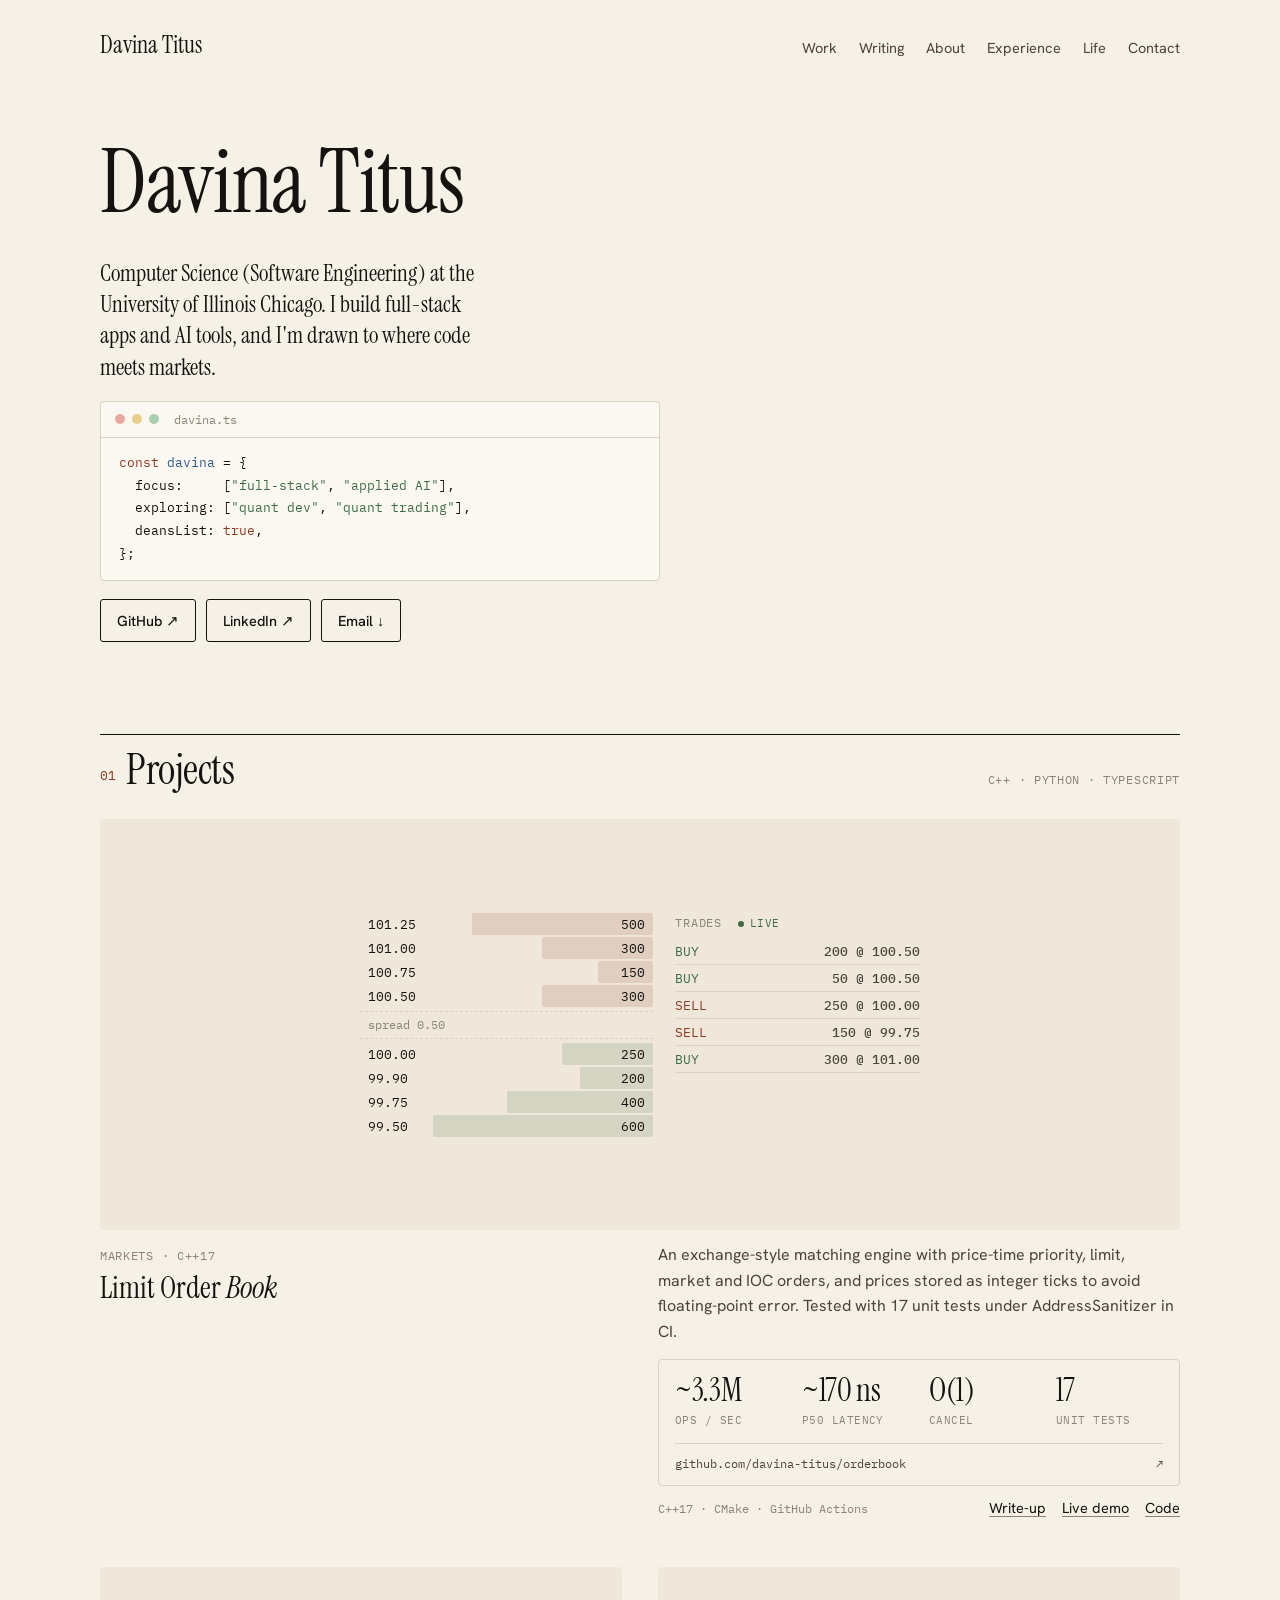
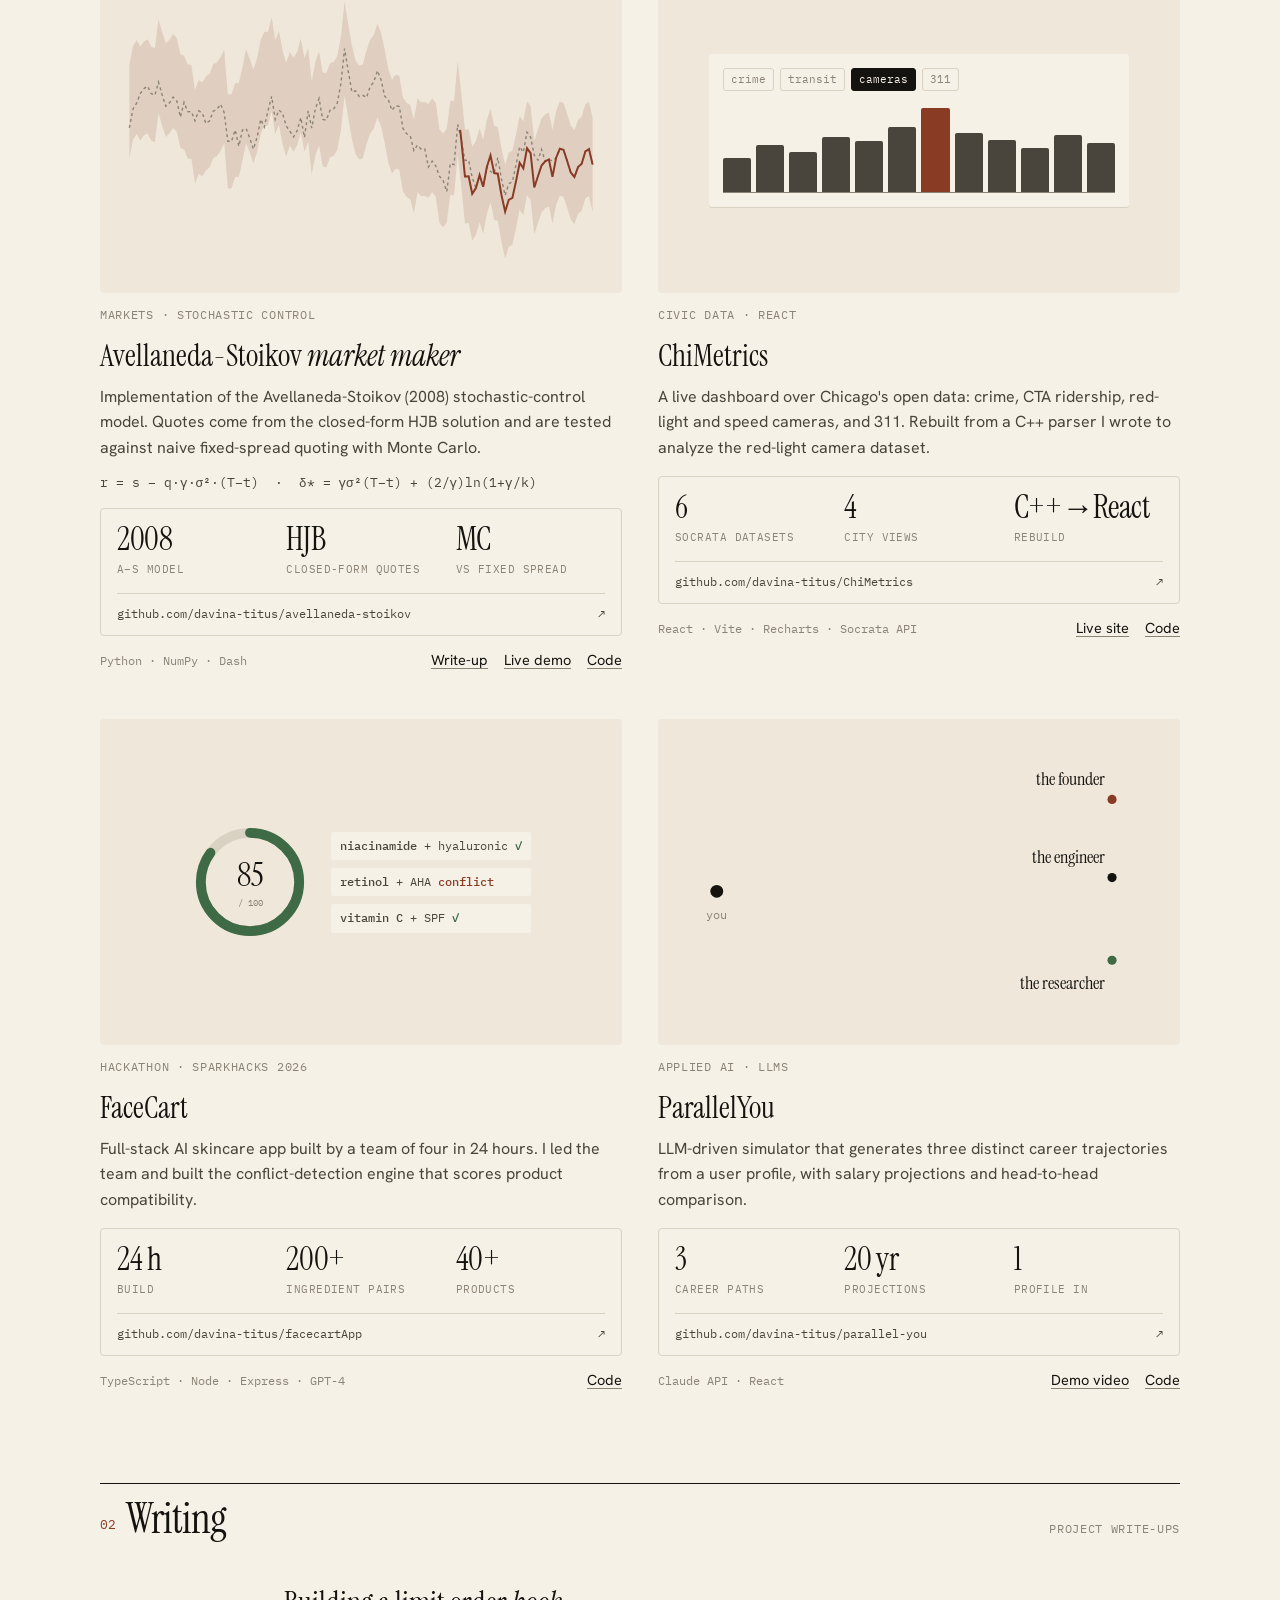
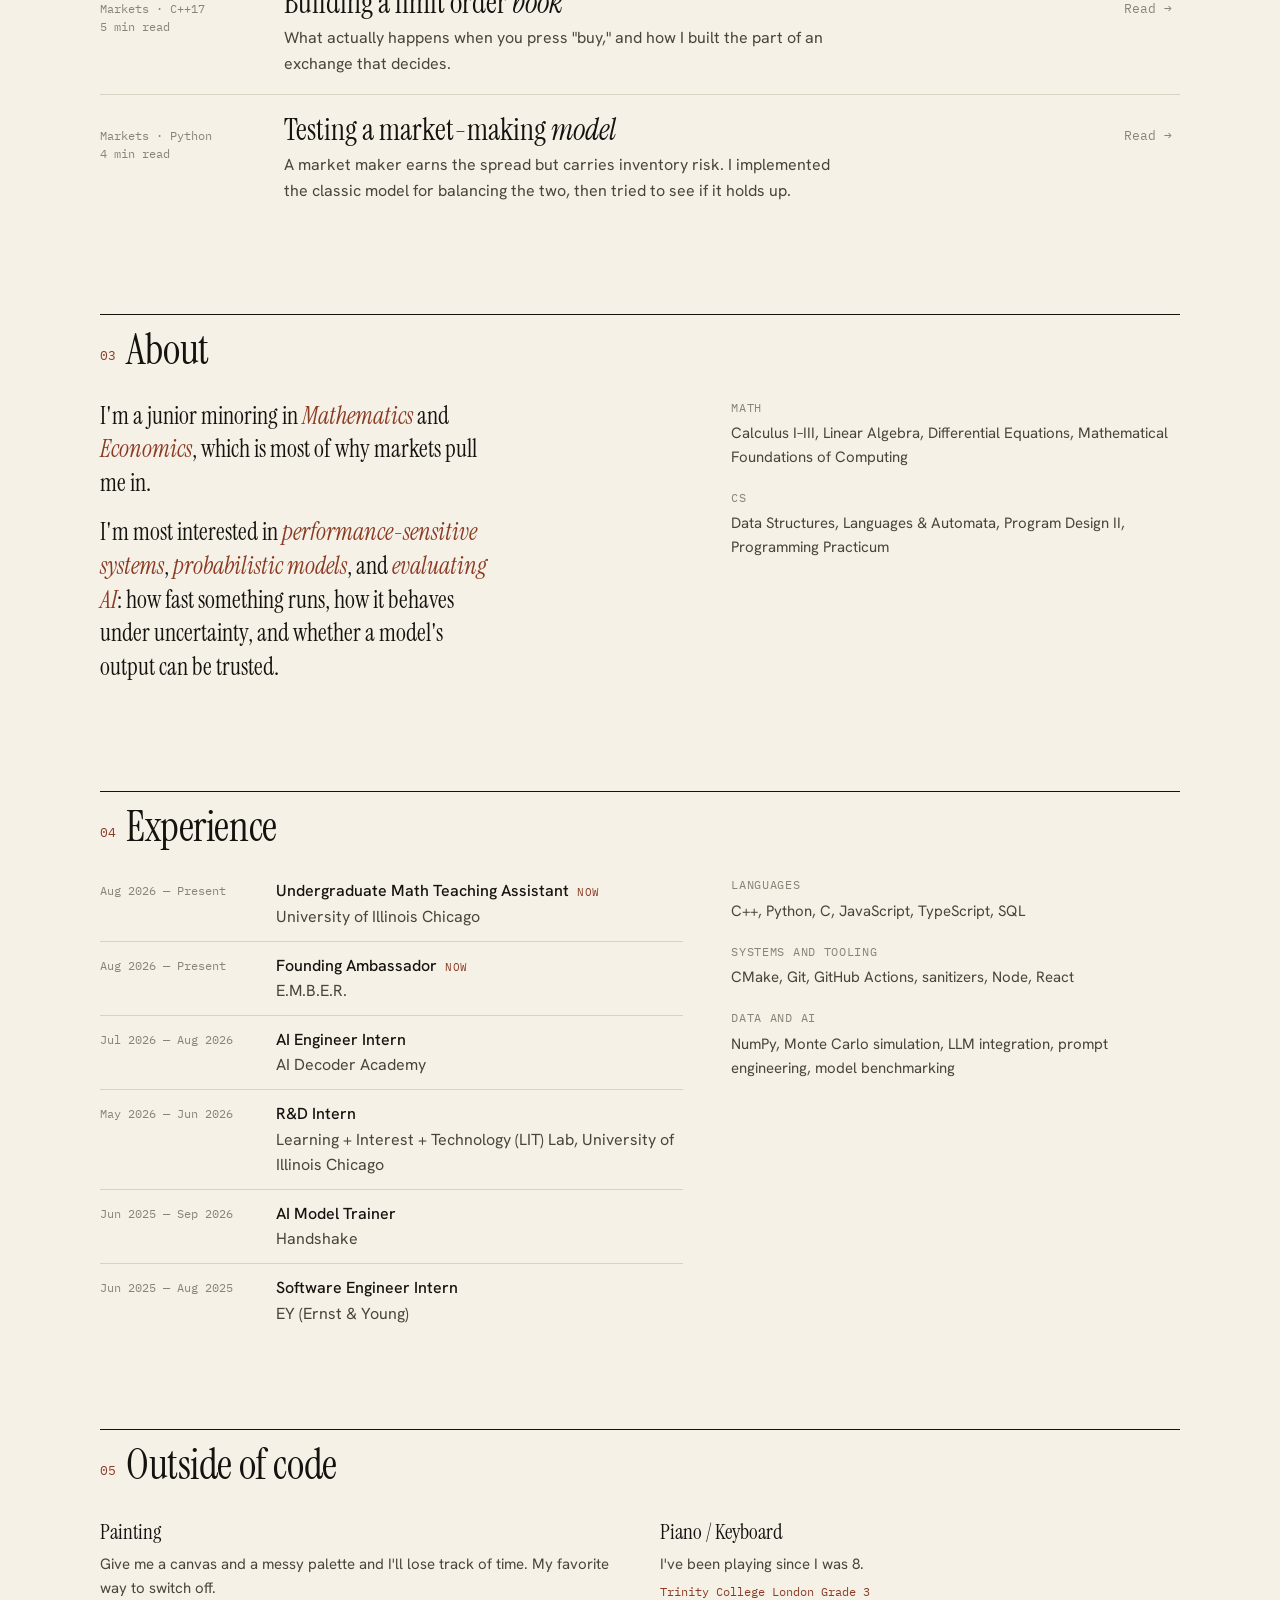
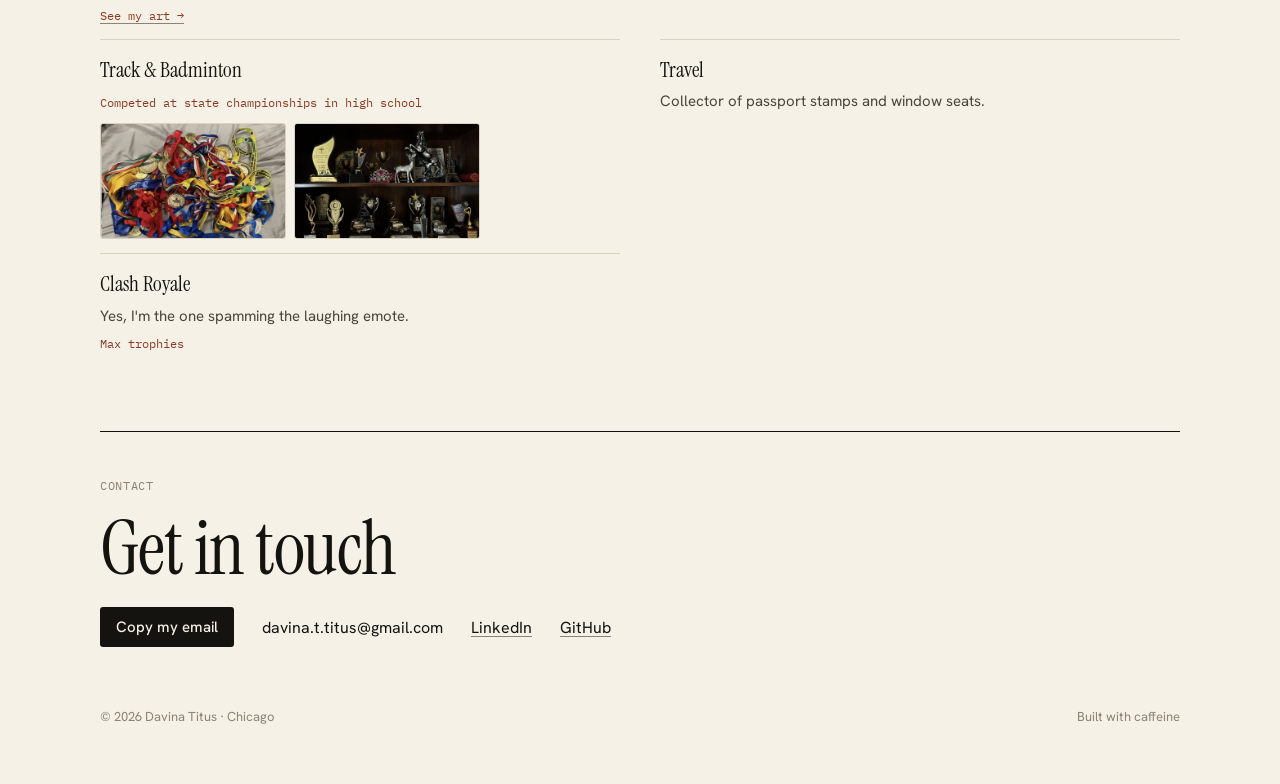
<file: index.html>
<!doctype html>
<html lang="en">
<head>
<meta charset="utf-8">
<meta name="viewport" content="width=device-width, initial-scale=1, viewport-fit=cover">
<meta name="description" content="Davina Titus: Computer Science (Software Engineering) student at the University of Illinois Chicago building full-stack apps, AI tools and trading systems.">
<meta property="og:type" content="website">
<meta property="og:title" content="Davina Titus">
<meta property="og:description" content="Software engineer, quant-curious. CS at the University of Illinois Chicago: C++ order book, market-making model, full-stack and AI projects.">
<meta property="og:url" content="https://davinatitus.com/">
<meta property="og:image" content="https://davinatitus.com/og.png">
<meta property="og:image:width" content="1200">
<meta property="og:image:height" content="630">
<meta name="twitter:card" content="summary_large_image">
<link rel="icon" href="favicon.svg" type="image/svg+xml"> 
<title>Davina Titus</title>
<meta name="claude:viewport-fit-sides" content="cover">
<link rel="preconnect" href="https://fonts.googleapis.com">
<link rel="stylesheet" href="https://fonts.googleapis.com/css2?family=Instrument+Serif:ital@0;1&family=Hanken+Grotesk:wght@400;500;600&family=IBM+Plex+Mono:wght@400;500&display=swap">
<style>
/* Layout: personal editorial portfolio. Work first: a grid of project "plates" (live-drawn previews of each project) under oversized serif titles; then a first-person about, a compact timeline, and a big contact sign-off. Light ivory only, by choice. */
:root{
  --paper:#f6f1e7; --plate:#efe8da; --plate-2:#e7dfcd; --ink:#15130f; --ink-2:#4a453c; --ink-3:#8a8376; --rule:#d9d1c1;
  --mark:#8a3b24; --mark-soft:rgba(138,59,36,.14); --green:#3f6a46; --green-soft:rgba(63,106,70,.16);
  --serif:"Instrument Serif", "Iowan Old Style", "Palatino Linotype", Georgia, serif;
  --sans:"Hanken Grotesk", "Helvetica Neue", Arial, sans-serif;
  --mono:"IBM Plex Mono", ui-monospace, Menlo, monospace;
  color-scheme:light;
}
*{box-sizing:border-box}
html{scroll-behavior:smooth}
body{background:var(--paper);color:var(--ink);font-family:var(--sans);font-size:16px;line-height:1.6;
  padding-left:max(20px,env(safe-area-inset-left,0px));padding-right:max(20px,env(safe-area-inset-right,0px));-webkit-font-smoothing:antialiased}
a{color:inherit;text-decoration:underline;text-decoration-thickness:1px;text-underline-offset:3px;text-decoration-color:var(--ink-3)}
a:hover{text-decoration-color:var(--mark);color:var(--mark)}
a:focus-visible,button:focus-visible{outline:2px solid var(--ink);outline-offset:3px}
.page{max-width:1080px;margin:0 auto}
.label{font-family:var(--mono);font-size:11.5px;letter-spacing:.06em;text-transform:uppercase;color:var(--ink-3)}

/* masthead */
.mast{display:flex;justify-content:space-between;align-items:baseline;gap:16px;flex-wrap:wrap;padding-block:18px;position:sticky;top:env(safe-area-inset-top,0px);z-index:15;background:var(--paper);transition:box-shadow .3s}
.mast.stuck{box-shadow:0 1px 0 var(--rule)}
body::before{content:"";position:fixed;inset:0 0 auto;height:env(safe-area-inset-top,0px);z-index:16;background:var(--paper)}
section,.contact{scroll-margin-top:84px}
.mast .me{font-family:var(--serif);font-size:24px;text-decoration:none}
.mast nav{display:flex;gap:22px;flex-wrap:wrap;font-size:14.5px}
.mast nav a{text-decoration:none;color:var(--ink-2)}
.mast nav a:hover{color:var(--mark)}

/* hero */
.hero{padding-block:56px 64px}
h1{font-family:var(--serif);font-weight:400;font-size:clamp(48px,7vw,88px);line-height:1;letter-spacing:-.015em;margin:0}
h1 em{font-style:italic;color:var(--mark)}
.intro{display:flex;flex-direction:column;gap:18px;margin-top:32px}
.intro .hlinks{font-family:var(--sans);font-size:15px;color:var(--ink-2);margin:0}
.boxes{display:flex;flex-wrap:wrap;gap:10px}
.box{display:inline-flex;align-items:center;gap:6px;padding:9px 16px;border:1px solid var(--ink);border-radius:3px;font-size:14.5px;font-weight:500;text-decoration:none;color:var(--ink);background:transparent;transition:background .15s,color .15s}
.box:hover{background:var(--ink);color:var(--paper);text-decoration:none}
.intro p{font-family:var(--serif);font-size:clamp(19px,1.9vw,23px);line-height:1.35;margin:0;max-width:34ch}
.now{border-left:1px solid var(--ink);padding-left:18px;font-size:15px;color:var(--ink-2)}
.now .label{display:block;margin-bottom:6px;color:var(--mark)}
.now p{font-family:var(--sans);font-size:15px;line-height:1.55;margin:0 0 6px}

.sub{font-family:var(--mono);font-size:13.5px;color:var(--ink-2);margin:14px 0 0}
.cmt{font-family:var(--mono);font-size:13px;color:var(--mark);margin:0}
.spec{font-family:var(--mono);font-size:12px;color:var(--ink);background:var(--plate);padding:6px 10px;border-radius:3px;margin:0;overflow-wrap:anywhere}
.tile.wide .body > *,.tile > *{min-width:0}
@media (max-width:560px){.mast{padding-block:12px;gap:6px 16px}.mast .me{font-size:20px}.mast nav{gap:14px;font-size:14px}}
.eq{font-family:var(--mono);font-size:12.5px;color:var(--ink-2);margin:0}
.tl p{margin:4px 0 0;color:var(--ink-2);font-size:14.5px}
.code{background:#fbf8f2;border:1px solid var(--rule);border-radius:4px;overflow:hidden;max-width:560px}
.code-bar{display:flex;align-items:center;gap:7px;padding:8px 14px;border-bottom:1px solid var(--rule)}
.code-bar i{width:10px;height:10px;border-radius:50%;display:inline-block}
.code-bar i:nth-child(1){background:#e9a9a0}.code-bar i:nth-child(2){background:#e8cf8a}.code-bar i:nth-child(3){background:#a9cfae}
.code-bar span{margin-left:8px;font-family:var(--mono);font-size:12px;color:var(--ink-3)}
.code pre{margin:0;padding:14px 18px;font-family:var(--mono);font-size:13px;line-height:1.75;overflow-x:auto;color:var(--ink)}
.k{color:var(--mark)}.s{color:var(--green)}.p{color:#2f5a86}
.beyond{display:grid;grid-template-columns:repeat(2,minmax(0,1fr));gap:0 40px}
.beyond > div{padding:14px 0;border-top:1px solid var(--rule);min-width:0}
.beyond > div:nth-child(-n+2){border-top:0;padding-top:2px}
.beyond h3{font-family:var(--serif);font-weight:400;font-size:21px;margin:0 0 2px}
.beyond p{margin:0;color:var(--ink-2);font-size:15px}
.beyond .medals{display:flex;gap:8px;margin-top:10px;max-width:380px}
.beyond .medal{display:block;flex:1;min-width:0;width:100%;aspect-ratio:16/10;object-fit:cover;border-radius:3px;border:1px solid var(--rule)}
.beyond .ach{font-family:var(--mono);font-size:12px;color:var(--mark);margin-top:6px}
@media (max-width:560px){.beyond{grid-template-columns:1fr}.beyond > div:nth-child(2){border-top:1px solid var(--rule);padding-top:14px}}
/* section heads */
.shead{display:flex;justify-content:space-between;align-items:baseline;gap:16px;flex-wrap:wrap;border-top:1px solid var(--ink);padding-top:14px;margin-bottom:28px}
.shead .cm-l{font-family:var(--mono);font-size:13px;color:var(--mark);margin-right:10px;letter-spacing:0;vertical-align:4px}
h2{font-family:var(--serif);font-weight:400;font-size:clamp(30px,3.6vw,42px);line-height:1;margin:0;letter-spacing:-.01em}
h2 em{font-style:italic}
section{padding-block:28px 64px}

/* work grid */
.work{display:grid;grid-template-columns:repeat(2,minmax(0,1fr));gap:48px 36px}
.tile{min-width:0;display:flex;flex-direction:column;gap:12px}
.tile.wide{grid-column:1 / -1}
.plate{background:var(--plate);border-radius:4px;aspect-ratio:16 / 10;max-width:100%;position:relative;overflow:hidden;display:flex;align-items:center;justify-content:center;padding:22px}
.tile.wide .plate{aspect-ratio:21 / 8}
.tile h3{font-family:var(--serif);font-weight:400;font-size:clamp(24px,2.4vw,30px);line-height:1.05;margin:4px 0 0}
.tile h3 em{font-style:italic}
.tile p{margin:0;color:var(--ink-2);max-width:60ch}
.tline{display:flex;justify-content:space-between;align-items:baseline;gap:8px 20px;flex-wrap:wrap}
.stack{font-family:var(--mono);font-size:12px;color:var(--ink-3)}
.links{display:flex;gap:16px;font-size:14.5px}
.tile.wide .body{display:grid;grid-template-columns:minmax(0,1fr) minmax(0,1fr);gap:12px 36px;align-items:start}

/* plate: order book */
.ob{width:min(100%,560px);display:grid;grid-template-columns:minmax(0,1.2fr) minmax(0,1fr);gap:22px;font-family:var(--mono);font-size:12.5px;font-variant-numeric:tabular-nums}
.lad .r{display:grid;grid-template-columns:1fr 1fr;padding:2px 8px;position:relative}
.lad .r span{position:relative;z-index:1}.lad .r span:last-child{text-align:right}
.lad .r i{position:absolute;top:1px;bottom:1px;right:0;z-index:0;border-radius:2px}
.lad .a span:first-child{color:var(--mark)} .lad .a i{background:var(--mark-soft)}
.lad .b span:first-child{color:var(--green)} .lad .b i{background:var(--green-soft)}
.lad .sp{padding:4px 8px;margin:3px 0;border-block:1px dashed var(--rule);color:var(--ink-3);font-size:11.5px}
.tape .t{display:flex;justify-content:space-between;padding:3px 0;border-bottom:1px solid var(--rule);color:var(--ink-2)}
.tape .t b{font-weight:500}.tape .t .bu{color:var(--green)}.tape .t .se{color:var(--mark)}
.tape .label{display:inline-block;margin:0 8px 6px 0}

/* plate: market maker */
.mm{width:100%;height:100%}
.mm svg{width:100%;height:100%;display:block}

/* plate: chimetrics */
.cm{width:min(100%,420px);background:var(--paper);border-radius:3px;padding:14px;box-shadow:0 1px 0 var(--rule)}
.cm .tabs{display:flex;gap:6px;margin-bottom:12px}
.cm .tabs span{font-family:var(--mono);font-size:10.5px;padding:2px 7px;border-radius:3px;color:var(--ink-3);border:1px solid var(--rule)}
.cm .tabs span.on{background:var(--ink);color:var(--paper);border-color:var(--ink)}
.cm .bars{display:flex;align-items:flex-end;gap:5px;height:90px;border-bottom:1px solid var(--ink-3)}
.cm .bars i{flex:1;background:var(--ink-2);border-radius:2px 2px 0 0}
.cm .bars i.hl{background:var(--mark)}

/* plate: facecart */
.fc{display:flex;align-items:center;gap:22px}
.ring{width:118px;height:118px;flex:none}
.fc .pairs{display:flex;flex-direction:column;gap:8px;font-family:var(--mono);font-size:11.5px}
.fc .pairs span{background:var(--paper);padding:5px 9px;border-radius:3px;color:var(--ink-2)}
.fc .pairs span b{font-weight:500}.fc .bad{color:var(--mark)}.fc .ok{color:var(--green)}

/* plate: parallelyou */
.py{width:100%;height:100%}
.py svg{width:100%;height:100%;display:block}

/* about */
.about{display:grid;grid-template-columns:minmax(0,1.3fr) minmax(0,1fr);gap:48px}
.about .prose p{font-family:var(--serif);font-size:clamp(20px,2vw,24px);line-height:1.4;margin:0 0 16px;max-width:36ch}
.about .prose p em{color:var(--mark)}
.offline{list-style:none;margin:0;padding:0}
.offline li{display:grid;grid-template-columns:120px minmax(0,1fr);gap:16px;padding:10px 0;border-top:1px solid var(--rule);font-size:15px}
.offline li:first-child{border-top:0;padding-top:4px}
.offline b{font-family:var(--serif);font-weight:400;font-size:19px;line-height:1.3}
.offline span{color:var(--ink-2)}

/* experience + toolkit */
.split{display:grid;grid-template-columns:minmax(0,1.3fr) minmax(0,1fr);gap:48px}
.tl{list-style:none;margin:0;padding:0}
.tl li{display:grid;grid-template-columns:160px minmax(0,1fr);gap:16px;padding:11px 0;border-top:1px solid var(--rule)}
.tl li:first-child{border-top:0;padding-top:2px}
.tl .when{font-family:var(--mono);font-size:12px;color:var(--ink-3);padding-top:3px;font-variant-numeric:tabular-nums}
.tl b{font-weight:500}
.tl span{color:var(--ink-2)}
.tl .cur{font-family:var(--mono);font-size:10.5px;color:var(--mark);margin-left:8px;text-transform:uppercase;letter-spacing:.06em}
.kit h3{font-family:var(--serif);font-weight:400;font-size:22px;margin:0 0 6px}
.kit p{margin:0 0 20px;color:var(--ink-2);font-size:15px}
.kit .label{display:block;margin-bottom:4px}

/* contact */
.contact{padding-block:40px 32px;border-top:1px solid var(--ink)}
.contact .big{font-family:var(--serif);font-size:clamp(42px,6vw,76px);line-height:.95;margin:16px 0 22px;letter-spacing:-.02em}
.contact .big em{font-style:italic;color:var(--mark)}
.crow{display:flex;flex-wrap:wrap;gap:12px 28px;align-items:center;font-size:16px}
.copy{background:var(--ink);color:var(--paper);border:0;border-radius:3px;padding:10px 16px;font:500 15px var(--sans);cursor:pointer}
.copy:hover{background:var(--mark)}
footer{display:flex;justify-content:space-between;flex-wrap:wrap;gap:8px;padding-block:28px 48px;font-size:13px;color:var(--ink-3)}

@media (max-width:860px){
  .intro,.about,.split,.tile.wide .body{grid-template-columns:1fr;gap:28px}
  .tile.wide .body{gap:12px}
  .work{grid-template-columns:1fr;gap:44px}
  .tile.wide .plate{aspect-ratio:16 / 10}
  .hero{padding-block:36px 48px}
}
@media (max-width:520px){
  .ob{grid-template-columns:1fr}.ob .tape{display:none}
  .offline li,.tl li{grid-template-columns:1fr;gap:2px}
  .fc{flex-direction:column;gap:12px}
  .plate{padding:14px}
}
/* hover polish (always on, motion-light) */
.mast nav a{background:linear-gradient(currentColor,currentColor) 0 100% / 0 1px no-repeat;padding-bottom:2px;transition:background-size .25s ease,color .2s}
.mast nav a:hover,.mast nav a.active{background-size:100% 1px}
.mast nav a.active{color:var(--mark)}
.shead h2{transition:background-color .6s}
.shead h2.ping{animation:ping 1.4s ease}
@keyframes ping{0%,40%{background-color:var(--mark-soft)}100%{background-color:transparent}}
/* live previews */
.cm .bars i{transition:height .6s cubic-bezier(.2,.7,.2,1),background .4s}
.cm .tabs span{transition:background .3s,color .3s,border-color .3s}
/* hover peek */
.peek{position:absolute;left:0;right:0;bottom:0;z-index:2;display:flex;justify-content:space-between;align-items:center;gap:12px;flex-wrap:wrap;padding:12px 16px;background:var(--ink);color:var(--paper);transform:translateY(101%);transition:transform .35s cubic-bezier(.2,.7,.2,1)}
.peek .stack{color:#cfc6b4}
.peek a{color:var(--paper);text-decoration-color:#8a8376;font-size:14px}
.peek a:hover{color:#f3c9b6}
.peek .links{display:flex;gap:16px}
.tile:hover .peek{transform:none}
/* copy toast */
.crow{position:relative}
.toast{position:absolute;left:0;bottom:calc(100% + 10px);font-family:var(--mono);font-size:12.5px;background:var(--ink);color:var(--paper);padding:6px 12px;border-radius:3px;opacity:0;transform:translateY(8px);pointer-events:none;transition:opacity .25s,transform .25s cubic-bezier(.2,.7,.2,1)}
.toast.show{opacity:1;transform:none}
.plate{transition:transform .35s cubic-bezier(.2,.7,.2,1),background .3s;transform:perspective(900px) rotateX(var(--rx,0deg)) rotateY(var(--ry,0deg)) translateY(var(--lift,0px))}
.tile:hover .plate{--lift:-4px;background:var(--plate-2)}
.plate.tilting{transition:transform .08s linear,background .3s}
.plate::after{content:"";position:absolute;inset:0;pointer-events:none;opacity:0;transition:opacity .3s;background:radial-gradient(260px circle at var(--mx,50%) var(--my,50%),rgba(255,255,255,.55),transparent 60%)}
.tile:hover .plate::after{opacity:1}
/* scroll progress */
.progress{position:fixed;top:env(safe-area-inset-top,0px);left:0;height:2px;width:100%;background:var(--mark);transform-origin:0 50%;transform:scaleX(var(--p,0));z-index:20;pointer-events:none}
/* split-letter name */
h1 .ch{display:inline-block;will-change:transform}
h1 .wd{display:inline-block;white-space:nowrap}
/* live order book */
.lad .r i{transition:width .6s cubic-bezier(.2,.7,.2,1)}
.lad .r.flash span:last-child{color:var(--mark)}
.tape .t.new{animation:tick .6s cubic-bezier(.2,.7,.2,1)}
@keyframes tick{from{opacity:0;transform:translateY(-8px);background:var(--mark-soft)}to{opacity:1;transform:none;background:transparent}}
.live{display:inline-flex;align-items:center;gap:6px;font-family:var(--mono);font-size:10.5px;letter-spacing:.06em;text-transform:uppercase;color:var(--green)}
.live::before{content:"";width:6px;height:6px;border-radius:50%;background:var(--green);animation:pulse 1.6s infinite}
@keyframes pulse{50%{opacity:.25}}
/* magnetic buttons */
.box,.copy{transition:transform .25s cubic-bezier(.2,.7,.2,1),background .15s,color .15s}
.tile h3{transition:color .2s}
.tile:hover h3{color:var(--mark)}
.links a,.box{transition:color .2s,background .15s,text-decoration-color .2s}
.beyond > div{transition:transform .25s ease}
.beyond > div:hover{transform:translateX(4px)}
.tl li{transition:background .2s}
.tl li:hover{background:linear-gradient(90deg,var(--mark-soft),transparent 70%)}

@media (prefers-reduced-motion:no-preference){
  /* page load: name, intro, code card, buttons arrive in sequence */
  h1{animation:rise .9s cubic-bezier(.2,.7,.2,1) both}
  .intro > *{animation:rise .8s cubic-bezier(.2,.7,.2,1) both}
  .intro > :nth-child(1){animation-delay:.12s}
  .intro > :nth-child(2){animation-delay:.24s}
  .intro > :nth-child(3){animation-delay:.36s}
  .mast{animation:fade .8s both}
  @keyframes rise{from{transform:translateY(14px);opacity:.001}to{transform:none;opacity:1}}
  @keyframes fade{from{opacity:.001}to{opacity:1}}
  /* code card: lines type in */
  .code pre{animation:type 1.1s .5s steps(6,end) both}
  @keyframes type{from{clip-path:inset(0 0 100% 0)}to{clip-path:inset(0 0 0 0)}}

  /* scroll: sections and tiles settle in as they enter view (browsers without scroll timelines just show everything) */
  @supports (animation-timeline: view()){
    @keyframes settle{from{opacity:.001;transform:translateY(28px)}to{opacity:1;transform:none}}

    /* project previews come alive */
    .lad .r i{transform-origin:right;animation:grow linear both;animation-timeline:view();animation-range:entry 20% cover 40%}
    @keyframes grow{from{transform:scaleX(0)}to{transform:none}}
    .tape .t{animation:settle linear both;animation-timeline:view();animation-range:entry 30% cover 45%}
    .cm .bars i{transform-origin:bottom;animation:rise-bar linear both;animation-timeline:view();animation-range:entry 20% cover 45%}
    @keyframes rise-bar{from{transform:scaleY(.05)}to{transform:none}}
    .mm path.res,.py path{stroke-dasharray:1;stroke-dashoffset:1;animation:draw linear both;animation-timeline:view();animation-range:entry 15% cover 45%}
    @keyframes draw{to{stroke-dashoffset:0}}
    @keyframes ring{from{stroke-dasharray:0 314}to{stroke-dasharray:267 314}}
  }
}
/* clickable stat box: big numbers, whole box opens the GitHub repo */
.stats{display:block;text-decoration:none;color:var(--ink);border:1px solid var(--rule);border-radius:4px;padding:14px 16px 12px;margin-top:4px;background:transparent;
  transition:border-color .2s,background .2s,transform .25s cubic-bezier(.2,.7,.2,1)}
.stats:hover{border-color:var(--ink);background:var(--plate);transform:translateY(-2px);color:var(--ink)}
.stats:focus-visible{outline:2px solid var(--ink);outline-offset:3px}
.stats .nums{display:grid;grid-template-columns:repeat(4,minmax(0,1fr));gap:12px 20px}
.tile:not(.wide) .stats .nums{grid-template-columns:repeat(3,minmax(0,1fr))}
.stats .nums div{min-width:0}
.stats b{display:block;font-family:var(--serif);font-weight:400;font-size:clamp(24px,2.5vw,32px);line-height:1;letter-spacing:-.01em;font-variant-numeric:tabular-nums}
.stats .nums span{font-family:var(--mono);font-size:11px;letter-spacing:.04em;text-transform:uppercase;color:var(--ink-3)}
.stats .gh{display:flex;justify-content:space-between;align-items:center;gap:12px;margin-top:12px;padding-top:10px;border-top:1px solid var(--rule);
  font-family:var(--mono);font-size:12px;color:var(--ink-2)}
.stats .gh i{font-style:normal;transition:transform .2s}
.stats:hover .gh{color:var(--mark)}
.stats:hover .gh i{transform:translate(2px,-2px)}
@media (max-width:860px){.stats .nums{grid-template-columns:repeat(2,minmax(0,1fr))}}
/* writing list */
.writing{list-style:none;margin:0;padding:0}
.writing li{border-top:1px solid var(--rule)}
.writing li:first-child{border-top:0}
.writing a{display:grid;grid-template-columns:160px minmax(0,1fr) auto;gap:16px 24px;align-items:baseline;padding:18px 8px 18px 0;text-decoration:none;color:var(--ink);transition:background .2s}
.writing a:hover{background:linear-gradient(90deg,var(--mark-soft),transparent 70%);color:var(--ink)}
.writing .meta{font-family:var(--mono);font-size:12px;color:var(--ink-3);line-height:1.5}
.writing h3{font-family:var(--serif);font-weight:400;font-size:clamp(24px,2.4vw,30px);line-height:1.1;margin:0 0 6px;transition:color .2s}
.writing h3 em{font-style:italic}
.writing p{margin:0;color:var(--ink-2);max-width:62ch}
.writing .go{font-family:var(--mono);font-size:13px;color:var(--ink-3);white-space:nowrap;transition:color .2s,transform .2s}
.writing a:hover h3,.writing a:hover .go{color:var(--mark)}
.writing a:hover .go{transform:translateX(3px)}
@media (max-width:620px){.writing a{grid-template-columns:1fr;gap:4px}.writing .go{display:none}}
@media (max-width:430px){.mast nav{gap:12px;font-size:13.5px}}
</style>
</head>
<body>


<div class="page">
  <header class="mast">
    <a class="me" href="#top">Davina Titus</a>
    <nav aria-label="Sections"><a href="#work">Work</a><a href="#writing">Writing</a><a href="#about">About</a><a href="#path">Experience</a><a href="#beyond">Life</a><a href="#contact">Contact</a></nav>
  </header>

  <div class="hero" id="top">
    <h1>Davina Titus</h1>
    <div class="intro">
      <p>Computer Science (Software Engineering) at the University of Illinois Chicago. I build full-stack apps and AI tools, and I'm drawn to where code meets markets.</p>
      <div class="code" role="img" aria-label="Code card: focus on full-stack and applied AI; exploring quant dev and quant trading;">
        <div class="code-bar"><i></i><i></i><i></i><span>davina.ts</span></div>
<pre><span class="k">const</span> <span class="p">davina</span> = {
  focus:     [<span class="s">"full-stack"</span>, <span class="s">"applied AI"</span>],
  exploring: [<span class="s">"quant dev"</span>, <span class="s">"quant trading"</span>],
  deansList: <span class="k">true</span>,
};</pre>
      </div>
      <div class="boxes"><a class="box" href="https://github.com/davina-titus" target="_blank" rel="noopener">GitHub ↗</a><a class="box" href="https://www.linkedin.com/in/davina-titus/" target="_blank" rel="noopener">LinkedIn ↗</a><a class="box" href="#contact">Email ↓</a></div>
    </div>
  </div>

  <section id="work">
    <div class="shead"><h2><span class="cm-l">01</span>Projects</h2><span class="label">C++ · Python · TypeScript</span></div>
    <div class="work">

      <article class="tile wide">
        <div class="plate" role="img" aria-label="Preview of the order book: asks above, bids below, and a trade tape">
          <div class="ob">
            <div class="lad">
              <div class="r a"><i style="width:62%"></i><span>101.25</span><span>500</span></div>
              <div class="r a"><i style="width:38%"></i><span>101.00</span><span>300</span></div>
              <div class="r a"><i style="width:19%"></i><span>100.75</span><span>150</span></div>
              <div class="r a"><i style="width:38%"></i><span>100.50</span><span>300</span></div>
              <div class="sp">spread 0.50</div>
              <div class="r b"><i style="width:31%"></i><span>100.00</span><span>250</span></div>
              <div class="r b"><i style="width:25%"></i><span>99.90</span><span>200</span></div>
              <div class="r b"><i style="width:50%"></i><span>99.75</span><span>400</span></div>
              <div class="r b"><i style="width:75%"></i><span>99.50</span><span>600</span></div>
            </div>
            <div class="tape">
              <span class="label">Trades</span> <span class="live">live</span>
              <div class="t"><span class="bu">BUY</span><b>200 @ 100.50</b></div>
              <div class="t"><span class="bu">BUY</span><b>50 @ 100.50</b></div>
              <div class="t"><span class="se">SELL</span><b>250 @ 100.00</b></div>
              <div class="t"><span class="se">SELL</span><b>150 @ 99.75</b></div>
              <div class="t"><span class="bu">BUY</span><b>300 @ 101.00</b></div>
            </div>
          </div>
        </div>
        <div class="body">
          <div>
            <span class="label">Markets · C++17</span>
            <h3>Limit Order <em>Book</em></h3>
          </div>
          <div style="display:flex;flex-direction:column;gap:10px">
            <p>An exchange-style matching engine with price-time priority, limit, market and IOC orders, and prices stored as integer ticks to avoid floating-point error. Tested with 17 unit tests under AddressSanitizer in CI.</p>
            <a class="stats" href="https://github.com/davina-titus/orderbook" target="_blank" rel="noopener">
              <div class="nums">
                <div><b>~3.3M</b><span>ops / sec</span></div>
                <div><b>~170 ns</b><span>p50 latency</span></div>
                <div><b>O(1)</b><span>cancel</span></div>
                <div><b>17</b><span>unit tests</span></div>
              </div>
              <span class="gh"><span>github.com/davina-titus/orderbook</span><i>↗</i></span>
            </a>
            <div class="tline"><span class="stack">C++17 · CMake · GitHub Actions</span><span class="links"><a href="orderbook.html">Write-up</a><a href="https://courageous-frangollo-012c00.netlify.app" target="_blank" rel="noopener">Live demo</a><a href="https://github.com/davina-titus/orderbook" target="_blank" rel="noopener">Code</a></span></div>
          </div>
        </div>
      </article>

      <article class="tile">
        <div class="plate" role="img" aria-label="Preview of the market-making simulation: mid price with the A-S quote band around the reservation price">
          <div class="mm">
            <svg viewBox="0 0 520 180" preserveAspectRatio="none" aria-hidden="true">
              <path d="M8.0 116.9 L12.0 121.7 L16.1 124.1 L20.1 119.1 L24.1 120.8 L28.2 121.3 L32.2 127.0 L36.2 123.4 L40.3 122.9 L44.3 121.7 L48.3 124.0 L52.4 109.4 L56.4 105.0 L60.4 114.7 L64.4 106.8 L68.5 111.3 L72.5 117.4 L76.5 119.0 L80.6 118.4 L84.6 105.4 L88.6 102.0 L92.7 100.1 L96.7 105.2 L100.7 106.3 L104.8 97.0 L108.8 96.0 L112.8 99.2 L116.9 102.3 L120.9 109.8 L124.9 123.5 L129.0 112.5 L133.0 114.4 L137.0 108.4 L141.1 91.0 L145.1 86.0 L149.1 86.3 L153.2 98.9 L157.2 96.1 L161.2 98.5 L165.2 107.6 L169.3 107.6 L173.3 86.7 L177.3 69.8 L181.4 65.1 L185.4 72.9 L189.4 62.4 L193.5 70.8 L197.5 73.2 L201.5 86.5 L205.6 78.9 L209.6 76.4 L213.6 76.1 L217.7 79.5 L221.7 71.7 L225.7 77.6 L229.8 67.6 L233.8 51.3 L237.8 58.2 L241.9 50.7 L245.9 49.6 L249.9 50.6 L254.0 41.5 L258.0 30.5 L262.0 31.1 L266.0 42.0 L270.1 50.9 L274.1 48.0 L278.1 56.0 L282.2 58.8 L286.2 56.6 L290.2 54.7 L294.3 54.9 L298.3 45.2 L302.3 50.0 L306.4 61.9 L310.4 49.0 L314.4 54.1 L318.5 40.3 L322.5 35.4 L326.5 44.0 L330.6 43.7 L334.6 42.3 L338.6 44.7 L342.7 37.9 L346.7 39.8 L350.7 50.4 L354.8 43.7 L358.8 38.2 L362.8 42.9 L366.8 33.8 L370.9 35.2 L374.9 37.7 L378.9 35.9 L383.0 30.7 L387.0 30.6 L391.0 33.7 L395.1 27.2 L399.1 23.0 L403.1 23.8 L407.2 8.0 L411.2 12.1 L415.2 12.9 L419.3 20.8 L423.3 20.8 L427.3 25.9 L431.4 24.0 L435.4 30.2 L439.4 32.2 L443.5 30.4 L447.5 26.0 L451.5 18.3 L455.6 15.8 L459.6 22.1 L463.6 23.5 L467.6 15.4 L471.7 19.4 L475.7 19.9 L479.7 16.6 L483.8 16.1 L487.8 19.6 L491.8 20.6 L495.9 15.6 L499.9 22.2 L503.9 25.0 L508.0 30.7 L512.0 36.4 L512.0 71.1 L508.0 65.6 L503.9 59.9 L499.9 57.2 L495.9 50.7 L491.8 55.8 L487.8 54.9 L483.8 51.5 L479.7 52.1 L475.7 55.4 L471.7 55.0 L467.6 51.1 L463.6 59.3 L459.6 58.0 L455.6 51.8 L451.5 54.4 L447.5 62.2 L443.5 66.6 L439.4 68.5 L435.4 66.6 L431.4 60.5 L427.3 62.5 L423.3 57.5 L419.3 57.6 L415.2 49.7 L411.2 49.0 L407.2 45.0 L403.1 60.9 L399.1 60.2 L395.1 64.5 L391.0 71.1 L387.0 68.0 L383.0 68.2 L378.9 73.5 L374.9 75.4 L370.9 73.0 L366.8 71.6 L362.8 80.8 L358.8 76.2 L354.8 81.9 L350.7 88.6 L346.7 78.1 L342.7 76.3 L338.6 83.2 L334.6 80.8 L330.6 82.3 L326.5 82.7 L322.5 74.2 L318.5 79.2 L314.4 93.1 L310.4 88.1 L306.4 101.1 L302.3 89.2 L298.3 84.5 L294.3 94.3 L290.2 94.2 L286.2 96.2 L282.2 98.4 L278.1 95.7 L274.1 87.9 L270.1 90.9 L266.0 82.1 L262.0 71.2 L258.0 70.7 L254.0 81.8 L249.9 90.9 L245.9 90.0 L241.9 91.3 L237.8 98.8 L233.8 92.0 L229.8 108.4 L225.7 118.5 L221.7 112.6 L217.7 120.5 L213.6 117.2 L209.6 117.6 L205.6 120.2 L201.5 127.9 L197.5 114.7 L193.5 112.4 L189.4 104.0 L185.4 114.6 L181.4 106.9 L177.3 111.7 L173.3 128.7 L169.3 149.7 L165.2 149.8 L161.2 140.7 L157.2 138.5 L153.2 141.4 L149.1 128.8 L145.1 128.6 L141.1 133.7 L137.0 151.2 L133.0 157.3 L129.0 155.4 L124.9 166.5 L120.9 153.0 L116.9 145.5 L112.8 142.5 L108.8 139.4 L104.8 140.5 L100.7 149.9 L96.7 148.9 L92.7 143.9 L88.6 145.8 L84.6 149.3 L80.6 162.4 L76.5 163.0 L72.5 161.6 L68.5 155.5 L64.4 151.1 L60.4 159.1 L56.4 149.5 L52.4 154.0 L48.3 168.7 L44.3 166.4 L40.3 167.7 L36.2 168.3 L32.2 172.0 L28.2 166.4 L24.1 166.0 L20.1 164.4 L16.1 169.4 L12.0 167.2 L8.0 162.4 Z" fill="rgba(138,59,36,.14)"></path>
              <path d="M8.0 139.7 L12.0 144.4 L16.1 146.7 L20.1 141.7 L24.1 143.4 L28.2 143.8 L32.2 149.5 L36.2 145.9 L40.3 145.3 L44.3 134.1 L48.3 126.5 L52.4 121.9 L56.4 117.5 L60.4 127.3 L64.4 128.9 L68.5 123.9 L72.5 120.7 L76.5 122.4 L80.6 122.0 L84.6 118.2 L88.6 123.9 L92.7 122.0 L96.7 118.2 L100.7 119.3 L104.8 118.8 L108.8 117.7 L112.8 120.8 L116.9 123.9 L120.9 123.0 L124.9 128.4 L129.0 125.8 L133.0 127.8 L137.0 129.8 L141.1 120.3 L145.1 123.0 L149.1 123.1 L153.2 120.2 L157.2 117.3 L161.2 119.6 L165.2 121.3 L169.3 121.3 L173.3 107.7 L177.3 97.9 L181.4 93.1 L185.4 93.7 L189.4 90.1 L193.5 91.6 L197.5 94.0 L201.5 107.2 L205.6 99.6 L209.6 97.0 L213.6 96.7 L217.7 100.0 L221.7 92.2 L225.7 91.9 L229.8 81.9 L233.8 77.6 L237.8 72.6 L241.9 71.0 L245.9 75.5 L249.9 81.9 L254.0 78.2 L258.0 72.4 L262.0 67.2 L266.0 67.3 L270.1 70.9 L274.1 73.0 L278.1 75.8 L282.2 78.6 L286.2 76.4 L290.2 69.7 L294.3 65.3 L298.3 60.3 L302.3 65.1 L306.4 72.7 L310.4 64.2 L314.4 73.6 L318.5 68.0 L322.5 67.0 L326.5 71.2 L330.6 74.6 L334.6 72.9 L338.6 71.3 L342.7 64.3 L346.7 66.0 L350.7 69.5 L354.8 62.8 L358.8 60.5 L362.8 65.0 L366.8 58.9 L370.9 54.1 L374.9 56.6 L378.9 57.5 L383.0 55.0 L387.0 54.6 L391.0 57.6 L395.1 50.8 L399.1 46.5 L403.1 47.0 L407.2 33.2 L411.2 34.9 L415.2 37.5 L419.3 45.1 L423.3 46.8 L427.3 51.5 L431.4 49.2 L435.4 51.7 L439.4 55.0 L443.5 52.9 L447.5 48.2 L451.5 38.9 L455.6 36.2 L459.6 42.3 L463.6 43.5 L467.6 36.1 L471.7 37.2 L475.7 37.6 L479.7 33.6 L483.8 33.8 L487.8 37.2 L491.8 38.6 L495.9 33.5 L499.9 39.7 L503.9 42.3 L508.0 47.9 L512.0 53.8" fill="none" stroke="#8a8376" stroke-width="1.4" stroke-dasharray="3 3" vector-effect="non-scaling-stroke"></path>
              <path class="res" pathLength="1" d="M8.0 139.7 L12.0 144.4 L16.1 146.7 L20.1 141.7 L24.1 143.4 L28.2 143.8 L32.2 149.5 L36.2 145.9 L40.3 145.3 L44.3 144.1 L48.3 146.4 L52.4 131.7 L56.4 127.3 L60.4 136.9 L64.4 128.9 L68.5 133.4 L72.5 139.5 L76.5 141.0 L80.6 140.4 L84.6 127.4 L88.6 123.9 L92.7 122.0 L96.7 127.0 L100.7 128.1 L104.8 118.8 L108.8 117.7 L112.8 120.8 L116.9 123.9 L120.9 131.4 L124.9 145.0 L129.0 134.0 L133.0 135.9 L137.0 129.8 L141.1 112.3 L145.1 107.3 L149.1 107.5 L153.2 120.2 L157.2 117.3 L161.2 119.6 L165.2 128.7 L169.3 128.6 L173.3 107.7 L177.3 90.8 L181.4 86.0 L185.4 93.7 L189.4 83.2 L193.5 91.6 L197.5 94.0 L201.5 107.2 L205.6 99.6 L209.6 97.0 L213.6 96.7 L217.7 100.0 L221.7 92.2 L225.7 98.0 L229.8 88.0 L233.8 71.6 L237.8 78.5 L241.9 71.0 L245.9 69.8 L249.9 70.7 L254.0 61.7 L258.0 50.6 L262.0 51.1 L266.0 62.0 L270.1 70.9 L274.1 68.0 L278.1 75.8 L282.2 78.6 L286.2 76.4 L290.2 74.4 L294.3 74.6 L298.3 64.9 L302.3 69.6 L306.4 81.5 L310.4 68.5 L314.4 73.6 L318.5 59.8 L322.5 54.8 L326.5 63.3 L330.6 63.0 L334.6 61.6 L338.6 63.9 L342.7 57.1 L346.7 58.9 L350.7 69.5 L354.8 62.8 L358.8 57.2 L362.8 61.8 L366.8 52.7 L370.9 54.1 L374.9 56.6 L378.9 54.7 L383.0 49.5 L387.0 49.3 L391.0 52.4 L395.1 45.8 L399.1 41.6 L403.1 42.3 L407.2 26.5 L411.2 30.6 L415.2 31.3 L419.3 39.2 L423.3 39.2 L427.3 44.2 L431.4 42.3 L435.4 48.4 L439.4 50.4 L443.5 48.5 L447.5 44.1 L451.5 36.4 L455.6 33.8 L459.6 40.1 L463.6 41.4 L467.6 33.3 L471.7 37.2 L475.7 37.6 L479.7 34.3 L483.8 33.8 L487.8 37.2 L491.8 38.2 L495.9 33.2 L499.9 39.7 L503.9 42.4 L508.0 48.2 L512.0 53.8" fill="none" stroke="#8a3b24" stroke-width="2" vector-effect="non-scaling-stroke"></path>
            </svg>
          </div>
        </div>
        <span class="label">Markets · stochastic control</span>
        <h3>Avellaneda-Stoikov <em>market maker</em></h3>
        <p>Implementation of the Avellaneda-Stoikov (2008) stochastic-control model. Quotes come from the closed-form HJB solution and are tested against naive fixed-spread quoting with Monte Carlo.</p>
        <p class="eq">r = s − q·γ·σ²·(T−t) &nbsp;·&nbsp; δ* = γσ²(T−t) + (2/γ)ln(1+γ/k)</p>
        <a class="stats" href="https://github.com/davina-titus/avellaneda-stoikov" target="_blank" rel="noopener">
          <div class="nums">
            <div><b>2008</b><span>A–S model</span></div>
            <div><b>HJB</b><span>closed-form quotes</span></div>
            <div><b>MC</b><span>vs fixed spread</span></div>
          </div>
          <span class="gh"><span>github.com/davina-titus/avellaneda-stoikov</span><i>↗</i></span>
        </a>
        <div class="tline"><span class="stack">Python · NumPy · Dash</span><span class="links"><a href="market-maker.html">Write-up</a><a href="https://stellar-faun-e1c90a.netlify.app" target="_blank" rel="noopener">Live demo</a><a href="https://github.com/davina-titus/avellaneda-stoikov" target="_blank" rel="noopener">Code</a></span></div>
      </article>

      <article class="tile">
        <div class="plate" role="img" aria-label="Preview of the ChiMetrics dashboard with tabs for crime, transit, cameras and 311">
          <div class="cm">
            <div class="tabs"><span>crime</span><span>transit</span><span class="on">cameras</span><span>311</span></div>
            <div class="bars"><i style="height:38%"></i><i style="height:52%"></i><i style="height:44%"></i><i style="height:61%"></i><i style="height:57%"></i><i style="height:72%"></i><i class="hl" style="height:94%"></i><i style="height:66%"></i><i style="height:58%"></i><i style="height:49%"></i><i style="height:63%"></i><i style="height:55%"></i></div>
          </div>
        </div>
        <span class="label">Civic data · React</span>
        <h3>ChiMetrics</h3>
        <p>A live dashboard over Chicago's open data: crime, CTA ridership, red-light and speed cameras, and 311. Rebuilt from a C++ parser I wrote to analyze the red-light camera dataset.</p>
        <a class="stats" href="https://github.com/davina-titus/ChiMetrics" target="_blank" rel="noopener">
          <div class="nums">
            <div><b>6</b><span>Socrata datasets</span></div>
            <div><b>4</b><span>city views</span></div>
            <div><b>C++→React</b><span>rebuild</span></div>
          </div>
          <span class="gh"><span>github.com/davina-titus/ChiMetrics</span><i>↗</i></span>
        </a>
        <div class="tline"><span class="stack">React · Vite · Recharts · Socrata API</span><span class="links"><a href="https://chi-metrics.vercel.app" target="_blank" rel="noopener">Live site</a><a href="https://github.com/davina-titus/ChiMetrics" target="_blank" rel="noopener">Code</a></span></div>
      </article>

      <article class="tile">
        <div class="plate" role="img" aria-label="Preview of FaceCart: a compatibility score ring and ingredient pair checks">
          <div class="fc">
            <svg class="ring" viewBox="0 0 120 120" aria-hidden="true">
              <circle cx="60" cy="60" r="50" fill="none" stroke="#d9d1c1" stroke-width="10"></circle>
              <circle class="arc" cx="60" cy="60" r="50" fill="none" stroke="#3f6a46" stroke-width="10" stroke-linecap="round" stroke-dasharray="267 314" transform="rotate(-90 60 60)"></circle>
              <text x="60" y="64" text-anchor="middle" font-family="Instrument Serif, Georgia, serif" font-size="34" fill="#15130f">85</text>
              <text x="60" y="84" text-anchor="middle" font-family="IBM Plex Mono, monospace" font-size="9" fill="#8a8376">/ 100</text>
            </svg>
            <div class="pairs">
              <span><b>niacinamide</b> + hyaluronic <b class="ok">✓</b></span>
              <span><b>retinol</b> + AHA <b class="bad">conflict</b></span>
              <span><b>vitamin C</b> + SPF <b class="ok">✓</b></span>
            </div>
          </div>
        </div>
        <span class="label">Hackathon · SparkHacks 2026</span>
        <h3>FaceCart</h3>
        <p>Full-stack AI skincare app built by a team of four in 24 hours. I led the team and built the conflict-detection engine that scores product compatibility.</p>
        <a class="stats" href="https://github.com/davina-titus/facecartApp" target="_blank" rel="noopener">
          <div class="nums">
            <div><b>24 h</b><span>build</span></div>
            <div><b>200+</b><span>ingredient pairs</span></div>
            <div><b>40+</b><span>products</span></div>
          </div>
          <span class="gh"><span>github.com/davina-titus/facecartApp</span><i>↗</i></span>
        </a>
        <div class="tline"><span class="stack">TypeScript · Node · Express · GPT-4</span><span class="links"><a href="https://github.com/davina-titus/facecartApp" target="_blank" rel="noopener">Code</a></span></div>
      </article>

      <article class="tile">
        <div class="plate" role="img" aria-label="Preview of ParallelYou: one starting point branching into three career timelines">
          <div class="py">
            <svg viewBox="0 0 520 300" preserveAspectRatio="xMidYMid meet" aria-hidden="true">
              <path pathLength="1" d="M40 160 C 160 160, 200 70, 470 60" fill="none" stroke="#8a3b24" stroke-width="2.2"></path>
              <path pathLength="1" d="M40 160 C 160 160, 220 150, 470 145" fill="none" stroke="#15130f" stroke-width="2.2"></path>
              <path pathLength="1" d="M40 160 C 160 160, 200 240, 470 235" fill="none" stroke="#3f6a46" stroke-width="2.2"></path>
              <circle cx="40" cy="160" r="7" fill="#15130f"></circle>
              <circle cx="470" cy="60" r="5" fill="#8a3b24"></circle><circle cx="470" cy="145" r="5" fill="#15130f"></circle><circle cx="470" cy="235" r="5" fill="#3f6a46"></circle>
              <text x="40" y="190" text-anchor="middle" font-family="IBM Plex Mono, monospace" font-size="13" fill="#8a8376">you</text>
              <text x="462" y="44" text-anchor="end" font-family="Instrument Serif, Georgia, serif" font-size="20" fill="#15130f">the founder</text>
              <text x="462" y="129" text-anchor="end" font-family="Instrument Serif, Georgia, serif" font-size="20" fill="#15130f">the engineer</text>
              <text x="462" y="266" text-anchor="end" font-family="Instrument Serif, Georgia, serif" font-size="20" fill="#15130f">the researcher</text>
            </svg>
          </div>
        </div>
        <span class="label">Applied AI · LLMs</span>
        <h3>ParallelYou</h3>
        <p>LLM-driven simulator that generates three distinct career trajectories from a user profile, with salary projections and head-to-head comparison.</p>
        <a class="stats" href="https://github.com/davina-titus/parallel-you" target="_blank" rel="noopener">
          <div class="nums">
            <div><b>3</b><span>career paths</span></div>
            <div><b>20 yr</b><span>projections</span></div>
            <div><b>1</b><span>profile in</span></div>
          </div>
          <span class="gh"><span>github.com/davina-titus/parallel-you</span><i>↗</i></span>
        </a>
        <div class="tline"><span class="stack">Claude API · React</span><span class="links"><a href="https://youtu.be/glDdiWyR_kc" target="_blank" rel="noopener">Demo video</a><a href="https://github.com/davina-titus/parallel-you" target="_blank" rel="noopener">Code</a></span></div>
      </article>
    </div>
  </section>

  <section id="writing">
    <div class="shead"><h2><span class="cm-l">02</span>Writing</h2><span class="label">Project write-ups</span></div>
    <ul class="writing">
      <li><a href="orderbook.html">
        <span class="meta">Markets · C++17<br>5 min read</span>
        <div><h3>Building a limit order <em>book</em></h3><p>What actually happens when you press "buy," and how I built the part of an exchange that decides.</p></div>
        <span class="go">Read →</span>
      </a></li>
      <li><a href="market-maker.html">
        <span class="meta">Markets · Python<br>4 min read</span>
        <div><h3>Testing a market-making <em>model</em></h3><p>A market maker earns the spread but carries inventory risk. I implemented the classic model for balancing the two, then tried to see if it holds up.</p></div>
        <span class="go">Read →</span>
      </a></li>
    </ul>
  </section>

  <section id="about">
    <div class="shead"><h2><span class="cm-l">03</span>About</h2></div>
    <div class="about">
      <div class="prose">
        <p>I'm a junior minoring in <em>Mathematics</em> and <em>Economics</em>, which is most of why markets pull me in.</p>
        <p>I'm most interested in <em>performance-sensitive systems</em>, <em>probabilistic models</em>, and <em>evaluating AI</em>: how fast something runs, how it behaves under uncertainty, and whether a model's output can be trusted.</p>
      </div>
      <div class="kit">
        <span class="label">Math</span>
        <p>Calculus I–III, Linear Algebra, Differential Equations, Mathematical Foundations of Computing</p>
        <span class="label">CS</span>
        <p>Data Structures, Languages &amp; Automata, Program Design II, Programming Practicum</p>
      </div>
    </div>
  </section>

  <section id="path">
    <div class="shead"><h2><span class="cm-l">04</span>Experience</h2></div>
    <div class="split">
      <ol class="tl">
        <li><span class="when">Aug 2026 — Present</span><div><b>Undergraduate Math Teaching Assistant</b><span class="cur">now</span><br><span>University of Illinois Chicago</span></div></li>
        <li><span class="when">Aug 2026 — Present</span><div><b>Founding Ambassador</b><span class="cur">now</span><br><span>E.M.B.E.R.</span></div></li>
        <li><span class="when">Jul 2026 — Aug 2026</span><div><b>AI Engineer Intern</b><br><span>AI Decoder Academy</span></div></li>
        <li><span class="when">May 2026 — Jun 2026</span><div><b>R&amp;D Intern</b><br><span>Learning + Interest + Technology (LIT) Lab, University of Illinois Chicago</span></div></li>
        <li><span class="when">Jun 2025 — Sep 2026</span><div><b>AI Model Trainer</b><br><span>Handshake</span></div></li>
        <li><span class="when">Jun 2025 — Aug 2025</span><div><b>Software Engineer Intern</b><br><span>EY (Ernst &amp; Young)</span></div></li>
      </ol>
      <div class="kit">
        <span class="label">Languages</span>
        <p>C++, Python, C, JavaScript, TypeScript, SQL</p>
        <span class="label">Systems and tooling</span>
        <p>CMake, Git, GitHub Actions, sanitizers, Node, React</p>
        <span class="label">Data and AI</span>
        <p>NumPy, Monte Carlo simulation, LLM integration, prompt engineering, model benchmarking</p>
      </div>
    </div>
  </section>

  <section id="beyond">
    <div class="shead"><h2><span class="cm-l">05</span>Outside of code</h2></div>
    <div class="beyond">
      <div><h3>Painting</h3><p>Give me a canvas and a messy palette and I'll lose track of time. My favorite way to switch off.</p><p class="ach"><a href="art.html">See my art →</a></p></div>
      <div><h3>Piano / Keyboard</h3><p>I've been playing since I was 8.</p><p class="ach">Trinity College London Grade 3</p></div>
      <div><h3>Track &amp; Badminton</h3><p></p><p class="ach">Competed at state championships in high school</p><div class="medals"><img class="medal" src="medals.jpg" alt="A pile of athletics medals and ribbons from school meets" loading="lazy"><img class="medal" src="trophies.jpg" alt="A shelf of trophies from school" loading="lazy"></div></div>
      <div><h3>Travel</h3><p>Collector of passport stamps and window seats.</p></div>
      <div><h3>Clash Royale</h3><p>Yes, I'm the one spamming the laughing emote.</p><p class="ach">Max trophies</p></div>
    </div>
  </section>

  <div class="contact" id="contact">
    <span class="label">Contact</span>
    <p class="big">Get in touch</p>
    <div class="crow">
      <button class="copy" id="copyBtn" type="button">Copy my email</button>
      <span id="email" style="user-select:all">davina.t.titus@gmail.com</span>
      <a href="https://www.linkedin.com/in/davina-titus/" target="_blank" rel="noopener">LinkedIn</a>
      <a href="https://github.com/davina-titus" target="_blank" rel="noopener">GitHub</a>
      <span class="toast" id="toast" role="status" aria-live="polite"></span>
    </div>
  </div>

  <footer><span>© 2026 Davina Titus · Chicago</span><span>Built with caffeine</span></footer>
</div>

<script>
document.getElementById('copyBtn').addEventListener('click', function(){
  var btn = this, el = document.getElementById('email'), txt = el.textContent;
  var toast = document.getElementById('toast');
  function show(msg){ toast.textContent = msg; toast.classList.add('show'); clearTimeout(toast._t); toast._t = setTimeout(function(){ toast.classList.remove('show'); }, 1800); }
  function done(){ show('Copied ✓'); }
  function fallback(){ var r = document.createRange(); r.selectNodeContents(el); var s = getSelection(); s.removeAllRanges(); s.addRange(r); show('Email selected, press Ctrl/Cmd+C'); }
  try { navigator.clipboard.writeText(txt).then(done, fallback); } catch(e) { fallback(); }
});
</script>

<div class="progress" id="progress" aria-hidden="true"></div>
<script>
(function(){
  var reduce=false, fine=false;
  try{ reduce=matchMedia('(prefers-reduced-motion: reduce)').matches; fine=matchMedia('(hover: hover) and (pointer: fine)').matches; }catch(e){}

  // scroll progress bar
  var bar=document.getElementById('progress');
  function prog(){ var h=document.documentElement; var max=h.scrollHeight-h.clientHeight; bar.style.setProperty('--p', max>0 ? (h.scrollTop/max).toFixed(4) : 0); }
  addEventListener('scroll',prog,{passive:true}); addEventListener('resize',prog); prog();

  // sticky menu shadow + active section
  var mast=document.querySelector('.mast');
  addEventListener('scroll',function(){ mast.classList.toggle('stuck', scrollY>10); },{passive:true});
  var links={}; document.querySelectorAll('.mast nav a').forEach(function(a){ links[a.getAttribute('href').slice(1)]=a; });
  if ('IntersectionObserver' in window){
    var seen={};
    var so=new IntersectionObserver(function(es){
      es.forEach(function(e){ seen[e.target.id]=e.isIntersecting; });
      var cur=null; ['work','writing','about','path','beyond','contact'].forEach(function(id){ if(seen[id] && !cur) cur=id; });
      Object.keys(links).forEach(function(id){ links[id].classList.toggle('active', id===cur); if(id===cur) links[id].setAttribute('aria-current','true'); else links[id].removeAttribute('aria-current'); });
    },{rootMargin:'-35% 0px -55% 0px'});
    Object.keys(links).forEach(function(id){ var el=document.getElementById(id); if(el) so.observe(el); });
  }
  // menu click: glide, then briefly highlight the section heading
  Object.keys(links).forEach(function(id){
    links[id].addEventListener('click',function(){
      var h=document.querySelector('#'+id+' .shead h2'); if(!h) return;
      setTimeout(function(){ h.classList.remove('ping'); void h.offsetWidth; h.classList.add('ping'); }, 550);
    });
  });

  // hover peek: stack + links slide up over each preview
  document.querySelectorAll('.tile').forEach(function(t){
    var pl=t.querySelector('.plate'), st=t.querySelector('.stack'), lk=t.querySelector('.links');
    if(!pl||!st||!lk) return;
    var pk=document.createElement('div'); pk.className='peek'; pk.setAttribute('aria-hidden','true');
    pk.innerHTML='<span class="stack">'+st.innerHTML+'</span>'+lk.outerHTML;
    pk.querySelectorAll('a').forEach(function(a){ a.tabIndex=-1; a.textContent=a.textContent+' ↗'; });
    pl.appendChild(pk);
  });

  if (reduce) return;

  // name: letters rise in one by one
  var h1=document.querySelector('.hero h1');
  if (h1 && h1.children.length===0 && h1.animate){
    var text=h1.textContent; h1.setAttribute('aria-label',text); h1.textContent='';
    var i=0;
    text.split(' ').forEach(function(w,wi){
      var wd=document.createElement('span'); wd.className='wd'; wd.setAttribute('aria-hidden','true');
      w.split('').forEach(function(c){
        var ch=document.createElement('span'); ch.className='ch'; ch.textContent=c; wd.appendChild(ch);
        ch.animate([{transform:'translateY(60%) rotate(6deg)',opacity:0,filter:'blur(6px)'},{transform:'none',opacity:1,filter:'blur(0)'}],{duration:700,delay:80+i*45,easing:'cubic-bezier(.2,.7,.2,1)',fill:'backwards'});
        i++;
      });
      h1.appendChild(wd); if (wi < text.split(' ').length-1) h1.appendChild(document.createTextNode(' '));
    });
    h1.style.animation='none';
  }


  // project previews: 3D tilt + spotlight following the pointer
  if (fine){
    document.querySelectorAll('.plate').forEach(function(pl){
      pl.addEventListener('pointermove',function(e){
        var r=pl.getBoundingClientRect(), x=(e.clientX-r.left)/r.width, y=(e.clientY-r.top)/r.height;
        pl.classList.add('tilting');
        pl.style.setProperty('--ry',((x-.5)*7).toFixed(2)+'deg');
        pl.style.setProperty('--rx',((.5-y)*7).toFixed(2)+'deg');
        pl.style.setProperty('--mx',(x*100).toFixed(1)+'%');
        pl.style.setProperty('--my',(y*100).toFixed(1)+'%');
      });
      pl.addEventListener('pointerleave',function(){ pl.classList.remove('tilting'); pl.style.setProperty('--rx','0deg'); pl.style.setProperty('--ry','0deg'); });
    });
    // magnetic buttons
    document.querySelectorAll('.box,.copy').forEach(function(b){
      b.addEventListener('pointermove',function(e){ var r=b.getBoundingClientRect(); b.style.transform='translate('+((e.clientX-r.left-r.width/2)*.18).toFixed(1)+'px,'+((e.clientY-r.top-r.height/2)*.3).toFixed(1)+'px)'; });
      b.addEventListener('pointerleave',function(){ b.style.transform=''; });
    });
  }

  // market maker preview: price keeps moving, quotes follow inventory
  var mm=document.querySelector('.mm svg');
  if (mm){
    var ps=mm.querySelectorAll('path'), band=ps[0], mid=ps[1], res=ps[2];
    var N=128, S=[], R=[], B=[], A=[], s0=100, q=0, half=.32, skew=.11;
    function rn(){ var u=0,v=0; while(!u)u=Math.random(); while(!v)v=Math.random(); return Math.sqrt(-2*Math.log(u))*Math.cos(2*Math.PI*v); }
    function step(){
      s0 += rn()*.09;
      var r=s0 - q*skew, bid=r-half, ask=r+half;
      // fills get likelier the closer a quote sits to the mid (A-S style exponential intensity)
      if (q>-5 && Math.random() < .35*Math.exp(-3*(ask-s0))) q--;
      if (q<5 && Math.random() < .35*Math.exp(-3*(s0-bid))) q++;
      S.push(s0); R.push(r); B.push(bid); A.push(ask); if (S.length>N){ S.shift(); R.shift(); B.shift(); A.shift(); }
    }
    for (var w=0; w<N; w++) step();
    var lo=null, hi=null, mmVis=false;
    function draw(){
      var mn=Math.min.apply(null,B), mx=Math.max.apply(null,A);
      lo = lo===null ? mn : lo+(mn-lo)*.15; hi = hi===null ? mx : hi+(mx-hi)*.15;
      var X=function(i){ return (8+504*i/(N-1)).toFixed(1); }, Y=function(v){ return (172-164*(v-lo)/((hi-lo)||1)).toFixed(1); };
      var line=function(arr){ return 'M'+arr.map(function(v,i){ return X(i)+' '+Y(v); }).join(' L'); };
      mid.setAttribute('d',line(S)); res.setAttribute('d',line(R));
      band.setAttribute('d',line(A)+' L'+B.map(function(v,i){ return X(i)+' '+Y(v); }).reverse().join(' L')+' Z');
    }
    if ('IntersectionObserver' in window) new IntersectionObserver(function(es){ mmVis=es[0].isIntersecting; }).observe(mm); else mmVis=true;
    setInterval(function(){ if(!mmVis||document.hidden) return; step(); draw(); }, 90);
  }

  // ChiMetrics preview: tabs cycle and the chart redraws
  var cm=document.querySelector('.cm');
  if (cm){
    var tabs=[].slice.call(cm.querySelectorAll('.tabs span')), bars=[].slice.call(cm.querySelectorAll('.bars i')), ti=tabs.findIndex(function(t){ return t.classList.contains('on'); }), cmVis=false;
    var sets=[[55,62,58,70,66,74,81,77,69,72,64,60],[30,38,52,66,71,58,49,62,80,92,85,70],[38,52,44,61,57,72,94,66,58,49,63,55],[44,40,51,47,59,63,58,71,68,76,82,79]];
    if ('IntersectionObserver' in window) new IntersectionObserver(function(es){ cmVis=es[0].isIntersecting; }).observe(cm); else cmVis=true;
    setInterval(function(){
      if(!cmVis||document.hidden) return;
      tabs[ti].classList.remove('on'); ti=(ti+1)%tabs.length; tabs[ti].classList.add('on');
      var h=sets[ti], top=h.indexOf(Math.max.apply(null,h));
      bars.forEach(function(b,i){ b.style.height=h[i]+'%'; b.classList.toggle('hl', i===top); });
    }, 2600);
  }

  // FaceCart score ring fills to 85 once, when it first comes into view
  var arc=document.querySelector('.ring .arc');
  if (arc && 'IntersectionObserver' in window){
    arc.style.strokeDasharray='0 314';
    var ro=new IntersectionObserver(function(es){ if(es[0].isIntersecting){ arc.style.transition='stroke-dasharray 1.4s cubic-bezier(.2,.7,.2,1)'; requestAnimationFrame(function(){ arc.style.strokeDasharray='267 314'; }); ro.disconnect(); } },{threshold:.5});
    ro.observe(arc);
  }

  // order book preview: depth and trades tick live while it's on screen
  var lad=document.querySelector('.lad'), tape=document.querySelector('.tape');
  if (lad && tape){
    var rows=[].slice.call(lad.querySelectorAll('.r')), visible=false;
    if ('IntersectionObserver' in window) new IntersectionObserver(function(es){ visible=es[0].isIntersecting; }).observe(lad); else visible=true;
    setInterval(function(){
      if (!visible || document.hidden) return;
      var r=rows[Math.floor(Math.random()*rows.length)], q=r.querySelector('span:last-child'), bar=r.querySelector('i');
      var qty=Math.max(50, Math.round((+q.textContent + (Math.random()<.5?-1:1)*(50+Math.floor(Math.random()*3)*50))/50)*50);
      q.textContent=qty; bar.style.width=Math.min(95,qty/8)+'%';
      r.classList.add('flash'); setTimeout(function(){ r.classList.remove('flash'); },500);
      if (Math.random()<.6){
        var buy=Math.random()<.5, px=buy?['100.50','100.75','101.00'][Math.floor(Math.random()*3)]:['100.00','99.90','99.75'][Math.floor(Math.random()*3)];
        var t=document.createElement('div'); t.className='t new';
        t.innerHTML='<span class="'+(buy?'bu':'se')+'">'+(buy?'BUY':'SELL')+'</span><b>'+(50*(1+Math.floor(Math.random()*6)))+' @ '+px+'</b>';
        var first=tape.querySelector('.t'); tape.insertBefore(t,first);
        var all=tape.querySelectorAll('.t'); if (all.length>5) all[all.length-1].remove();
      }
    },1400);
  }
})();
</script>

</body>
</html>
</file>
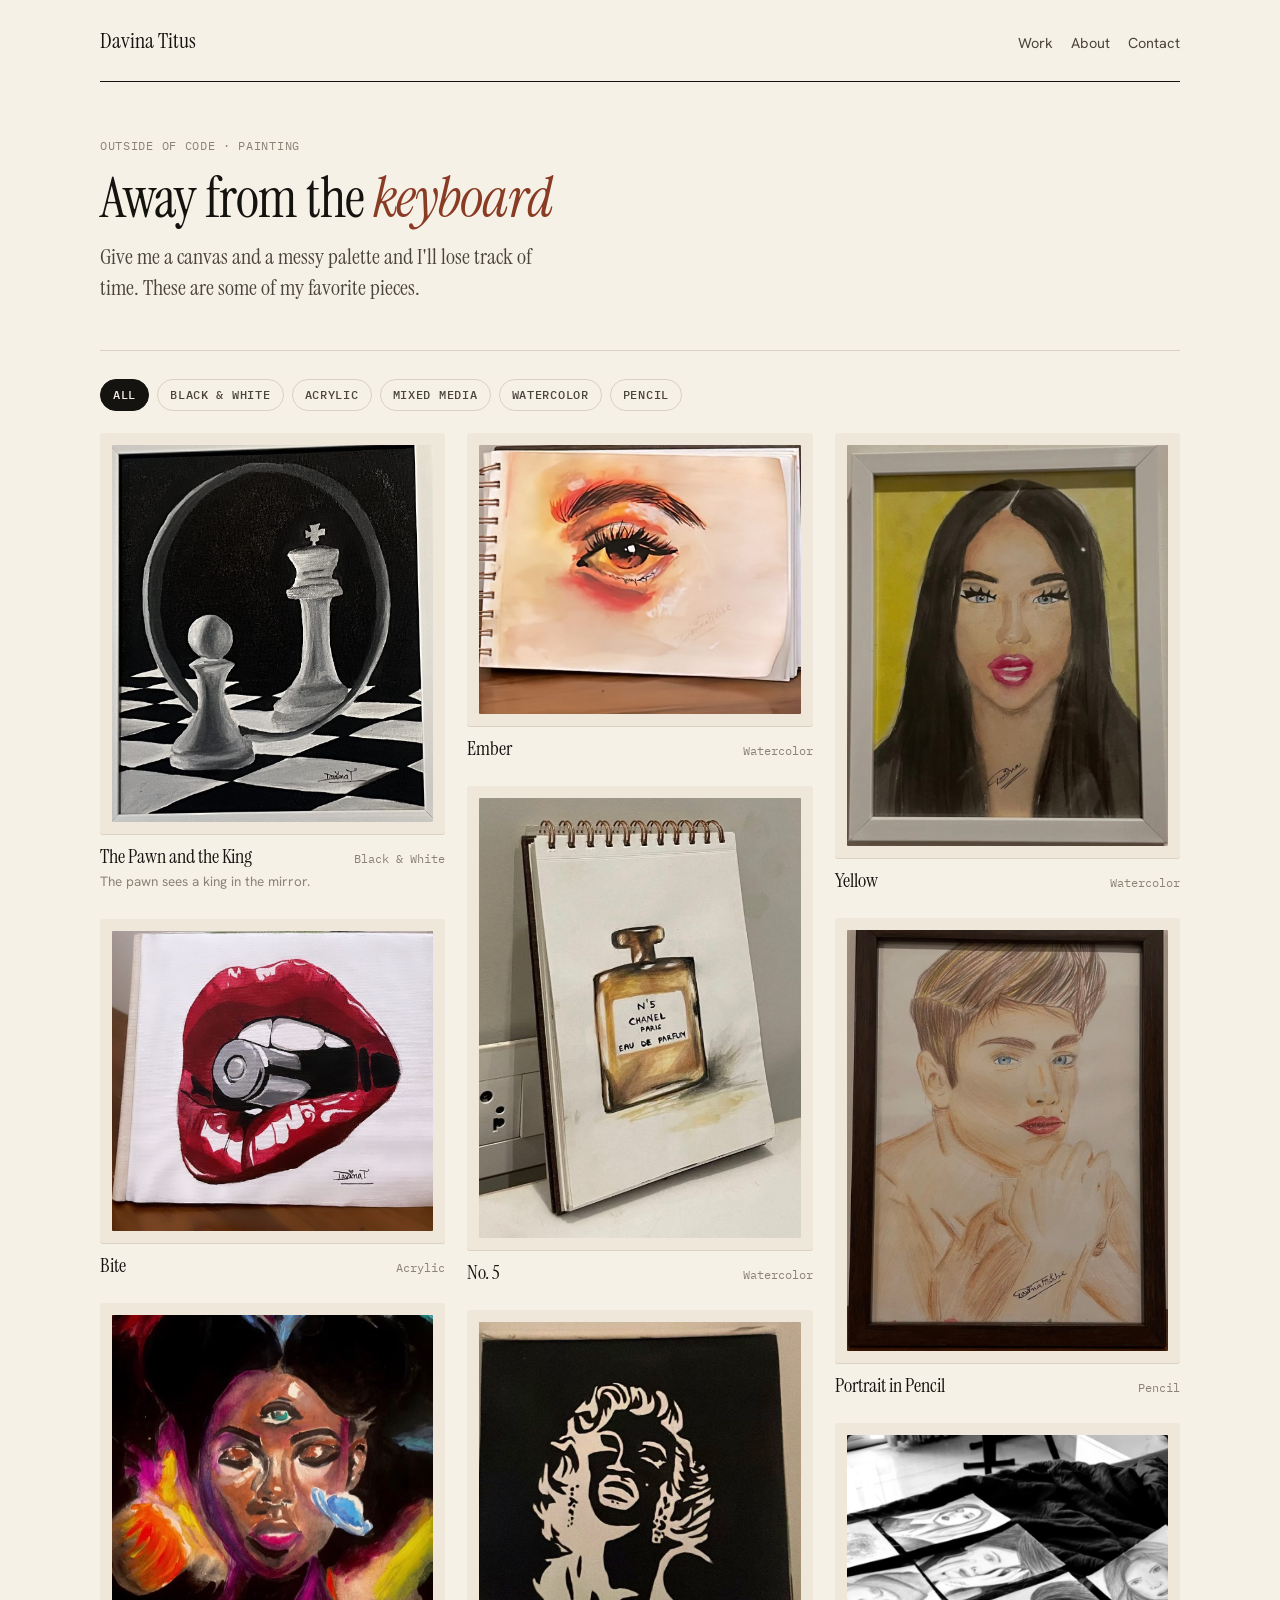
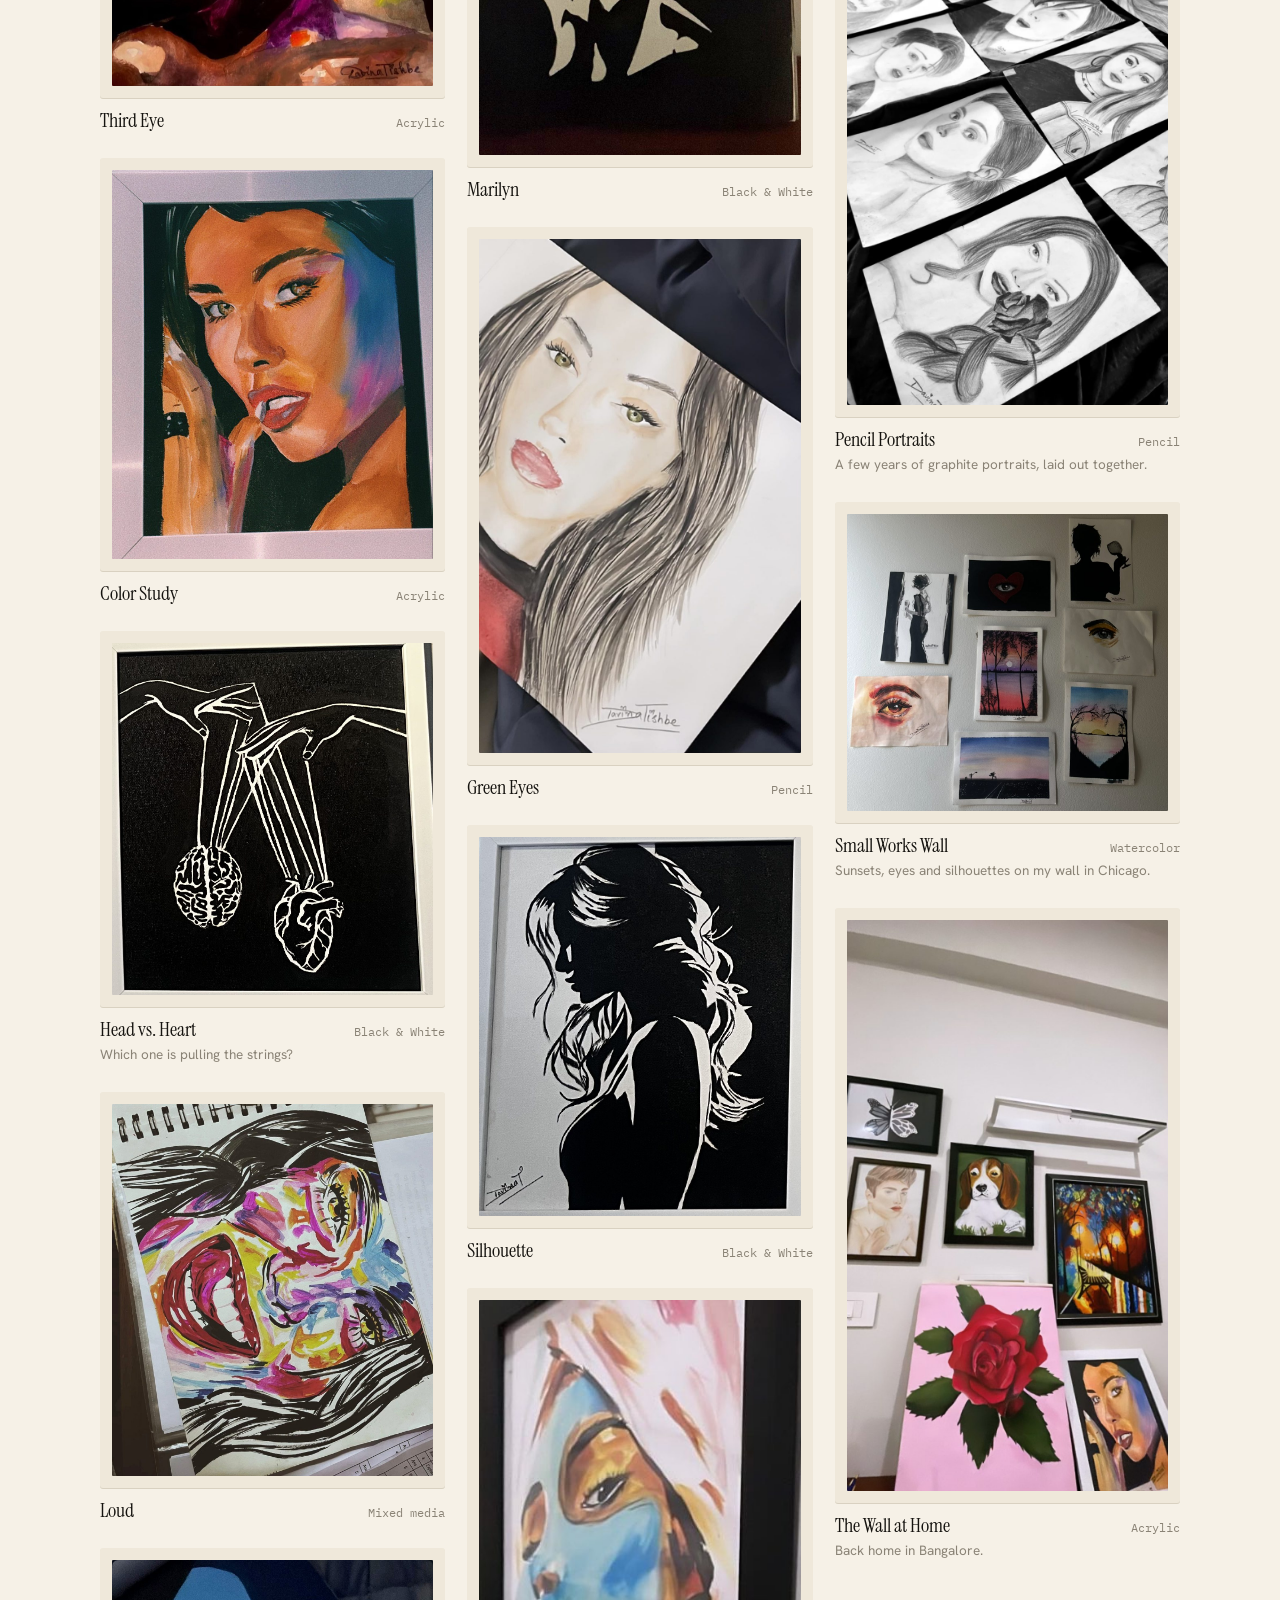
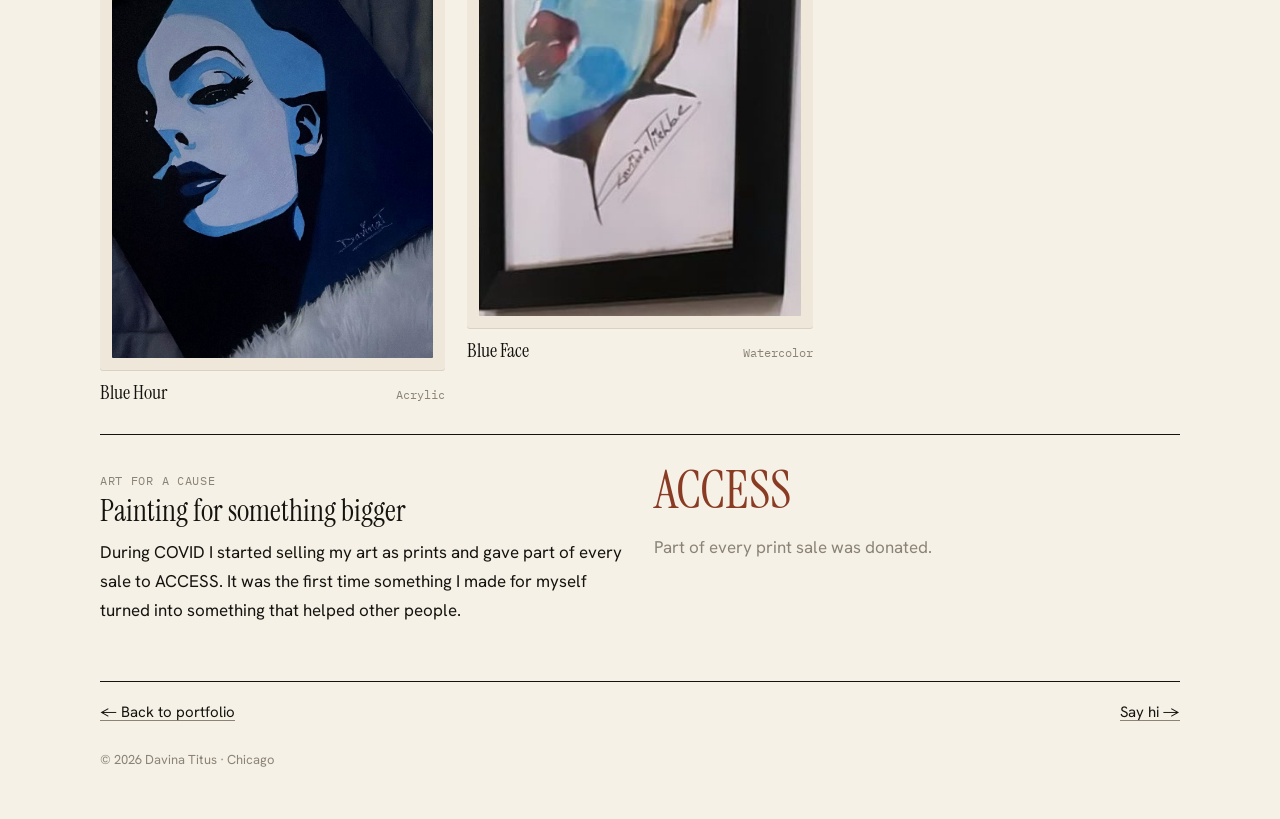
<file: art.html>
<!doctype html>
<html lang="en">
<head>
<meta charset="utf-8">
<meta name="viewport" content="width=device-width, initial-scale=1, viewport-fit=cover">
<title>Art · Davina Titus</title>
<meta name="description" content="Paintings and artwork by Davina Titus.">
<meta property="og:type" content="website">
<meta property="og:title" content="Art · Davina Titus">
<meta property="og:description" content="Paintings and artwork, away from the keyboard.">
<meta property="og:url" content="https://davinatitus.com/art.html">
<meta property="og:image" content="https://davinatitus.com/og.png">
<meta name="twitter:card" content="summary_large_image">
<link rel="icon" href="favicon.svg" type="image/svg+xml">
<link rel="preconnect" href="https://fonts.googleapis.com">
<link rel="stylesheet" href="https://fonts.googleapis.com/css2?family=Instrument+Serif:ital@0;1&family=Hanken+Grotesk:wght@400;500;600&family=IBM+Plex+Mono:wght@400;500&display=swap">
<link rel="stylesheet" href="article.css">
<style>
  .page.wide{max-width:1080px}
  .head .dek{max-width:46ch}
  .filters{display:flex;flex-wrap:wrap;gap:8px;margin:28px 0 22px}
  .filters button{font:500 12px/1 var(--mono);letter-spacing:.06em;text-transform:uppercase;background:none;border:1px solid var(--rule);color:var(--ink-2);padding:9px 12px;border-radius:999px;cursor:pointer;transition:background .2s,border-color .2s,color .2s}
  .filters button:hover{border-color:var(--ink)}
  .filters button[aria-pressed="true"]{background:var(--ink);border-color:var(--ink);color:var(--paper)}

  .wall{columns:3 280px;column-gap:22px}
  .piece{break-inside:avoid;margin:0 0 26px;cursor:zoom-in;opacity:0;transform:translateY(14px);transition:opacity .6s ease,transform .6s ease}
  .piece.in{opacity:1;transform:none}
  .piece[hidden]{display:none}
  .frame{background:var(--plate);padding:12px;border-radius:3px;box-shadow:0 1px 0 var(--rule);transition:transform .35s ease,box-shadow .35s ease}
  .piece:hover .frame{transform:translateY(-3px);box-shadow:0 14px 30px -18px rgba(21,19,15,.45)}
  .frame img{display:block;width:100%;height:auto;border-radius:1px;background:#e6dfcf}
  .empty{display:grid;place-items:center;aspect-ratio:var(--ar,4/5);border:1px dashed var(--ink-3);color:var(--ink-3);font:12px/1.5 var(--mono);text-align:center;padding:16px}
  .cap{display:flex;justify-content:space-between;gap:12px;margin-top:10px;align-items:baseline}
  .cap h3{font:400 20px/1.2 var(--serif);margin:0}
  .cap span{font:11.5px var(--mono);color:var(--ink-3);white-space:nowrap}
  .cap + p{font-size:13.5px;color:var(--ink-3);margin:2px 0 0}

  .cause{display:grid;grid-template-columns:1fr 1fr;gap:28px;border-top:1px solid var(--ink);margin-top:30px;padding-top:30px}
  .cause h2{margin-top:0}
  .stat{font:400 52px/1 var(--serif);color:var(--mark)}
  @media (max-width:720px){.cause{grid-template-columns:1fr}}

  dialog{border:0;padding:0;background:transparent;max-width:min(92vw,1100px);max-height:92vh}
  dialog::backdrop{background:rgba(21,19,15,.86)}
  dialog img{display:block;max-width:100%;max-height:80vh;margin:auto;border-radius:2px}
  dialog .dcap{color:#f6f1e7;text-align:center;margin-top:12px;font:400 20px var(--serif)}
  dialog .dcap span{display:block;font:12px var(--mono);color:#bdb5a6;margin-top:4px}
  dialog button{position:fixed;top:16px;right:20px;background:none;border:0;color:#f6f1e7;font:28px/1 var(--sans);cursor:pointer}
  @media (prefers-reduced-motion:reduce){.piece{opacity:1;transform:none;transition:none}.frame{transition:none}}
</style>
</head>
<body>
<div class="page wide">
  <header class="mast">
    <a class="me" href="index.html">Davina Titus</a>
    <nav aria-label="Site"><a href="index.html#work">Work</a><a href="index.html#about">About</a><a href="index.html#contact">Contact</a></nav>
  </header>

  <header class="head">
    <span class="label">Outside of code · Painting</span>
    <h1>Away from the <em>keyboard</em></h1>
    <p class="dek">Give me a canvas and a messy palette and I'll lose track of time. These are some of my favorite pieces.</p>
  </header>

  <div class="filters" role="group" aria-label="Filter by medium"></div>
  <section class="wall" id="wall" aria-label="Artwork"></section>

  <section class="cause">
    <div>
      <span class="label">Art for a Cause</span>
      <h2>Painting for something bigger</h2>
      <p>During COVID I started selling my art as prints and gave part of every sale to ACCESS. It was the first time something I made for myself turned into something that helped other people.</p>
    </div>
    <div>
      <p class="stat">ACCESS</p>
      <p style="color:var(--ink-3)">Part of every print sale was donated.</p>
    </div>
  </section>

  <div class="next"><a href="index.html">← Back to portfolio</a><a href="index.html#contact">Say hi →</a></div>
  <footer>© 2026 Davina Titus · Chicago</footer>
</div>

<dialog id="lb" aria-label="Artwork preview">
  <button type="button" aria-label="Close">×</button>
  <img alt="">
  <div class="dcap"></div>
</dialog>

<script>
/* ---- Edit this list to add your art. Put photos in an "art" folder next to this page. ---- */
const ART = [
  { src: "art/01.jpg", title: "The Pawn and the King", medium: "Black & White", note: "The pawn sees a king in the mirror." },
  { src: "art/05.jpg", title: "Bite", medium: "Acrylic" },
  { src: "art/17.jpg", title: "Third Eye", medium: "Acrylic" },
  { src: "art/06.jpg", title: "Color Study", medium: "Acrylic" },
  { src: "art/02.jpg", title: "Head vs. Heart", medium: "Black & White", note: "Which one is pulling the strings?" },
  { src: "art/14.jpg", title: "Loud", medium: "Mixed media" },
  { src: "art/04.jpg", title: "Blue Hour", medium: "Acrylic" },
  { src: "art/07.jpg", title: "Ember", medium: "Watercolor" },
  { src: "art/15.jpg", title: "No. 5", medium: "Watercolor" },
  { src: "art/09.jpg", title: "Marilyn", medium: "Black & White" },
  { src: "art/08.jpg", title: "Green Eyes", medium: "Pencil" },
  { src: "art/03.jpg", title: "Silhouette", medium: "Black & White" },
  { src: "art/10.jpg", title: "Blue Face", medium: "Watercolor" },
  { src: "art/18.jpg", title: "Yellow", medium: "Watercolor" },
  { src: "art/16.jpg", title: "Portrait in Pencil", medium: "Pencil" },
  { src: "art/11.jpg", title: "Pencil Portraits", medium: "Pencil", note: "A few years of graphite portraits, laid out together." },
  { src: "art/12.jpg", title: "Small Works Wall", medium: "Watercolor", note: "Sunsets, eyes and silhouettes on my wall in Chicago." },
  { src: "art/13.jpg", title: "The Wall at Home", medium: "Acrylic", note: "Back home in Bangalore." },
];

const wall = document.getElementById('wall');
const filters = document.querySelector('.filters');
const lb = document.getElementById('lb');

ART.forEach((a, i) => {
  const fig = document.createElement('figure');
  fig.className = 'piece';
  fig.dataset.medium = a.medium;
  fig.tabIndex = 0;
  fig.innerHTML = `
    <div class="frame"><img src="${a.src}" alt="${a.title}, ${a.medium.toLowerCase()} artwork by Davina Titus" loading="lazy"></div>
    <div class="cap"><h3>${a.title}</h3><span>${a.medium}${a.year ? " · " + a.year : ""}</span></div>
    ${a.note ? `<p>${a.note}</p>` : ''}`;
  const img = fig.querySelector('img');
  img.addEventListener('error', () => {
    const ph = document.createElement('div');
    ph.className = 'empty';
    ph.style.setProperty('--ar', ['4/5','1/1','3/4','5/4'][i % 4]);
    ph.textContent = `Add ${a.src}`;
    img.replaceWith(ph);
    fig.style.cursor = 'default';
  });
  const open = () => {
    const im = fig.querySelector('img'); if (!im) return;
    lb.querySelector('img').src = im.src; lb.querySelector('img').alt = im.alt;
    lb.querySelector('.dcap').innerHTML = `${a.title}<span>${a.medium}${a.year ? ' · ' + a.year : ''}</span>`;
    lb.showModal();
  };
  fig.addEventListener('click', open);
  fig.addEventListener('keydown', e => { if (e.key === 'Enter') open(); });
  wall.appendChild(fig);
});

lb.querySelector('button').onclick = () => lb.close();
lb.addEventListener('click', e => { if (e.target === lb) lb.close(); });

const media = ['All', ...new Set(ART.map(a => a.medium))];
media.forEach(m => {
  const b = document.createElement('button');
  b.type = 'button'; b.textContent = m; b.setAttribute('aria-pressed', m === 'All');
  b.onclick = () => {
    filters.querySelectorAll('button').forEach(x => x.setAttribute('aria-pressed', x === b));
    wall.querySelectorAll('.piece').forEach(p => p.hidden = !(m === 'All' || p.dataset.medium === m));
  };
  filters.appendChild(b);
});

const io = new IntersectionObserver(es => es.forEach(e => { if (e.isIntersecting) { e.target.classList.add('in'); io.unobserve(e.target); } }), { threshold: .12 });
wall.querySelectorAll('.piece').forEach((p, i) => { p.style.transitionDelay = (i % 3) * 80 + 'ms'; io.observe(p); });
</script>
</body>
</html>
</file>
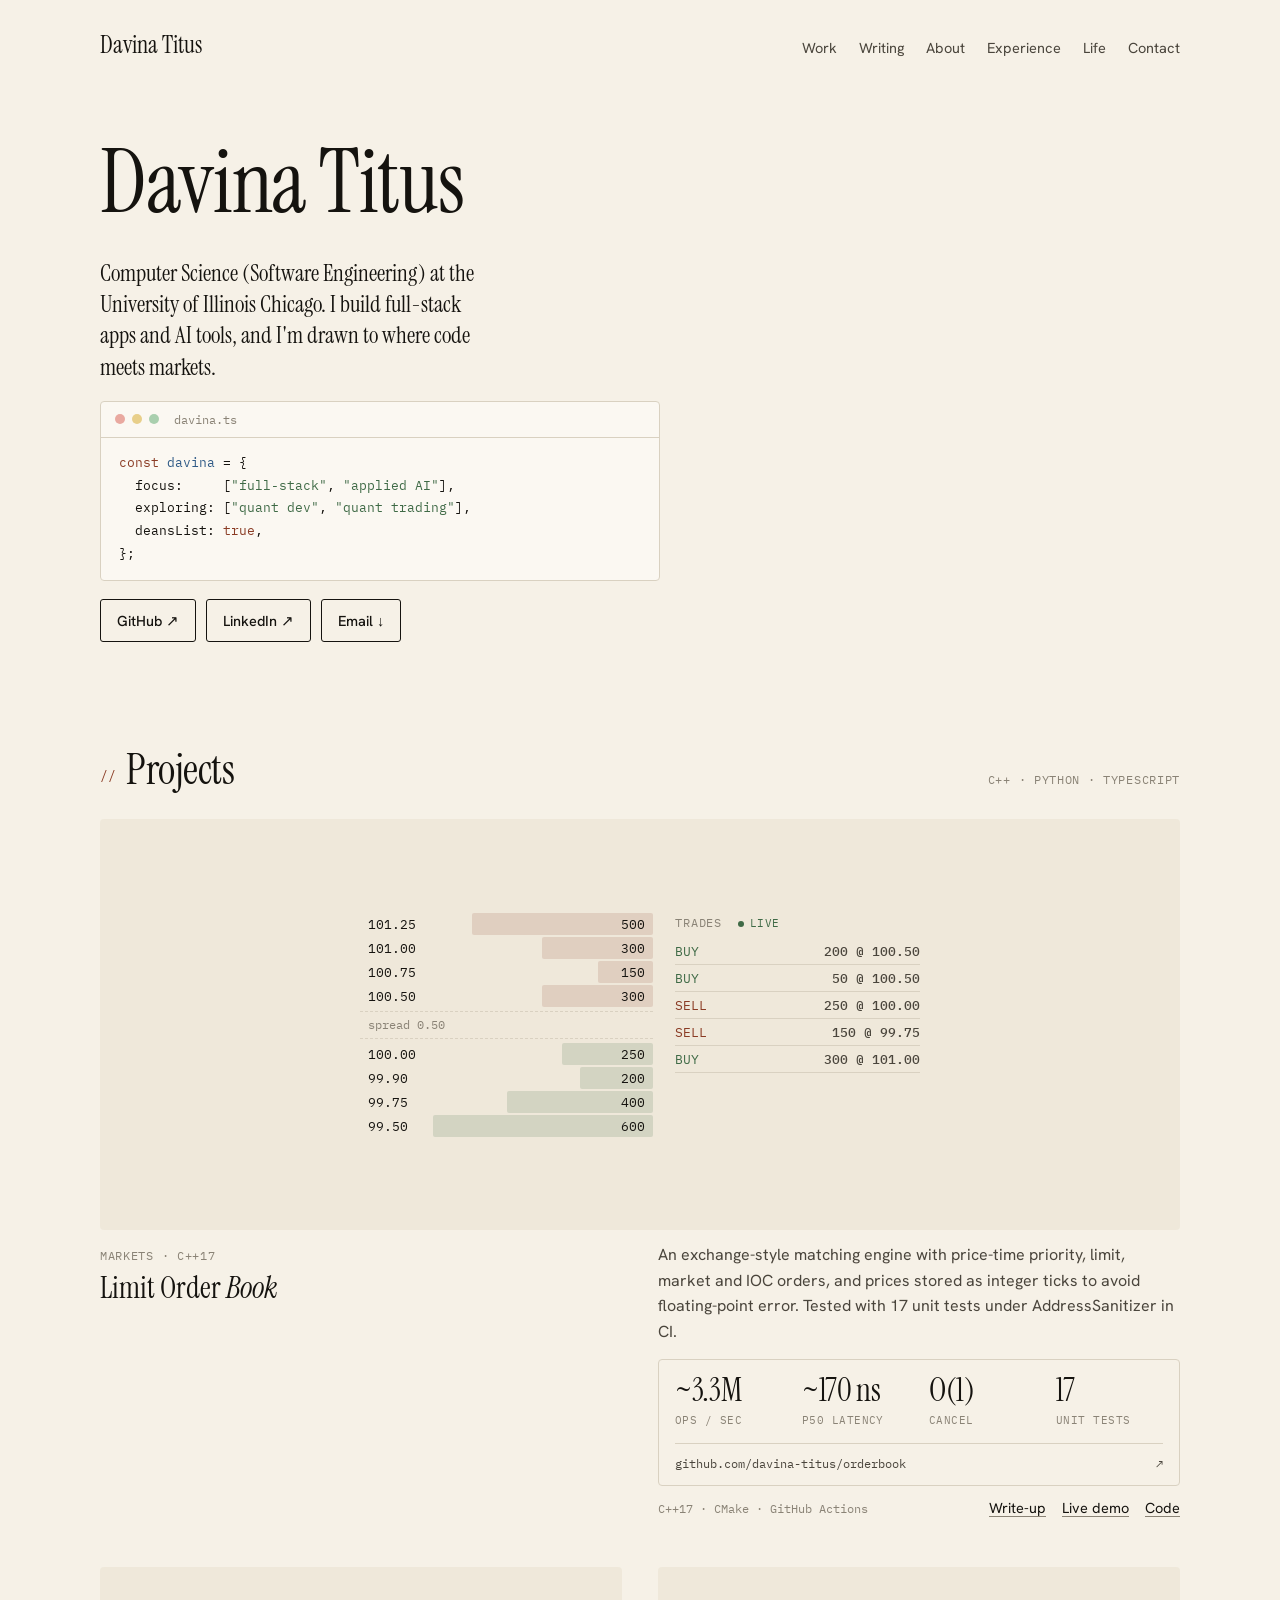
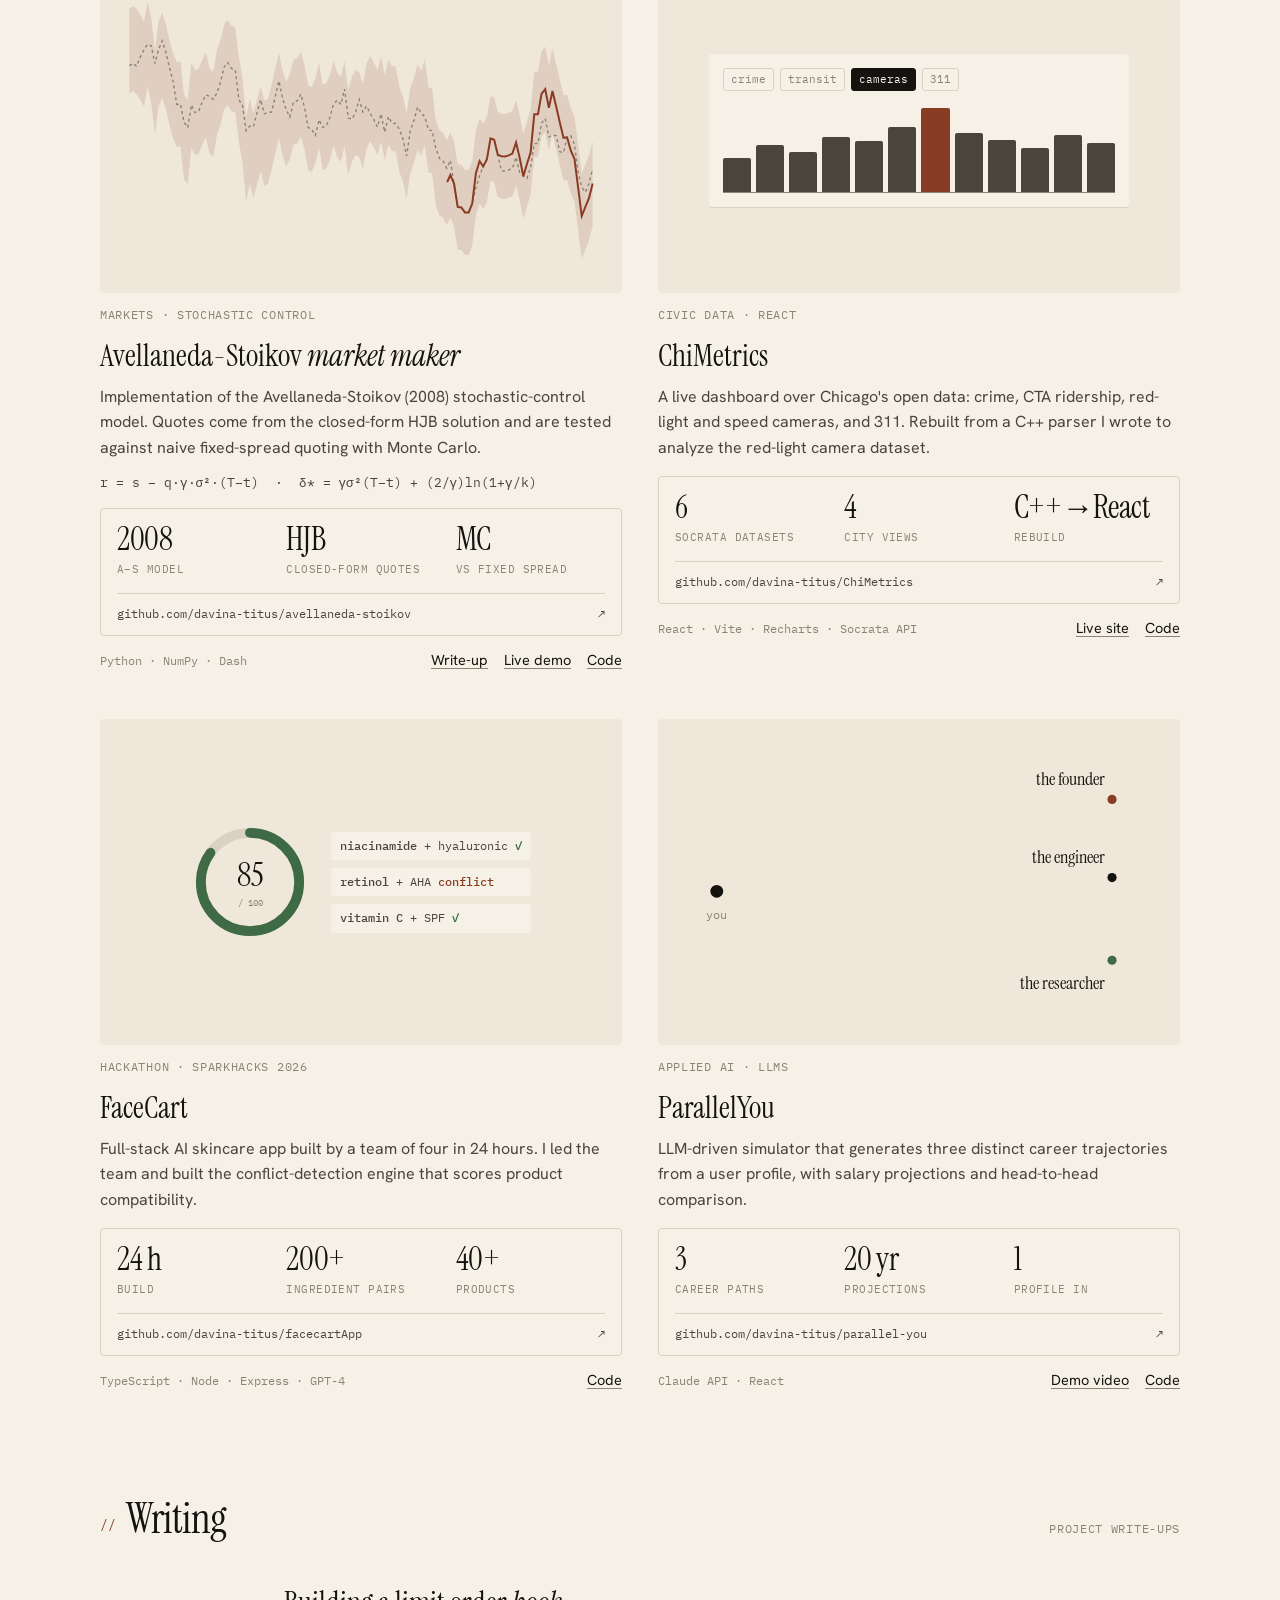
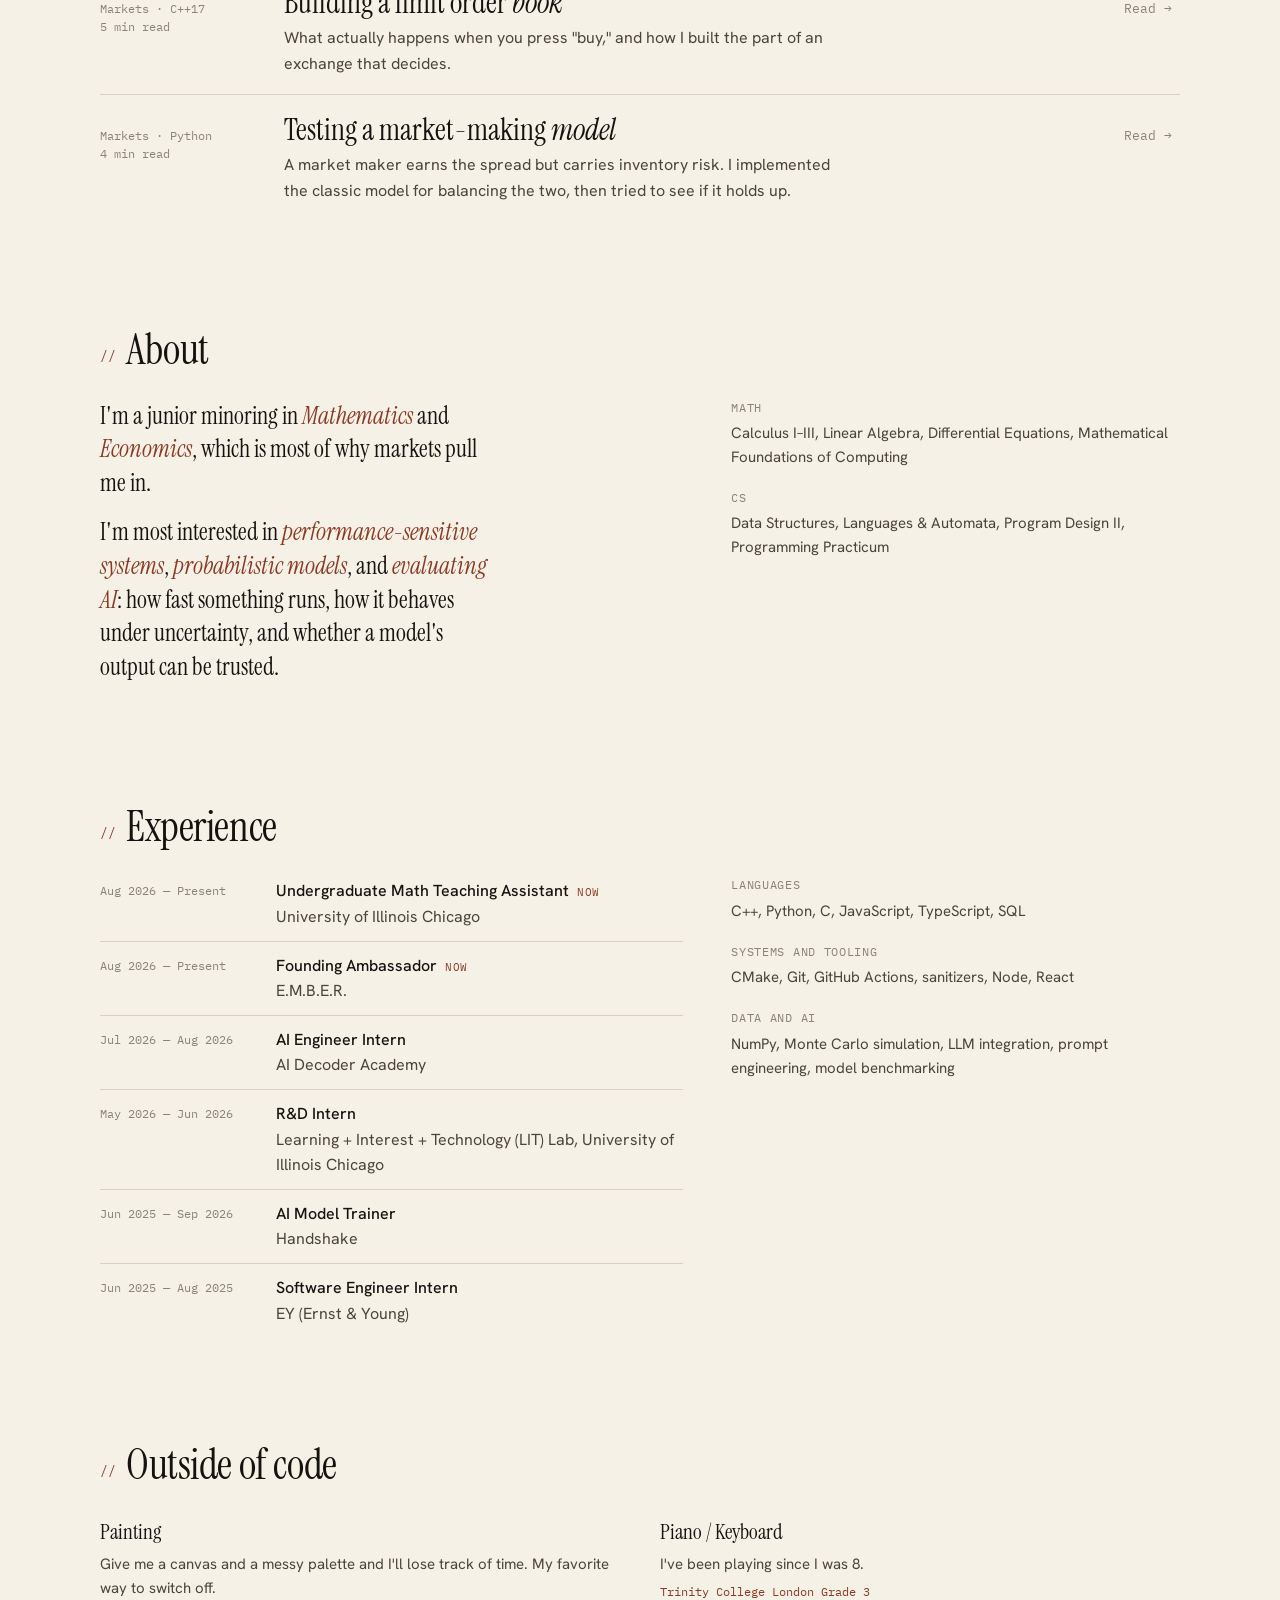
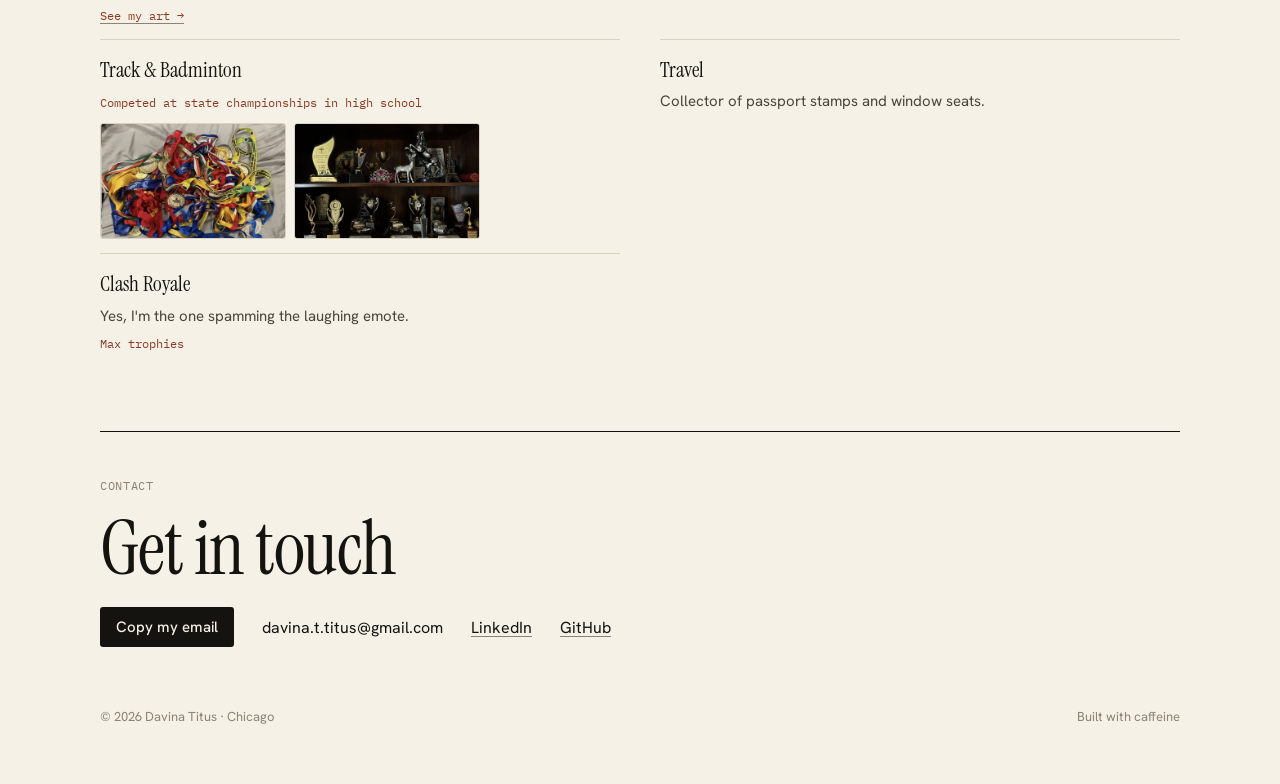
<file: index (1).html>
<!doctype html>
<html lang="en">
<head>
<meta charset="utf-8">
<meta name="viewport" content="width=device-width, initial-scale=1, viewport-fit=cover">
<meta name="description" content="Davina Titus: Computer Science (Software Engineering) student at the University of Illinois Chicago building full-stack apps, AI tools and trading systems.">
<meta property="og:type" content="website">
<meta property="og:title" content="Davina Titus">
<meta property="og:description" content="Software engineer, quant-curious. CS at the University of Illinois Chicago: C++ order book, market-making model, full-stack and AI projects.">
<meta property="og:url" content="https://davinatitus.com/">
<meta property="og:image" content="https://davinatitus.com/og.png">
<meta property="og:image:width" content="1200">
<meta property="og:image:height" content="630">
<meta name="twitter:card" content="summary_large_image">
<link rel="icon" href="favicon.svg" type="image/svg+xml"> 
<title>Davina Titus</title>
<meta name="claude:viewport-fit-sides" content="cover">
<link rel="preconnect" href="https://fonts.googleapis.com">
<link rel="stylesheet" href="https://fonts.googleapis.com/css2?family=Instrument+Serif:ital@0;1&family=Hanken+Grotesk:wght@400;500;600&family=IBM+Plex+Mono:wght@400;500&display=swap">
<style>
/* Layout: personal editorial portfolio. Work first: a grid of project "plates" (live-drawn previews of each project) under oversized serif titles; then a first-person about, a compact timeline, and a big contact sign-off. Light ivory only, by choice. */
:root{
  --paper:#f6f1e7; --plate:#efe8da; --plate-2:#e7dfcd; --ink:#15130f; --ink-2:#4a453c; --ink-3:#8a8376; --rule:#d9d1c1;
  --mark:#8a3b24; --mark-soft:rgba(138,59,36,.14); --green:#3f6a46; --green-soft:rgba(63,106,70,.16);
  --serif:"Instrument Serif", "Iowan Old Style", "Palatino Linotype", Georgia, serif;
  --sans:"Hanken Grotesk", "Helvetica Neue", Arial, sans-serif;
  --mono:"IBM Plex Mono", ui-monospace, Menlo, monospace;
  color-scheme:light;
}
*{box-sizing:border-box}
html{scroll-behavior:smooth}
body{background:var(--paper);color:var(--ink);font-family:var(--sans);font-size:16px;line-height:1.6;
  padding-left:max(20px,env(safe-area-inset-left,0px));padding-right:max(20px,env(safe-area-inset-right,0px));-webkit-font-smoothing:antialiased}
a{color:inherit;text-decoration:underline;text-decoration-thickness:1px;text-underline-offset:3px;text-decoration-color:var(--ink-3)}
a:hover{text-decoration-color:var(--mark);color:var(--mark)}
a:focus-visible,button:focus-visible{outline:2px solid var(--ink);outline-offset:3px}
.page{max-width:1080px;margin:0 auto}
.label{font-family:var(--mono);font-size:11.5px;letter-spacing:.06em;text-transform:uppercase;color:var(--ink-3)}

/* masthead */
.mast{display:flex;justify-content:space-between;align-items:baseline;gap:16px;flex-wrap:wrap;padding-block:18px;position:sticky;top:env(safe-area-inset-top,0px);z-index:15;background:var(--paper);transition:box-shadow .3s}
.mast.stuck{box-shadow:0 1px 0 var(--rule)}
body::before{content:"";position:fixed;inset:0 0 auto;height:env(safe-area-inset-top,0px);z-index:16;background:var(--paper)}
section,.contact{scroll-margin-top:84px}
.mast .me{font-family:var(--serif);font-size:24px;text-decoration:none}
.mast nav{display:flex;gap:22px;flex-wrap:wrap;font-size:14.5px}
.mast nav a{text-decoration:none;color:var(--ink-2)}
.mast nav a:hover{color:var(--mark)}

/* hero */
.hero{padding-block:56px 64px}
h1{font-family:var(--serif);font-weight:400;font-size:clamp(48px,7vw,88px);line-height:1;letter-spacing:-.015em;margin:0}
h1 em{font-style:italic;color:var(--mark)}
.intro{display:flex;flex-direction:column;gap:18px;margin-top:32px}
.intro .hlinks{font-family:var(--sans);font-size:15px;color:var(--ink-2);margin:0}
.boxes{display:flex;flex-wrap:wrap;gap:10px}
.box{display:inline-flex;align-items:center;gap:6px;padding:9px 16px;border:1px solid var(--ink);border-radius:3px;font-size:14.5px;font-weight:500;text-decoration:none;color:var(--ink);background:transparent;transition:background .15s,color .15s}
.box:hover{background:var(--ink);color:var(--paper);text-decoration:none}
.intro p{font-family:var(--serif);font-size:clamp(19px,1.9vw,23px);line-height:1.35;margin:0;max-width:34ch}
.now{border-left:1px solid var(--ink);padding-left:18px;font-size:15px;color:var(--ink-2)}
.now .label{display:block;margin-bottom:6px;color:var(--mark)}
.now p{font-family:var(--sans);font-size:15px;line-height:1.55;margin:0 0 6px}

.sub{font-family:var(--mono);font-size:13.5px;color:var(--ink-2);margin:14px 0 0}
.cmt{font-family:var(--mono);font-size:13px;color:var(--mark);margin:0}
.spec{font-family:var(--mono);font-size:12px;color:var(--ink);background:var(--plate);padding:6px 10px;border-radius:3px;margin:0;overflow-wrap:anywhere}
.tile.wide .body > *,.tile > *{min-width:0}
@media (max-width:560px){.mast{padding-block:12px;gap:6px 16px}.mast .me{font-size:20px}.mast nav{gap:14px;font-size:14px}}
.eq{font-family:var(--mono);font-size:12.5px;color:var(--ink-2);margin:0}
.tl p{margin:4px 0 0;color:var(--ink-2);font-size:14.5px}
.code{background:#fbf8f2;border:1px solid var(--rule);border-radius:4px;overflow:hidden;max-width:560px}
.code-bar{display:flex;align-items:center;gap:7px;padding:8px 14px;border-bottom:1px solid var(--rule)}
.code-bar i{width:10px;height:10px;border-radius:50%;display:inline-block}
.code-bar i:nth-child(1){background:#e9a9a0}.code-bar i:nth-child(2){background:#e8cf8a}.code-bar i:nth-child(3){background:#a9cfae}
.code-bar span{margin-left:8px;font-family:var(--mono);font-size:12px;color:var(--ink-3)}
.code pre{margin:0;padding:14px 18px;font-family:var(--mono);font-size:13px;line-height:1.75;overflow-x:auto;color:var(--ink)}
.k{color:var(--mark)}.s{color:var(--green)}.p{color:#2f5a86}
.beyond{display:grid;grid-template-columns:repeat(2,minmax(0,1fr));gap:0 40px}
.beyond > div{padding:14px 0;border-top:1px solid var(--rule);min-width:0}
.beyond > div:nth-child(-n+2){border-top:0;padding-top:2px}
.beyond h3{font-family:var(--serif);font-weight:400;font-size:21px;margin:0 0 2px}
.beyond p{margin:0;color:var(--ink-2);font-size:15px}
.beyond .medals{display:flex;gap:8px;margin-top:10px;max-width:380px}
.beyond .medal{display:block;flex:1;min-width:0;width:100%;aspect-ratio:16/10;object-fit:cover;border-radius:3px;border:1px solid var(--rule)}
.beyond .ach{font-family:var(--mono);font-size:12px;color:var(--mark);margin-top:6px}
@media (max-width:560px){.beyond{grid-template-columns:1fr}.beyond > div:nth-child(2){border-top:1px solid var(--rule);padding-top:14px}}
/* section heads */
.shead{display:flex;justify-content:space-between;align-items:baseline;gap:16px;flex-wrap:wrap;border-top:1px solid var(--ink);padding-top:14px;margin-bottom:28px}
.shead .cm-l{font-family:var(--mono);font-size:13px;color:var(--mark);margin-right:10px;letter-spacing:0;vertical-align:4px}
h2{font-family:var(--serif);font-weight:400;font-size:clamp(30px,3.6vw,42px);line-height:1;margin:0;letter-spacing:-.01em}
h2 em{font-style:italic}
section{padding-block:28px 64px}

/* work grid */
.work{display:grid;grid-template-columns:repeat(2,minmax(0,1fr));gap:48px 36px}
.tile{min-width:0;display:flex;flex-direction:column;gap:12px}
.tile.wide{grid-column:1 / -1}
.plate{background:var(--plate);border-radius:4px;aspect-ratio:16 / 10;max-width:100%;position:relative;overflow:hidden;display:flex;align-items:center;justify-content:center;padding:22px}
.tile.wide .plate{aspect-ratio:21 / 8}
.tile h3{font-family:var(--serif);font-weight:400;font-size:clamp(24px,2.4vw,30px);line-height:1.05;margin:4px 0 0}
.tile h3 em{font-style:italic}
.tile p{margin:0;color:var(--ink-2);max-width:60ch}
.tline{display:flex;justify-content:space-between;align-items:baseline;gap:8px 20px;flex-wrap:wrap}
.stack{font-family:var(--mono);font-size:12px;color:var(--ink-3)}
.links{display:flex;gap:16px;font-size:14.5px}
.tile.wide .body{display:grid;grid-template-columns:minmax(0,1fr) minmax(0,1fr);gap:12px 36px;align-items:start}

/* plate: order book */
.ob{width:min(100%,560px);display:grid;grid-template-columns:minmax(0,1.2fr) minmax(0,1fr);gap:22px;font-family:var(--mono);font-size:12.5px;font-variant-numeric:tabular-nums}
.lad .r{display:grid;grid-template-columns:1fr 1fr;padding:2px 8px;position:relative}
.lad .r span{position:relative;z-index:1}.lad .r span:last-child{text-align:right}
.lad .r i{position:absolute;top:1px;bottom:1px;right:0;z-index:0;border-radius:2px}
.lad .a span:first-child{color:var(--mark)} .lad .a i{background:var(--mark-soft)}
.lad .b span:first-child{color:var(--green)} .lad .b i{background:var(--green-soft)}
.lad .sp{padding:4px 8px;margin:3px 0;border-block:1px dashed var(--rule);color:var(--ink-3);font-size:11.5px}
.tape .t{display:flex;justify-content:space-between;padding:3px 0;border-bottom:1px solid var(--rule);color:var(--ink-2)}
.tape .t b{font-weight:500}.tape .t .bu{color:var(--green)}.tape .t .se{color:var(--mark)}
.tape .label{display:inline-block;margin:0 8px 6px 0}

/* plate: market maker */
.mm{width:100%;height:100%}
.mm svg{width:100%;height:100%;display:block}

/* plate: chimetrics */
.cm{width:min(100%,420px);background:var(--paper);border-radius:3px;padding:14px;box-shadow:0 1px 0 var(--rule)}
.cm .tabs{display:flex;gap:6px;margin-bottom:12px}
.cm .tabs span{font-family:var(--mono);font-size:10.5px;padding:2px 7px;border-radius:3px;color:var(--ink-3);border:1px solid var(--rule)}
.cm .tabs span.on{background:var(--ink);color:var(--paper);border-color:var(--ink)}
.cm .bars{display:flex;align-items:flex-end;gap:5px;height:90px;border-bottom:1px solid var(--ink-3)}
.cm .bars i{flex:1;background:var(--ink-2);border-radius:2px 2px 0 0}
.cm .bars i.hl{background:var(--mark)}

/* plate: facecart */
.fc{display:flex;align-items:center;gap:22px}
.ring{width:118px;height:118px;flex:none}
.fc .pairs{display:flex;flex-direction:column;gap:8px;font-family:var(--mono);font-size:11.5px}
.fc .pairs span{background:var(--paper);padding:5px 9px;border-radius:3px;color:var(--ink-2)}
.fc .pairs span b{font-weight:500}.fc .bad{color:var(--mark)}.fc .ok{color:var(--green)}

/* plate: parallelyou */
.py{width:100%;height:100%}
.py svg{width:100%;height:100%;display:block}

/* about */
.about{display:grid;grid-template-columns:minmax(0,1.3fr) minmax(0,1fr);gap:48px}
.about .prose p{font-family:var(--serif);font-size:clamp(20px,2vw,24px);line-height:1.4;margin:0 0 16px;max-width:36ch}
.about .prose p em{color:var(--mark)}
.offline{list-style:none;margin:0;padding:0}
.offline li{display:grid;grid-template-columns:120px minmax(0,1fr);gap:16px;padding:10px 0;border-top:1px solid var(--rule);font-size:15px}
.offline li:first-child{border-top:0;padding-top:4px}
.offline b{font-family:var(--serif);font-weight:400;font-size:19px;line-height:1.3}
.offline span{color:var(--ink-2)}

/* experience + toolkit */
.split{display:grid;grid-template-columns:minmax(0,1.3fr) minmax(0,1fr);gap:48px}
.tl{list-style:none;margin:0;padding:0}
.tl li{display:grid;grid-template-columns:160px minmax(0,1fr);gap:16px;padding:11px 0;border-top:1px solid var(--rule)}
.tl li:first-child{border-top:0;padding-top:2px}
.tl .when{font-family:var(--mono);font-size:12px;color:var(--ink-3);padding-top:3px;font-variant-numeric:tabular-nums}
.tl b{font-weight:500}
.tl span{color:var(--ink-2)}
.tl .cur{font-family:var(--mono);font-size:10.5px;color:var(--mark);margin-left:8px;text-transform:uppercase;letter-spacing:.06em}
.kit h3{font-family:var(--serif);font-weight:400;font-size:22px;margin:0 0 6px}
.kit p{margin:0 0 20px;color:var(--ink-2);font-size:15px}
.kit .label{display:block;margin-bottom:4px}

/* contact */
.contact{padding-block:40px 32px;border-top:1px solid var(--ink)}
.contact .big{font-family:var(--serif);font-size:clamp(42px,6vw,76px);line-height:.95;margin:16px 0 22px;letter-spacing:-.02em}
.contact .big em{font-style:italic;color:var(--mark)}
.crow{display:flex;flex-wrap:wrap;gap:12px 28px;align-items:center;font-size:16px}
.copy{background:var(--ink);color:var(--paper);border:0;border-radius:3px;padding:10px 16px;font:500 15px var(--sans);cursor:pointer}
.copy:hover{background:var(--mark)}
footer{display:flex;justify-content:space-between;flex-wrap:wrap;gap:8px;padding-block:28px 48px;font-size:13px;color:var(--ink-3)}

@media (max-width:860px){
  .intro,.about,.split,.tile.wide .body{grid-template-columns:1fr;gap:28px}
  .tile.wide .body{gap:12px}
  .work{grid-template-columns:1fr;gap:44px}
  .tile.wide .plate{aspect-ratio:16 / 10}
  .hero{padding-block:36px 48px}
}
@media (max-width:520px){
  .ob{grid-template-columns:1fr}.ob .tape{display:none}
  .offline li,.tl li{grid-template-columns:1fr;gap:2px}
  .fc{flex-direction:column;gap:12px}
  .plate{padding:14px}
}
/* hover polish (always on, motion-light) */
.mast nav a{background:linear-gradient(currentColor,currentColor) 0 100% / 0 1px no-repeat;padding-bottom:2px;transition:background-size .25s ease,color .2s}
.mast nav a:hover,.mast nav a.active{background-size:100% 1px}
.mast nav a.active{color:var(--mark)}
.shead h2{transition:background-color .6s}
.shead h2.ping{animation:ping 1.4s ease}
@keyframes ping{0%,40%{background-color:var(--mark-soft)}100%{background-color:transparent}}
/* live previews */
.cm .bars i{transition:height .6s cubic-bezier(.2,.7,.2,1),background .4s}
.cm .tabs span{transition:background .3s,color .3s,border-color .3s}
/* hover peek */
.peek{position:absolute;left:0;right:0;bottom:0;z-index:2;display:flex;justify-content:space-between;align-items:center;gap:12px;flex-wrap:wrap;padding:12px 16px;background:var(--ink);color:var(--paper);transform:translateY(101%);transition:transform .35s cubic-bezier(.2,.7,.2,1)}
.peek .stack{color:#cfc6b4}
.peek a{color:var(--paper);text-decoration-color:#8a8376;font-size:14px}
.peek a:hover{color:#f3c9b6}
.peek .links{display:flex;gap:16px}
.tile:hover .peek{transform:none}
/* copy toast */
.crow{position:relative}
.toast{position:absolute;left:0;bottom:calc(100% + 10px);font-family:var(--mono);font-size:12.5px;background:var(--ink);color:var(--paper);padding:6px 12px;border-radius:3px;opacity:0;transform:translateY(8px);pointer-events:none;transition:opacity .25s,transform .25s cubic-bezier(.2,.7,.2,1)}
.toast.show{opacity:1;transform:none}
.plate{transition:transform .35s cubic-bezier(.2,.7,.2,1),background .3s;transform:perspective(900px) rotateX(var(--rx,0deg)) rotateY(var(--ry,0deg)) translateY(var(--lift,0px))}
.tile:hover .plate{--lift:-4px;background:var(--plate-2)}
.plate.tilting{transition:transform .08s linear,background .3s}
.plate::after{content:"";position:absolute;inset:0;pointer-events:none;opacity:0;transition:opacity .3s;background:radial-gradient(260px circle at var(--mx,50%) var(--my,50%),rgba(255,255,255,.55),transparent 60%)}
.tile:hover .plate::after{opacity:1}
/* scroll progress */
.progress{position:fixed;top:env(safe-area-inset-top,0px);left:0;height:2px;width:100%;background:var(--mark);transform-origin:0 50%;transform:scaleX(var(--p,0));z-index:20;pointer-events:none}
/* split-letter name */
h1 .ch{display:inline-block;will-change:transform}
h1 .wd{display:inline-block;white-space:nowrap}
/* live order book */
.lad .r i{transition:width .6s cubic-bezier(.2,.7,.2,1)}
.lad .r.flash span:last-child{color:var(--mark)}
.tape .t.new{animation:tick .6s cubic-bezier(.2,.7,.2,1)}
@keyframes tick{from{opacity:0;transform:translateY(-8px);background:var(--mark-soft)}to{opacity:1;transform:none;background:transparent}}
.live{display:inline-flex;align-items:center;gap:6px;font-family:var(--mono);font-size:10.5px;letter-spacing:.06em;text-transform:uppercase;color:var(--green)}
.live::before{content:"";width:6px;height:6px;border-radius:50%;background:var(--green);animation:pulse 1.6s infinite}
@keyframes pulse{50%{opacity:.25}}
/* magnetic buttons */
.box,.copy{transition:transform .25s cubic-bezier(.2,.7,.2,1),background .15s,color .15s}
.tile h3{transition:color .2s}
.tile:hover h3{color:var(--mark)}
.links a,.box{transition:color .2s,background .15s,text-decoration-color .2s}
.beyond > div{transition:transform .25s ease}
.beyond > div:hover{transform:translateX(4px)}
.tl li{transition:background .2s}
.tl li:hover{background:linear-gradient(90deg,var(--mark-soft),transparent 70%)}

@media (prefers-reduced-motion:no-preference){
  /* page load: name, intro, code card, buttons arrive in sequence */
  h1{animation:rise .9s cubic-bezier(.2,.7,.2,1) both}
  .intro > *{animation:rise .8s cubic-bezier(.2,.7,.2,1) both}
  .intro > :nth-child(1){animation-delay:.12s}
  .intro > :nth-child(2){animation-delay:.24s}
  .intro > :nth-child(3){animation-delay:.36s}
  .mast{animation:fade .8s both}
  @keyframes rise{from{transform:translateY(14px);opacity:.001}to{transform:none;opacity:1}}
  @keyframes fade{from{opacity:.001}to{opacity:1}}
  /* code card: lines type in */
  .code pre{animation:type 1.1s .5s steps(6,end) both}
  @keyframes type{from{clip-path:inset(0 0 100% 0)}to{clip-path:inset(0 0 0 0)}}

  /* scroll: sections and tiles settle in as they enter view (browsers without scroll timelines just show everything) */
  @supports (animation-timeline: view()){
    .shead,.tile,.writing li,.about > *,.split > *,.beyond > div,.contact{animation:settle linear both;animation-timeline:view();animation-range:entry 0% cover 22%}
    .shead h2{animation:wipe linear both;animation-timeline:view();animation-range:entry 10% cover 25%}
    @keyframes settle{from{opacity:.001;transform:translateY(28px)}to{opacity:1;transform:none}}
    @keyframes wipe{from{clip-path:inset(0 100% 0 0)}to{clip-path:inset(0 0 0 0)}}
    .shead{border-top-color:transparent;background:linear-gradient(var(--ink),var(--ink)) 0 0 / 0 1px no-repeat;animation-name:settle,rule}
    @keyframes rule{from{background-size:0 1px}to{background-size:100% 1px}}

    /* project previews come alive */
    .lad .r i{transform-origin:right;animation:grow linear both;animation-timeline:view();animation-range:entry 20% cover 40%}
    @keyframes grow{from{transform:scaleX(0)}to{transform:none}}
    .tape .t{animation:settle linear both;animation-timeline:view();animation-range:entry 30% cover 45%}
    .cm .bars i{transform-origin:bottom;animation:rise-bar linear both;animation-timeline:view();animation-range:entry 20% cover 45%}
    @keyframes rise-bar{from{transform:scaleY(.05)}to{transform:none}}
    .mm path.res,.py path{stroke-dasharray:1;stroke-dashoffset:1;animation:draw linear both;animation-timeline:view();animation-range:entry 15% cover 45%}
    @keyframes draw{to{stroke-dashoffset:0}}
    @keyframes ring{from{stroke-dasharray:0 314}to{stroke-dasharray:267 314}}
  }
}
/* clickable stat box: big numbers, whole box opens the GitHub repo */
.stats{display:block;text-decoration:none;color:var(--ink);border:1px solid var(--rule);border-radius:4px;padding:14px 16px 12px;margin-top:4px;background:transparent;
  transition:border-color .2s,background .2s,transform .25s cubic-bezier(.2,.7,.2,1)}
.stats:hover{border-color:var(--ink);background:var(--plate);transform:translateY(-2px);color:var(--ink)}
.stats:focus-visible{outline:2px solid var(--ink);outline-offset:3px}
.stats .nums{display:grid;grid-template-columns:repeat(4,minmax(0,1fr));gap:12px 20px}
.tile:not(.wide) .stats .nums{grid-template-columns:repeat(3,minmax(0,1fr))}
.stats .nums div{min-width:0}
.stats b{display:block;font-family:var(--serif);font-weight:400;font-size:clamp(24px,2.5vw,32px);line-height:1;letter-spacing:-.01em;font-variant-numeric:tabular-nums}
.stats .nums span{font-family:var(--mono);font-size:11px;letter-spacing:.04em;text-transform:uppercase;color:var(--ink-3)}
.stats .gh{display:flex;justify-content:space-between;align-items:center;gap:12px;margin-top:12px;padding-top:10px;border-top:1px solid var(--rule);
  font-family:var(--mono);font-size:12px;color:var(--ink-2)}
.stats .gh i{font-style:normal;transition:transform .2s}
.stats:hover .gh{color:var(--mark)}
.stats:hover .gh i{transform:translate(2px,-2px)}
@media (max-width:860px){.stats .nums{grid-template-columns:repeat(2,minmax(0,1fr))}}
/* writing list */
.writing{list-style:none;margin:0;padding:0}
.writing li{border-top:1px solid var(--rule)}
.writing li:first-child{border-top:0}
.writing a{display:grid;grid-template-columns:160px minmax(0,1fr) auto;gap:16px 24px;align-items:baseline;padding:18px 8px 18px 0;text-decoration:none;color:var(--ink);transition:background .2s}
.writing a:hover{background:linear-gradient(90deg,var(--mark-soft),transparent 70%);color:var(--ink)}
.writing .meta{font-family:var(--mono);font-size:12px;color:var(--ink-3);line-height:1.5}
.writing h3{font-family:var(--serif);font-weight:400;font-size:clamp(24px,2.4vw,30px);line-height:1.1;margin:0 0 6px;transition:color .2s}
.writing h3 em{font-style:italic}
.writing p{margin:0;color:var(--ink-2);max-width:62ch}
.writing .go{font-family:var(--mono);font-size:13px;color:var(--ink-3);white-space:nowrap;transition:color .2s,transform .2s}
.writing a:hover h3,.writing a:hover .go{color:var(--mark)}
.writing a:hover .go{transform:translateX(3px)}
@media (max-width:620px){.writing a{grid-template-columns:1fr;gap:4px}.writing .go{display:none}}
</style>
</head>
<body>


<div class="page">
  <header class="mast">
    <a class="me" href="#top">Davina Titus</a>
    <nav aria-label="Sections"><a href="#work">Work</a><a href="#writing">Writing</a><a href="#about">About</a><a href="#path">Experience</a><a href="#beyond">Life</a><a href="#contact">Contact</a></nav>
  </header>

  <div class="hero" id="top">
    <h1>Davina Titus</h1>
    <div class="intro">
      <p>Computer Science (Software Engineering) at the University of Illinois Chicago. I build full-stack apps and AI tools, and I'm drawn to where code meets markets.</p>
      <div class="code" role="img" aria-label="Code card: focus on full-stack and applied AI; exploring quant dev and quant trading;">
        <div class="code-bar"><i></i><i></i><i></i><span>davina.ts</span></div>
<pre><span class="k">const</span> <span class="p">davina</span> = {
  focus:     [<span class="s">"full-stack"</span>, <span class="s">"applied AI"</span>],
  exploring: [<span class="s">"quant dev"</span>, <span class="s">"quant trading"</span>],
  deansList: <span class="k">true</span>,
};</pre>
      </div>
      <div class="boxes"><a class="box" href="https://github.com/davina-titus" target="_blank" rel="noopener">GitHub ↗</a><a class="box" href="https://www.linkedin.com/in/davina-titus/" target="_blank" rel="noopener">LinkedIn ↗</a><a class="box" href="#contact">Email ↓</a></div>
    </div>
  </div>

  <section id="work">
    <div class="shead"><h2><span class="cm-l">//</span>Projects</h2><span class="label">C++ · Python · TypeScript</span></div>
    <div class="work">

      <article class="tile wide">
        <div class="plate" role="img" aria-label="Preview of the order book: asks above, bids below, and a trade tape">
          <div class="ob">
            <div class="lad">
              <div class="r a"><i style="width:62%"></i><span>101.25</span><span>500</span></div>
              <div class="r a"><i style="width:38%"></i><span>101.00</span><span>300</span></div>
              <div class="r a"><i style="width:19%"></i><span>100.75</span><span>150</span></div>
              <div class="r a"><i style="width:38%"></i><span>100.50</span><span>300</span></div>
              <div class="sp">spread 0.50</div>
              <div class="r b"><i style="width:31%"></i><span>100.00</span><span>250</span></div>
              <div class="r b"><i style="width:25%"></i><span>99.90</span><span>200</span></div>
              <div class="r b"><i style="width:50%"></i><span>99.75</span><span>400</span></div>
              <div class="r b"><i style="width:75%"></i><span>99.50</span><span>600</span></div>
            </div>
            <div class="tape">
              <span class="label">Trades</span> <span class="live">live</span>
              <div class="t"><span class="bu">BUY</span><b>200 @ 100.50</b></div>
              <div class="t"><span class="bu">BUY</span><b>50 @ 100.50</b></div>
              <div class="t"><span class="se">SELL</span><b>250 @ 100.00</b></div>
              <div class="t"><span class="se">SELL</span><b>150 @ 99.75</b></div>
              <div class="t"><span class="bu">BUY</span><b>300 @ 101.00</b></div>
            </div>
          </div>
        </div>
        <div class="body">
          <div>
            <span class="label">Markets · C++17</span>
            <h3>Limit Order <em>Book</em></h3>
          </div>
          <div style="display:flex;flex-direction:column;gap:10px">
            <p>An exchange-style matching engine with price-time priority, limit, market and IOC orders, and prices stored as integer ticks to avoid floating-point error. Tested with 17 unit tests under AddressSanitizer in CI.</p>
            <a class="stats" href="https://github.com/davina-titus/orderbook" target="_blank" rel="noopener">
              <div class="nums">
                <div><b>~3.3M</b><span>ops / sec</span></div>
                <div><b>~170 ns</b><span>p50 latency</span></div>
                <div><b>O(1)</b><span>cancel</span></div>
                <div><b>17</b><span>unit tests</span></div>
              </div>
              <span class="gh"><span>github.com/davina-titus/orderbook</span><i>↗</i></span>
            </a>
            <div class="tline"><span class="stack">C++17 · CMake · GitHub Actions</span><span class="links"><a href="orderbook.html">Write-up</a><a href="https://courageous-frangollo-012c00.netlify.app" target="_blank" rel="noopener">Live demo</a><a href="https://github.com/davina-titus/orderbook" target="_blank" rel="noopener">Code</a></span></div>
          </div>
        </div>
      </article>

      <article class="tile">
        <div class="plate" role="img" aria-label="Preview of the market-making simulation: mid price with the A-S quote band around the reservation price">
          <div class="mm">
            <svg viewBox="0 0 520 180" preserveAspectRatio="none" aria-hidden="true">
              <path d="M8.0 116.9 L12.0 121.7 L16.1 124.1 L20.1 119.1 L24.1 120.8 L28.2 121.3 L32.2 127.0 L36.2 123.4 L40.3 122.9 L44.3 121.7 L48.3 124.0 L52.4 109.4 L56.4 105.0 L60.4 114.7 L64.4 106.8 L68.5 111.3 L72.5 117.4 L76.5 119.0 L80.6 118.4 L84.6 105.4 L88.6 102.0 L92.7 100.1 L96.7 105.2 L100.7 106.3 L104.8 97.0 L108.8 96.0 L112.8 99.2 L116.9 102.3 L120.9 109.8 L124.9 123.5 L129.0 112.5 L133.0 114.4 L137.0 108.4 L141.1 91.0 L145.1 86.0 L149.1 86.3 L153.2 98.9 L157.2 96.1 L161.2 98.5 L165.2 107.6 L169.3 107.6 L173.3 86.7 L177.3 69.8 L181.4 65.1 L185.4 72.9 L189.4 62.4 L193.5 70.8 L197.5 73.2 L201.5 86.5 L205.6 78.9 L209.6 76.4 L213.6 76.1 L217.7 79.5 L221.7 71.7 L225.7 77.6 L229.8 67.6 L233.8 51.3 L237.8 58.2 L241.9 50.7 L245.9 49.6 L249.9 50.6 L254.0 41.5 L258.0 30.5 L262.0 31.1 L266.0 42.0 L270.1 50.9 L274.1 48.0 L278.1 56.0 L282.2 58.8 L286.2 56.6 L290.2 54.7 L294.3 54.9 L298.3 45.2 L302.3 50.0 L306.4 61.9 L310.4 49.0 L314.4 54.1 L318.5 40.3 L322.5 35.4 L326.5 44.0 L330.6 43.7 L334.6 42.3 L338.6 44.7 L342.7 37.9 L346.7 39.8 L350.7 50.4 L354.8 43.7 L358.8 38.2 L362.8 42.9 L366.8 33.8 L370.9 35.2 L374.9 37.7 L378.9 35.9 L383.0 30.7 L387.0 30.6 L391.0 33.7 L395.1 27.2 L399.1 23.0 L403.1 23.8 L407.2 8.0 L411.2 12.1 L415.2 12.9 L419.3 20.8 L423.3 20.8 L427.3 25.9 L431.4 24.0 L435.4 30.2 L439.4 32.2 L443.5 30.4 L447.5 26.0 L451.5 18.3 L455.6 15.8 L459.6 22.1 L463.6 23.5 L467.6 15.4 L471.7 19.4 L475.7 19.9 L479.7 16.6 L483.8 16.1 L487.8 19.6 L491.8 20.6 L495.9 15.6 L499.9 22.2 L503.9 25.0 L508.0 30.7 L512.0 36.4 L512.0 71.1 L508.0 65.6 L503.9 59.9 L499.9 57.2 L495.9 50.7 L491.8 55.8 L487.8 54.9 L483.8 51.5 L479.7 52.1 L475.7 55.4 L471.7 55.0 L467.6 51.1 L463.6 59.3 L459.6 58.0 L455.6 51.8 L451.5 54.4 L447.5 62.2 L443.5 66.6 L439.4 68.5 L435.4 66.6 L431.4 60.5 L427.3 62.5 L423.3 57.5 L419.3 57.6 L415.2 49.7 L411.2 49.0 L407.2 45.0 L403.1 60.9 L399.1 60.2 L395.1 64.5 L391.0 71.1 L387.0 68.0 L383.0 68.2 L378.9 73.5 L374.9 75.4 L370.9 73.0 L366.8 71.6 L362.8 80.8 L358.8 76.2 L354.8 81.9 L350.7 88.6 L346.7 78.1 L342.7 76.3 L338.6 83.2 L334.6 80.8 L330.6 82.3 L326.5 82.7 L322.5 74.2 L318.5 79.2 L314.4 93.1 L310.4 88.1 L306.4 101.1 L302.3 89.2 L298.3 84.5 L294.3 94.3 L290.2 94.2 L286.2 96.2 L282.2 98.4 L278.1 95.7 L274.1 87.9 L270.1 90.9 L266.0 82.1 L262.0 71.2 L258.0 70.7 L254.0 81.8 L249.9 90.9 L245.9 90.0 L241.9 91.3 L237.8 98.8 L233.8 92.0 L229.8 108.4 L225.7 118.5 L221.7 112.6 L217.7 120.5 L213.6 117.2 L209.6 117.6 L205.6 120.2 L201.5 127.9 L197.5 114.7 L193.5 112.4 L189.4 104.0 L185.4 114.6 L181.4 106.9 L177.3 111.7 L173.3 128.7 L169.3 149.7 L165.2 149.8 L161.2 140.7 L157.2 138.5 L153.2 141.4 L149.1 128.8 L145.1 128.6 L141.1 133.7 L137.0 151.2 L133.0 157.3 L129.0 155.4 L124.9 166.5 L120.9 153.0 L116.9 145.5 L112.8 142.5 L108.8 139.4 L104.8 140.5 L100.7 149.9 L96.7 148.9 L92.7 143.9 L88.6 145.8 L84.6 149.3 L80.6 162.4 L76.5 163.0 L72.5 161.6 L68.5 155.5 L64.4 151.1 L60.4 159.1 L56.4 149.5 L52.4 154.0 L48.3 168.7 L44.3 166.4 L40.3 167.7 L36.2 168.3 L32.2 172.0 L28.2 166.4 L24.1 166.0 L20.1 164.4 L16.1 169.4 L12.0 167.2 L8.0 162.4 Z" fill="rgba(138,59,36,.14)"></path>
              <path d="M8.0 139.7 L12.0 144.4 L16.1 146.7 L20.1 141.7 L24.1 143.4 L28.2 143.8 L32.2 149.5 L36.2 145.9 L40.3 145.3 L44.3 134.1 L48.3 126.5 L52.4 121.9 L56.4 117.5 L60.4 127.3 L64.4 128.9 L68.5 123.9 L72.5 120.7 L76.5 122.4 L80.6 122.0 L84.6 118.2 L88.6 123.9 L92.7 122.0 L96.7 118.2 L100.7 119.3 L104.8 118.8 L108.8 117.7 L112.8 120.8 L116.9 123.9 L120.9 123.0 L124.9 128.4 L129.0 125.8 L133.0 127.8 L137.0 129.8 L141.1 120.3 L145.1 123.0 L149.1 123.1 L153.2 120.2 L157.2 117.3 L161.2 119.6 L165.2 121.3 L169.3 121.3 L173.3 107.7 L177.3 97.9 L181.4 93.1 L185.4 93.7 L189.4 90.1 L193.5 91.6 L197.5 94.0 L201.5 107.2 L205.6 99.6 L209.6 97.0 L213.6 96.7 L217.7 100.0 L221.7 92.2 L225.7 91.9 L229.8 81.9 L233.8 77.6 L237.8 72.6 L241.9 71.0 L245.9 75.5 L249.9 81.9 L254.0 78.2 L258.0 72.4 L262.0 67.2 L266.0 67.3 L270.1 70.9 L274.1 73.0 L278.1 75.8 L282.2 78.6 L286.2 76.4 L290.2 69.7 L294.3 65.3 L298.3 60.3 L302.3 65.1 L306.4 72.7 L310.4 64.2 L314.4 73.6 L318.5 68.0 L322.5 67.0 L326.5 71.2 L330.6 74.6 L334.6 72.9 L338.6 71.3 L342.7 64.3 L346.7 66.0 L350.7 69.5 L354.8 62.8 L358.8 60.5 L362.8 65.0 L366.8 58.9 L370.9 54.1 L374.9 56.6 L378.9 57.5 L383.0 55.0 L387.0 54.6 L391.0 57.6 L395.1 50.8 L399.1 46.5 L403.1 47.0 L407.2 33.2 L411.2 34.9 L415.2 37.5 L419.3 45.1 L423.3 46.8 L427.3 51.5 L431.4 49.2 L435.4 51.7 L439.4 55.0 L443.5 52.9 L447.5 48.2 L451.5 38.9 L455.6 36.2 L459.6 42.3 L463.6 43.5 L467.6 36.1 L471.7 37.2 L475.7 37.6 L479.7 33.6 L483.8 33.8 L487.8 37.2 L491.8 38.6 L495.9 33.5 L499.9 39.7 L503.9 42.3 L508.0 47.9 L512.0 53.8" fill="none" stroke="#8a8376" stroke-width="1.4" stroke-dasharray="3 3" vector-effect="non-scaling-stroke"></path>
              <path class="res" pathLength="1" d="M8.0 139.7 L12.0 144.4 L16.1 146.7 L20.1 141.7 L24.1 143.4 L28.2 143.8 L32.2 149.5 L36.2 145.9 L40.3 145.3 L44.3 144.1 L48.3 146.4 L52.4 131.7 L56.4 127.3 L60.4 136.9 L64.4 128.9 L68.5 133.4 L72.5 139.5 L76.5 141.0 L80.6 140.4 L84.6 127.4 L88.6 123.9 L92.7 122.0 L96.7 127.0 L100.7 128.1 L104.8 118.8 L108.8 117.7 L112.8 120.8 L116.9 123.9 L120.9 131.4 L124.9 145.0 L129.0 134.0 L133.0 135.9 L137.0 129.8 L141.1 112.3 L145.1 107.3 L149.1 107.5 L153.2 120.2 L157.2 117.3 L161.2 119.6 L165.2 128.7 L169.3 128.6 L173.3 107.7 L177.3 90.8 L181.4 86.0 L185.4 93.7 L189.4 83.2 L193.5 91.6 L197.5 94.0 L201.5 107.2 L205.6 99.6 L209.6 97.0 L213.6 96.7 L217.7 100.0 L221.7 92.2 L225.7 98.0 L229.8 88.0 L233.8 71.6 L237.8 78.5 L241.9 71.0 L245.9 69.8 L249.9 70.7 L254.0 61.7 L258.0 50.6 L262.0 51.1 L266.0 62.0 L270.1 70.9 L274.1 68.0 L278.1 75.8 L282.2 78.6 L286.2 76.4 L290.2 74.4 L294.3 74.6 L298.3 64.9 L302.3 69.6 L306.4 81.5 L310.4 68.5 L314.4 73.6 L318.5 59.8 L322.5 54.8 L326.5 63.3 L330.6 63.0 L334.6 61.6 L338.6 63.9 L342.7 57.1 L346.7 58.9 L350.7 69.5 L354.8 62.8 L358.8 57.2 L362.8 61.8 L366.8 52.7 L370.9 54.1 L374.9 56.6 L378.9 54.7 L383.0 49.5 L387.0 49.3 L391.0 52.4 L395.1 45.8 L399.1 41.6 L403.1 42.3 L407.2 26.5 L411.2 30.6 L415.2 31.3 L419.3 39.2 L423.3 39.2 L427.3 44.2 L431.4 42.3 L435.4 48.4 L439.4 50.4 L443.5 48.5 L447.5 44.1 L451.5 36.4 L455.6 33.8 L459.6 40.1 L463.6 41.4 L467.6 33.3 L471.7 37.2 L475.7 37.6 L479.7 34.3 L483.8 33.8 L487.8 37.2 L491.8 38.2 L495.9 33.2 L499.9 39.7 L503.9 42.4 L508.0 48.2 L512.0 53.8" fill="none" stroke="#8a3b24" stroke-width="2" vector-effect="non-scaling-stroke"></path>
            </svg>
          </div>
        </div>
        <span class="label">Markets · stochastic control</span>
        <h3>Avellaneda-Stoikov <em>market maker</em></h3>
        <p>Implementation of the Avellaneda-Stoikov (2008) stochastic-control model. Quotes come from the closed-form HJB solution and are tested against naive fixed-spread quoting with Monte Carlo.</p>
        <p class="eq">r = s − q·γ·σ²·(T−t) &nbsp;·&nbsp; δ* = γσ²(T−t) + (2/γ)ln(1+γ/k)</p>
        <a class="stats" href="https://github.com/davina-titus/avellaneda-stoikov" target="_blank" rel="noopener">
          <div class="nums">
            <div><b>2008</b><span>A–S model</span></div>
            <div><b>HJB</b><span>closed-form quotes</span></div>
            <div><b>MC</b><span>vs fixed spread</span></div>
          </div>
          <span class="gh"><span>github.com/davina-titus/avellaneda-stoikov</span><i>↗</i></span>
        </a>
        <div class="tline"><span class="stack">Python · NumPy · Dash</span><span class="links"><a href="market-maker.html">Write-up</a><a href="https://stellar-faun-e1c90a.netlify.app" target="_blank" rel="noopener">Live demo</a><a href="https://github.com/davina-titus/avellaneda-stoikov" target="_blank" rel="noopener">Code</a></span></div>
      </article>

      <article class="tile">
        <div class="plate" role="img" aria-label="Preview of the ChiMetrics dashboard with tabs for crime, transit, cameras and 311">
          <div class="cm">
            <div class="tabs"><span>crime</span><span>transit</span><span class="on">cameras</span><span>311</span></div>
            <div class="bars"><i style="height:38%"></i><i style="height:52%"></i><i style="height:44%"></i><i style="height:61%"></i><i style="height:57%"></i><i style="height:72%"></i><i class="hl" style="height:94%"></i><i style="height:66%"></i><i style="height:58%"></i><i style="height:49%"></i><i style="height:63%"></i><i style="height:55%"></i></div>
          </div>
        </div>
        <span class="label">Civic data · React</span>
        <h3>ChiMetrics</h3>
        <p>A live dashboard over Chicago's open data: crime, CTA ridership, red-light and speed cameras, and 311. Rebuilt from a C++ parser I wrote to analyze the red-light camera dataset.</p>
        <a class="stats" href="https://github.com/davina-titus/ChiMetrics" target="_blank" rel="noopener">
          <div class="nums">
            <div><b>6</b><span>Socrata datasets</span></div>
            <div><b>4</b><span>city views</span></div>
            <div><b>C++→React</b><span>rebuild</span></div>
          </div>
          <span class="gh"><span>github.com/davina-titus/ChiMetrics</span><i>↗</i></span>
        </a>
        <div class="tline"><span class="stack">React · Vite · Recharts · Socrata API</span><span class="links"><a href="https://chi-metrics.vercel.app" target="_blank" rel="noopener">Live site</a><a href="https://github.com/davina-titus/ChiMetrics" target="_blank" rel="noopener">Code</a></span></div>
      </article>

      <article class="tile">
        <div class="plate" role="img" aria-label="Preview of FaceCart: a compatibility score ring and ingredient pair checks">
          <div class="fc">
            <svg class="ring" viewBox="0 0 120 120" aria-hidden="true">
              <circle cx="60" cy="60" r="50" fill="none" stroke="#d9d1c1" stroke-width="10"></circle>
              <circle class="arc" cx="60" cy="60" r="50" fill="none" stroke="#3f6a46" stroke-width="10" stroke-linecap="round" stroke-dasharray="267 314" transform="rotate(-90 60 60)"></circle>
              <text x="60" y="64" text-anchor="middle" font-family="Instrument Serif, Georgia, serif" font-size="34" fill="#15130f">85</text>
              <text x="60" y="84" text-anchor="middle" font-family="IBM Plex Mono, monospace" font-size="9" fill="#8a8376">/ 100</text>
            </svg>
            <div class="pairs">
              <span><b>niacinamide</b> + hyaluronic <b class="ok">✓</b></span>
              <span><b>retinol</b> + AHA <b class="bad">conflict</b></span>
              <span><b>vitamin C</b> + SPF <b class="ok">✓</b></span>
            </div>
          </div>
        </div>
        <span class="label">Hackathon · SparkHacks 2026</span>
        <h3>FaceCart</h3>
        <p>Full-stack AI skincare app built by a team of four in 24 hours. I led the team and built the conflict-detection engine that scores product compatibility.</p>
        <a class="stats" href="https://github.com/davina-titus/facecartApp" target="_blank" rel="noopener">
          <div class="nums">
            <div><b>24 h</b><span>build</span></div>
            <div><b>200+</b><span>ingredient pairs</span></div>
            <div><b>40+</b><span>products</span></div>
          </div>
          <span class="gh"><span>github.com/davina-titus/facecartApp</span><i>↗</i></span>
        </a>
        <div class="tline"><span class="stack">TypeScript · Node · Express · GPT-4</span><span class="links"><a href="https://github.com/davina-titus/facecartApp" target="_blank" rel="noopener">Code</a></span></div>
      </article>

      <article class="tile">
        <div class="plate" role="img" aria-label="Preview of ParallelYou: one starting point branching into three career timelines">
          <div class="py">
            <svg viewBox="0 0 520 300" preserveAspectRatio="xMidYMid meet" aria-hidden="true">
              <path pathLength="1" d="M40 160 C 160 160, 200 70, 470 60" fill="none" stroke="#8a3b24" stroke-width="2.2"></path>
              <path pathLength="1" d="M40 160 C 160 160, 220 150, 470 145" fill="none" stroke="#15130f" stroke-width="2.2"></path>
              <path pathLength="1" d="M40 160 C 160 160, 200 240, 470 235" fill="none" stroke="#3f6a46" stroke-width="2.2"></path>
              <circle cx="40" cy="160" r="7" fill="#15130f"></circle>
              <circle cx="470" cy="60" r="5" fill="#8a3b24"></circle><circle cx="470" cy="145" r="5" fill="#15130f"></circle><circle cx="470" cy="235" r="5" fill="#3f6a46"></circle>
              <text x="40" y="190" text-anchor="middle" font-family="IBM Plex Mono, monospace" font-size="13" fill="#8a8376">you</text>
              <text x="462" y="44" text-anchor="end" font-family="Instrument Serif, Georgia, serif" font-size="20" fill="#15130f">the founder</text>
              <text x="462" y="129" text-anchor="end" font-family="Instrument Serif, Georgia, serif" font-size="20" fill="#15130f">the engineer</text>
              <text x="462" y="266" text-anchor="end" font-family="Instrument Serif, Georgia, serif" font-size="20" fill="#15130f">the researcher</text>
            </svg>
          </div>
        </div>
        <span class="label">Applied AI · LLMs</span>
        <h3>ParallelYou</h3>
        <p>LLM-driven simulator that generates three distinct career trajectories from a user profile, with salary projections and head-to-head comparison.</p>
        <a class="stats" href="https://github.com/davina-titus/parallel-you" target="_blank" rel="noopener">
          <div class="nums">
            <div><b>3</b><span>career paths</span></div>
            <div><b>20 yr</b><span>projections</span></div>
            <div><b>1</b><span>profile in</span></div>
          </div>
          <span class="gh"><span>github.com/davina-titus/parallel-you</span><i>↗</i></span>
        </a>
        <div class="tline"><span class="stack">Claude API · React</span><span class="links"><a href="https://youtu.be/glDdiWyR_kc" target="_blank" rel="noopener">Demo video</a><a href="https://github.com/davina-titus/parallel-you" target="_blank" rel="noopener">Code</a></span></div>
      </article>
    </div>
  </section>

  <section id="writing">
    <div class="shead"><h2><span class="cm-l">//</span>Writing</h2><span class="label">Project write-ups</span></div>
    <ul class="writing">
      <li><a href="orderbook.html">
        <span class="meta">Markets · C++17<br>5 min read</span>
        <div><h3>Building a limit order <em>book</em></h3><p>What actually happens when you press "buy," and how I built the part of an exchange that decides.</p></div>
        <span class="go">Read →</span>
      </a></li>
      <li><a href="market-maker.html">
        <span class="meta">Markets · Python<br>4 min read</span>
        <div><h3>Testing a market-making <em>model</em></h3><p>A market maker earns the spread but carries inventory risk. I implemented the classic model for balancing the two, then tried to see if it holds up.</p></div>
        <span class="go">Read →</span>
      </a></li>
    </ul>
  </section>

  <section id="about">
    <div class="shead"><h2><span class="cm-l">//</span>About</h2></div>
    <div class="about">
      <div class="prose">
        <p>I'm a junior minoring in <em>Mathematics</em> and <em>Economics</em>, which is most of why markets pull me in.</p>
        <p>I'm most interested in <em>performance-sensitive systems</em>, <em>probabilistic models</em>, and <em>evaluating AI</em>: how fast something runs, how it behaves under uncertainty, and whether a model's output can be trusted.</p>
      </div>
      <div class="kit">
        <span class="label">Math</span>
        <p>Calculus I–III, Linear Algebra, Differential Equations, Mathematical Foundations of Computing</p>
        <span class="label">CS</span>
        <p>Data Structures, Languages &amp; Automata, Program Design II, Programming Practicum</p>
      </div>
    </div>
  </section>

  <section id="path">
    <div class="shead"><h2><span class="cm-l">//</span>Experience</h2></div>
    <div class="split">
      <ol class="tl">
        <li><span class="when">Aug 2026 — Present</span><div><b>Undergraduate Math Teaching Assistant</b><span class="cur">now</span><br><span>University of Illinois Chicago</span></div></li>
        <li><span class="when">Aug 2026 — Present</span><div><b>Founding Ambassador</b><span class="cur">now</span><br><span>E.M.B.E.R.</span></div></li>
        <li><span class="when">Jul 2026 — Aug 2026</span><div><b>AI Engineer Intern</b><br><span>AI Decoder Academy</span></div></li>
        <li><span class="when">May 2026 — Jun 2026</span><div><b>R&amp;D Intern</b><br><span>Learning + Interest + Technology (LIT) Lab, University of Illinois Chicago</span></div></li>
        <li><span class="when">Jun 2025 — Sep 2026</span><div><b>AI Model Trainer</b><br><span>Handshake</span></div></li>
        <li><span class="when">Jun 2025 — Aug 2025</span><div><b>Software Engineer Intern</b><br><span>EY (Ernst &amp; Young)</span></div></li>
      </ol>
      <div class="kit">
        <span class="label">Languages</span>
        <p>C++, Python, C, JavaScript, TypeScript, SQL</p>
        <span class="label">Systems and tooling</span>
        <p>CMake, Git, GitHub Actions, sanitizers, Node, React</p>
        <span class="label">Data and AI</span>
        <p>NumPy, Monte Carlo simulation, LLM integration, prompt engineering, model benchmarking</p>
      </div>
    </div>
  </section>

  <section id="beyond">
    <div class="shead"><h2><span class="cm-l">//</span>Outside of code</h2></div>
    <div class="beyond">
      <div><h3>Painting</h3><p>Give me a canvas and a messy palette and I'll lose track of time. My favorite way to switch off.</p><p class="ach"><a href="art.html">See my art →</a></p></div>
      <div><h3>Piano / Keyboard</h3><p>I've been playing since I was 8.</p><p class="ach">Trinity College London Grade 3</p></div>
      <div><h3>Track &amp; Badminton</h3><p></p><p class="ach">Competed at state championships in high school</p><div class="medals"><img class="medal" src="medals.jpg" alt="A pile of athletics medals and ribbons from school meets" loading="lazy"><img class="medal" src="trophies.jpg" alt="A shelf of trophies from school" loading="lazy"></div></div>
      <div><h3>Travel</h3><p>Collector of passport stamps and window seats.</p></div>
      <div><h3>Clash Royale</h3><p>Yes, I'm the one spamming the laughing emote.</p><p class="ach">Max trophies</p></div>
    </div>
  </section>

  <div class="contact" id="contact">
    <span class="label">Contact</span>
    <p class="big">Get in touch</p>
    <div class="crow">
      <button class="copy" id="copyBtn" type="button">Copy my email</button>
      <span id="email" style="user-select:all">davina.t.titus@gmail.com</span>
      <a href="https://www.linkedin.com/in/davina-titus/" target="_blank" rel="noopener">LinkedIn</a>
      <a href="https://github.com/davina-titus" target="_blank" rel="noopener">GitHub</a>
      <span class="toast" id="toast" role="status" aria-live="polite"></span>
    </div>
  </div>

  <footer><span>© 2026 Davina Titus · Chicago</span><span>Built with caffeine</span></footer>
</div>

<script>
document.getElementById('copyBtn').addEventListener('click', function(){
  var btn = this, el = document.getElementById('email'), txt = el.textContent;
  var toast = document.getElementById('toast');
  function show(msg){ toast.textContent = msg; toast.classList.add('show'); clearTimeout(toast._t); toast._t = setTimeout(function(){ toast.classList.remove('show'); }, 1800); }
  function done(){ show('Copied ✓'); }
  function fallback(){ var r = document.createRange(); r.selectNodeContents(el); var s = getSelection(); s.removeAllRanges(); s.addRange(r); show('Email selected, press Ctrl/Cmd+C'); }
  try { navigator.clipboard.writeText(txt).then(done, fallback); } catch(e) { fallback(); }
});
</script>

<div class="progress" id="progress" aria-hidden="true"></div>
<script>
(function(){
  var reduce=false, fine=false;
  try{ reduce=matchMedia('(prefers-reduced-motion: reduce)').matches; fine=matchMedia('(hover: hover) and (pointer: fine)').matches; }catch(e){}

  // scroll progress bar
  var bar=document.getElementById('progress');
  function prog(){ var h=document.documentElement; var max=h.scrollHeight-h.clientHeight; bar.style.setProperty('--p', max>0 ? (h.scrollTop/max).toFixed(4) : 0); }
  addEventListener('scroll',prog,{passive:true}); addEventListener('resize',prog); prog();

  // sticky menu shadow + active section
  var mast=document.querySelector('.mast');
  addEventListener('scroll',function(){ mast.classList.toggle('stuck', scrollY>10); },{passive:true});
  var links={}; document.querySelectorAll('.mast nav a').forEach(function(a){ links[a.getAttribute('href').slice(1)]=a; });
  if ('IntersectionObserver' in window){
    var seen={};
    var so=new IntersectionObserver(function(es){
      es.forEach(function(e){ seen[e.target.id]=e.isIntersecting; });
      var cur=null; ['work','about','path','beyond','contact'].forEach(function(id){ if(seen[id] && !cur) cur=id; });
      Object.keys(links).forEach(function(id){ links[id].classList.toggle('active', id===cur); if(id===cur) links[id].setAttribute('aria-current','true'); else links[id].removeAttribute('aria-current'); });
    },{rootMargin:'-35% 0px -55% 0px'});
    Object.keys(links).forEach(function(id){ var el=document.getElementById(id); if(el) so.observe(el); });
  }
  // menu click: glide, then briefly highlight the section heading
  Object.keys(links).forEach(function(id){
    links[id].addEventListener('click',function(){
      var h=document.querySelector('#'+id+' .shead h2'); if(!h) return;
      setTimeout(function(){ h.classList.remove('ping'); void h.offsetWidth; h.classList.add('ping'); }, 550);
    });
  });

  // hover peek: stack + links slide up over each preview
  document.querySelectorAll('.tile').forEach(function(t){
    var pl=t.querySelector('.plate'), st=t.querySelector('.stack'), lk=t.querySelector('.links');
    if(!pl||!st||!lk) return;
    var pk=document.createElement('div'); pk.className='peek'; pk.setAttribute('aria-hidden','true');
    pk.innerHTML='<span class="stack">'+st.innerHTML+'</span>'+lk.outerHTML;
    pk.querySelectorAll('a').forEach(function(a){ a.tabIndex=-1; a.textContent=a.textContent+' ↗'; });
    pl.appendChild(pk);
  });

  if (reduce) return;

  // name: letters rise in one by one
  var h1=document.querySelector('.hero h1');
  if (h1 && h1.children.length===0 && h1.animate){
    var text=h1.textContent; h1.setAttribute('aria-label',text); h1.textContent='';
    var i=0;
    text.split(' ').forEach(function(w,wi){
      var wd=document.createElement('span'); wd.className='wd'; wd.setAttribute('aria-hidden','true');
      w.split('').forEach(function(c){
        var ch=document.createElement('span'); ch.className='ch'; ch.textContent=c; wd.appendChild(ch);
        ch.animate([{transform:'translateY(60%) rotate(6deg)',opacity:0,filter:'blur(6px)'},{transform:'none',opacity:1,filter:'blur(0)'}],{duration:700,delay:80+i*45,easing:'cubic-bezier(.2,.7,.2,1)',fill:'backwards'});
        i++;
      });
      h1.appendChild(wd); if (wi < text.split(' ').length-1) h1.appendChild(document.createTextNode(' '));
    });
    h1.style.animation='none';
  }


  // project previews: 3D tilt + spotlight following the pointer
  if (fine){
    document.querySelectorAll('.plate').forEach(function(pl){
      pl.addEventListener('pointermove',function(e){
        var r=pl.getBoundingClientRect(), x=(e.clientX-r.left)/r.width, y=(e.clientY-r.top)/r.height;
        pl.classList.add('tilting');
        pl.style.setProperty('--ry',((x-.5)*7).toFixed(2)+'deg');
        pl.style.setProperty('--rx',((.5-y)*7).toFixed(2)+'deg');
        pl.style.setProperty('--mx',(x*100).toFixed(1)+'%');
        pl.style.setProperty('--my',(y*100).toFixed(1)+'%');
      });
      pl.addEventListener('pointerleave',function(){ pl.classList.remove('tilting'); pl.style.setProperty('--rx','0deg'); pl.style.setProperty('--ry','0deg'); });
    });
    // magnetic buttons
    document.querySelectorAll('.box,.copy').forEach(function(b){
      b.addEventListener('pointermove',function(e){ var r=b.getBoundingClientRect(); b.style.transform='translate('+((e.clientX-r.left-r.width/2)*.18).toFixed(1)+'px,'+((e.clientY-r.top-r.height/2)*.3).toFixed(1)+'px)'; });
      b.addEventListener('pointerleave',function(){ b.style.transform=''; });
    });
  }

  // market maker preview: price keeps moving, quotes follow inventory
  var mm=document.querySelector('.mm svg');
  if (mm){
    var ps=mm.querySelectorAll('path'), band=ps[0], mid=ps[1], res=ps[2];
    var N=128, S=[], R=[], B=[], A=[], s0=100, q=0, half=.32, skew=.11;
    function rn(){ var u=0,v=0; while(!u)u=Math.random(); while(!v)v=Math.random(); return Math.sqrt(-2*Math.log(u))*Math.cos(2*Math.PI*v); }
    function step(){
      s0 += rn()*.09;
      var r=s0 - q*skew, bid=r-half, ask=r+half;
      // fills get likelier the closer a quote sits to the mid (A-S style exponential intensity)
      if (q>-5 && Math.random() < .35*Math.exp(-3*(ask-s0))) q--;
      if (q<5 && Math.random() < .35*Math.exp(-3*(s0-bid))) q++;
      S.push(s0); R.push(r); B.push(bid); A.push(ask); if (S.length>N){ S.shift(); R.shift(); B.shift(); A.shift(); }
    }
    for (var w=0; w<N; w++) step();
    var lo=null, hi=null, mmVis=false;
    function draw(){
      var mn=Math.min.apply(null,B), mx=Math.max.apply(null,A);
      lo = lo===null ? mn : lo+(mn-lo)*.15; hi = hi===null ? mx : hi+(mx-hi)*.15;
      var X=function(i){ return (8+504*i/(N-1)).toFixed(1); }, Y=function(v){ return (172-164*(v-lo)/((hi-lo)||1)).toFixed(1); };
      var line=function(arr){ return 'M'+arr.map(function(v,i){ return X(i)+' '+Y(v); }).join(' L'); };
      mid.setAttribute('d',line(S)); res.setAttribute('d',line(R));
      band.setAttribute('d',line(A)+' L'+B.map(function(v,i){ return X(i)+' '+Y(v); }).reverse().join(' L')+' Z');
    }
    if ('IntersectionObserver' in window) new IntersectionObserver(function(es){ mmVis=es[0].isIntersecting; }).observe(mm); else mmVis=true;
    setInterval(function(){ if(!mmVis||document.hidden) return; step(); draw(); }, 90);
  }

  // ChiMetrics preview: tabs cycle and the chart redraws
  var cm=document.querySelector('.cm');
  if (cm){
    var tabs=[].slice.call(cm.querySelectorAll('.tabs span')), bars=[].slice.call(cm.querySelectorAll('.bars i')), ti=tabs.findIndex(function(t){ return t.classList.contains('on'); }), cmVis=false;
    var sets=[[55,62,58,70,66,74,81,77,69,72,64,60],[30,38,52,66,71,58,49,62,80,92,85,70],[38,52,44,61,57,72,94,66,58,49,63,55],[44,40,51,47,59,63,58,71,68,76,82,79]];
    if ('IntersectionObserver' in window) new IntersectionObserver(function(es){ cmVis=es[0].isIntersecting; }).observe(cm); else cmVis=true;
    setInterval(function(){
      if(!cmVis||document.hidden) return;
      tabs[ti].classList.remove('on'); ti=(ti+1)%tabs.length; tabs[ti].classList.add('on');
      var h=sets[ti], top=h.indexOf(Math.max.apply(null,h));
      bars.forEach(function(b,i){ b.style.height=h[i]+'%'; b.classList.toggle('hl', i===top); });
    }, 2600);
  }

  // FaceCart score ring fills to 85 once, when it first comes into view
  var arc=document.querySelector('.ring .arc');
  if (arc && 'IntersectionObserver' in window){
    arc.style.strokeDasharray='0 314';
    var ro=new IntersectionObserver(function(es){ if(es[0].isIntersecting){ arc.style.transition='stroke-dasharray 1.4s cubic-bezier(.2,.7,.2,1)'; requestAnimationFrame(function(){ arc.style.strokeDasharray='267 314'; }); ro.disconnect(); } },{threshold:.5});
    ro.observe(arc);
  }

  // order book preview: depth and trades tick live while it's on screen
  var lad=document.querySelector('.lad'), tape=document.querySelector('.tape');
  if (lad && tape){
    var rows=[].slice.call(lad.querySelectorAll('.r')), visible=false;
    if ('IntersectionObserver' in window) new IntersectionObserver(function(es){ visible=es[0].isIntersecting; }).observe(lad); else visible=true;
    setInterval(function(){
      if (!visible || document.hidden) return;
      var r=rows[Math.floor(Math.random()*rows.length)], q=r.querySelector('span:last-child'), bar=r.querySelector('i');
      var qty=Math.max(50, Math.round((+q.textContent + (Math.random()<.5?-1:1)*(50+Math.floor(Math.random()*3)*50))/50)*50);
      q.textContent=qty; bar.style.width=Math.min(95,qty/8)+'%';
      r.classList.add('flash'); setTimeout(function(){ r.classList.remove('flash'); },500);
      if (Math.random()<.6){
        var buy=Math.random()<.5, px=buy?['100.50','100.75','101.00'][Math.floor(Math.random()*3)]:['100.00','99.90','99.75'][Math.floor(Math.random()*3)];
        var t=document.createElement('div'); t.className='t new';
        t.innerHTML='<span class="'+(buy?'bu':'se')+'">'+(buy?'BUY':'SELL')+'</span><b>'+(50*(1+Math.floor(Math.random()*6)))+' @ '+px+'</b>';
        var first=tape.querySelector('.t'); tape.insertBefore(t,first);
        var all=tape.querySelectorAll('.t'); if (all.length>5) all[all.length-1].remove();
      }
    },1400);
  }
})();
</script>

</body>
</html>
</file>
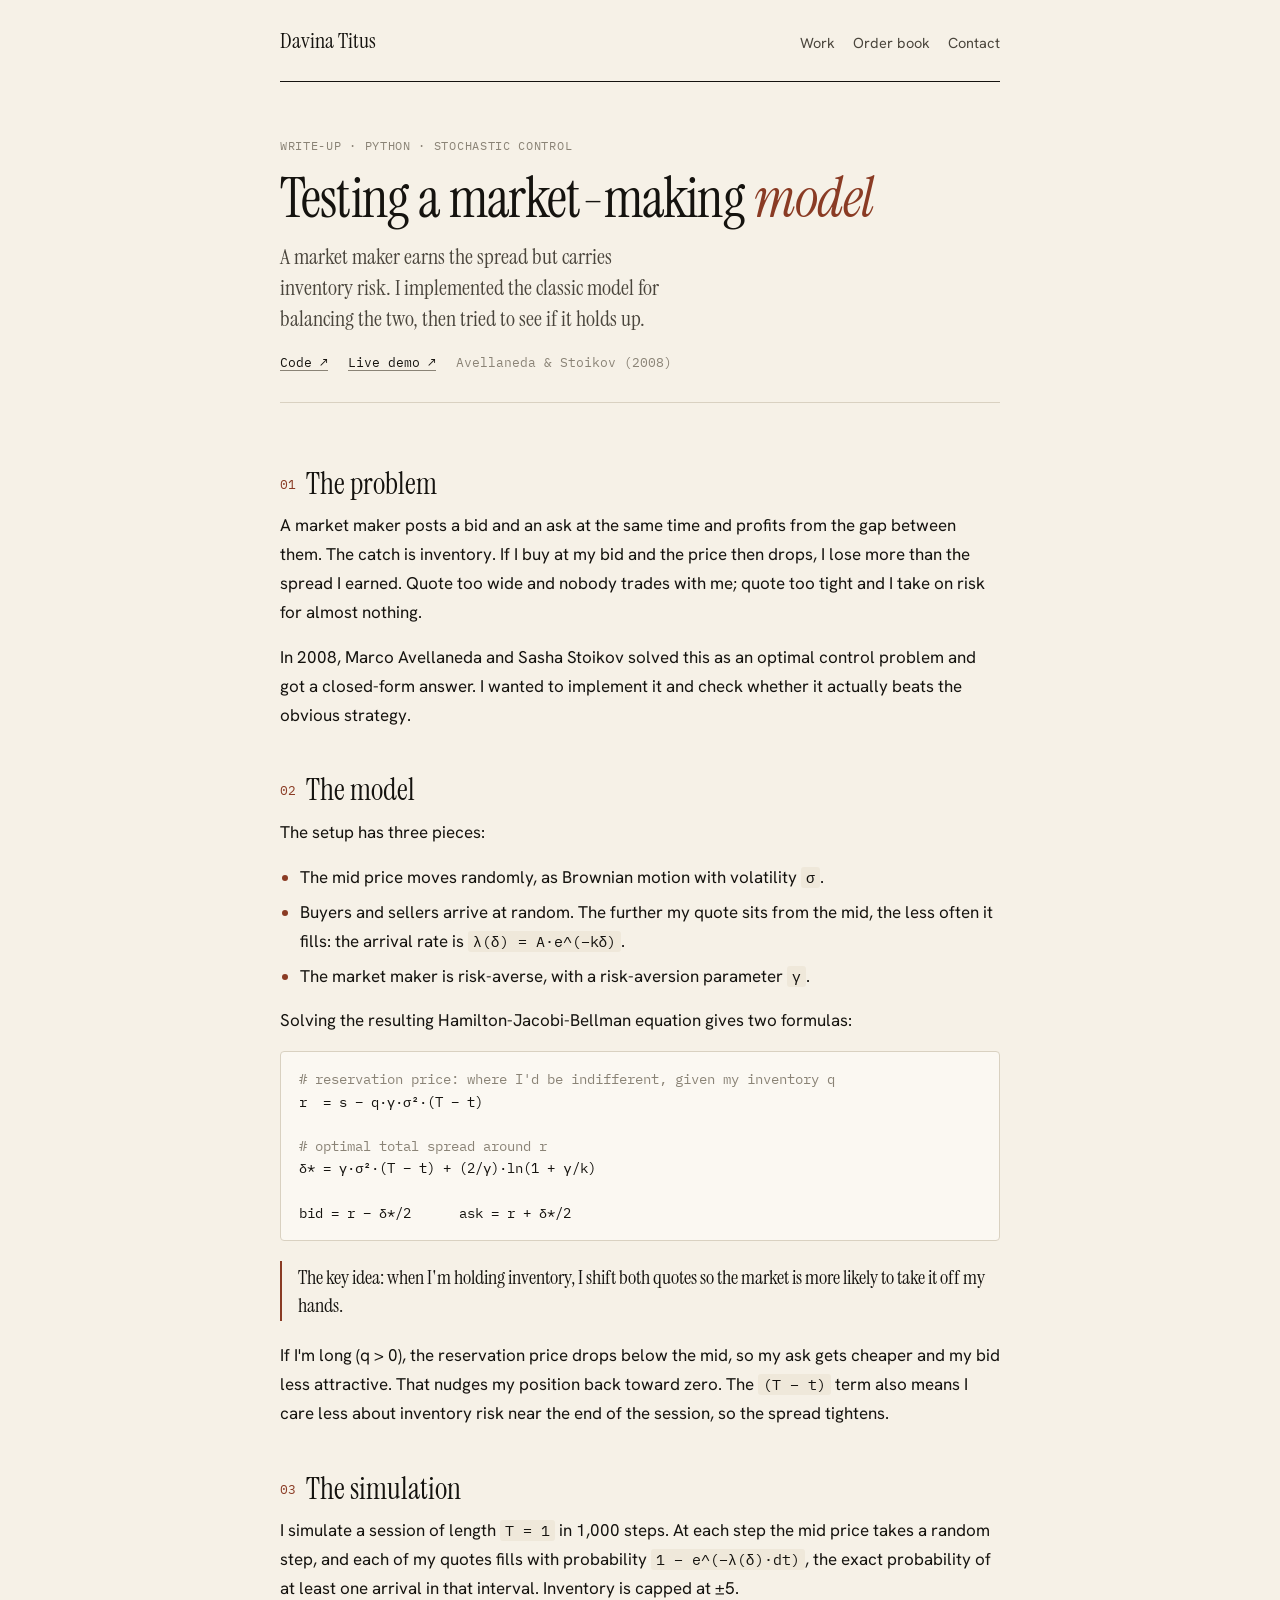
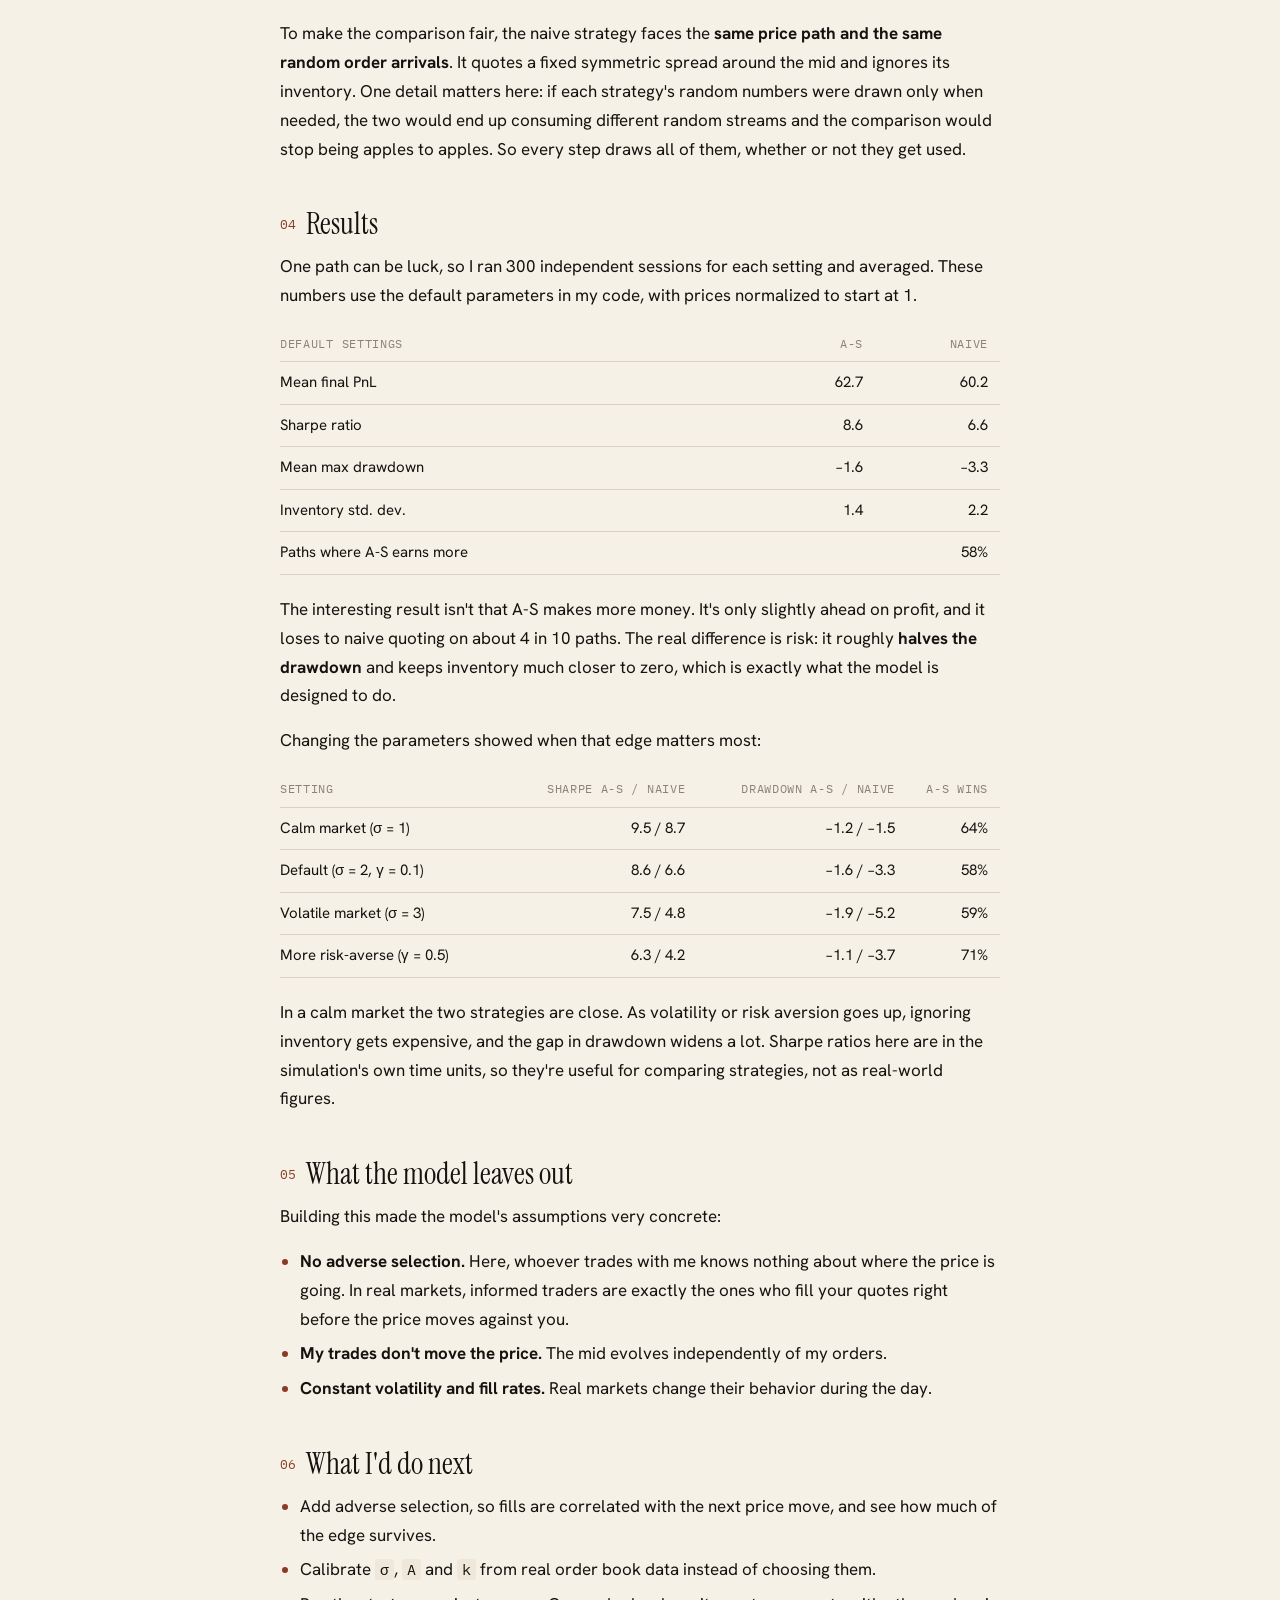
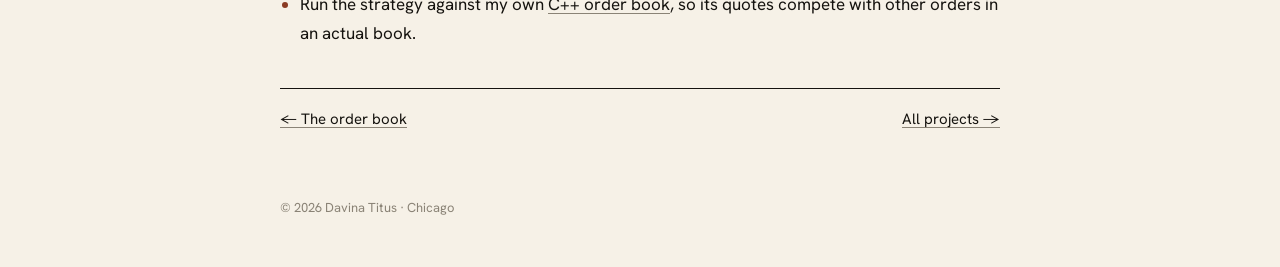
<file: market-maker.html>
<!doctype html>
<html lang="en">
<head>
<meta charset="utf-8">
<meta name="viewport" content="width=device-width, initial-scale=1, viewport-fit=cover">
<title>Testing a Market-Making Model</title>
<meta name="description" content="Implementing the Avellaneda-Stoikov market-making model in Python and testing it against naive quoting with Monte Carlo simulation.">
<meta property="og:type" content="article">
<meta property="og:title" content="Testing the Avellaneda-Stoikov market-making model">
<meta property="og:description" content="Inventory-aware quoting vs. a naive fixed spread, across hundreds of simulated trading sessions.">
<meta property="og:url" content="https://davinatitus.com/market-maker.html">
<meta property="og:image" content="https://davinatitus.com/og.png">
<meta name="twitter:card" content="summary_large_image">
<link rel="icon" href="favicon.svg" type="image/svg+xml">
<link rel="preconnect" href="https://fonts.googleapis.com">
<link rel="stylesheet" href="https://fonts.googleapis.com/css2?family=Instrument+Serif:ital@0;1&family=Hanken+Grotesk:wght@400;500;600&family=IBM+Plex+Mono:wght@400;500&display=swap">
<link rel="stylesheet" href="article.css">
</head>
<body>
<div class="page">
  <header class="mast">
    <a class="me" href="index.html">Davina Titus</a>
    <nav aria-label="Site"><a href="index.html#work">Work</a><a href="orderbook.html">Order book</a><a href="index.html#contact">Contact</a></nav>
  </header>

  <header class="head">
    <span class="label">Write-up · Python · Stochastic control</span>
    <h1>Testing a market-making <em>model</em></h1>
    <p class="dek">A market maker earns the spread but carries inventory risk. I implemented the classic model for balancing the two, then tried to see if it holds up.</p>
    <div class="meta"><a href="https://github.com/davina-titus/avellaneda-stoikov" target="_blank" rel="noopener">Code ↗</a><a href="https://stellar-faun-e1c90a.netlify.app" target="_blank" rel="noopener">Live demo ↗</a><span>Avellaneda &amp; Stoikov (2008)</span></div>
  </header>

  <article>
    <h2><span class="n">01</span>The problem</h2>
    <p>A market maker posts a bid and an ask at the same time and profits from the gap between them. The catch is inventory. If I buy at my bid and the price then drops, I lose more than the spread I earned. Quote too wide and nobody trades with me; quote too tight and I take on risk for almost nothing.</p>
    <p>In 2008, Marco Avellaneda and Sasha Stoikov solved this as an optimal control problem and got a closed-form answer. I wanted to implement it and check whether it actually beats the obvious strategy.</p>

    <h2><span class="n">02</span>The model</h2>
    <p>The setup has three pieces:</p>
    <ul>
      <li>The mid price moves randomly, as Brownian motion with volatility <code>σ</code>.</li>
      <li>Buyers and sellers arrive at random. The further my quote sits from the mid, the less often it fills: the arrival rate is <code>λ(δ) = A·e^(−kδ)</code>.</li>
      <li>The market maker is risk-averse, with a risk-aversion parameter <code>γ</code>.</li>
    </ul>
    <p>Solving the resulting Hamilton-Jacobi-Bellman equation gives two formulas:</p>
<pre><code><span class="c"># reservation price: where I'd be indifferent, given my inventory q</span>
r  = s − q·γ·σ²·(T − t)

<span class="c"># optimal total spread around r</span>
δ* = γ·σ²·(T − t) + (2/γ)·ln(1 + γ/k)

bid = r − δ*/2      ask = r + δ*/2</code></pre>
    <p class="callout">The key idea: when I'm holding inventory, I shift both quotes so the market is more likely to take it off my hands.</p>
    <p>If I'm long (q &gt; 0), the reservation price drops below the mid, so my ask gets cheaper and my bid less attractive. That nudges my position back toward zero. The <code>(T − t)</code> term also means I care less about inventory risk near the end of the session, so the spread tightens.</p>

    <h2><span class="n">03</span>The simulation</h2>
    <p>I simulate a session of length <code>T = 1</code> in 1,000 steps. At each step the mid price takes a random step, and each of my quotes fills with probability <code>1 − e^(−λ(δ)·dt)</code>, the exact probability of at least one arrival in that interval. Inventory is capped at ±5.</p>
    <p>To make the comparison fair, the naive strategy faces the <strong>same price path and the same random order arrivals</strong>. It quotes a fixed symmetric spread around the mid and ignores its inventory. One detail matters here: if each strategy's random numbers were drawn only when needed, the two would end up consuming different random streams and the comparison would stop being apples to apples. So every step draws all of them, whether or not they get used.</p>

    <h2><span class="n">04</span>Results</h2>
    <p>One path can be luck, so I ran 300 independent sessions for each setting and averaged. These numbers use the default parameters in my code, with prices normalized to start at 1.</p>
    <div class="tw"><table>
      <thead><tr><th>Default settings</th><th class="num">A-S</th><th class="num">Naive</th></tr></thead>
      <tbody>
        <tr><td>Mean final PnL</td><td class="num">62.7</td><td class="num">60.2</td></tr>
        <tr><td>Sharpe ratio</td><td class="num">8.6</td><td class="num">6.6</td></tr>
        <tr><td>Mean max drawdown</td><td class="num">−1.6</td><td class="num">−3.3</td></tr>
        <tr><td>Inventory std. dev.</td><td class="num">1.4</td><td class="num">2.2</td></tr>
        <tr><td>Paths where A-S earns more</td><td class="num" colspan="2">58%</td></tr>
      </tbody>
    </table></div>
    <p>The interesting result isn't that A-S makes more money. It's only slightly ahead on profit, and it loses to naive quoting on about 4 in 10 paths. The real difference is risk: it roughly <strong>halves the drawdown</strong> and keeps inventory much closer to zero, which is exactly what the model is designed to do.</p>
    <p>Changing the parameters showed when that edge matters most:</p>
    <div class="tw"><table>
      <thead><tr><th>Setting</th><th class="num">Sharpe A-S / naive</th><th class="num">Drawdown A-S / naive</th><th class="num">A-S wins</th></tr></thead>
      <tbody>
        <tr><td>Calm market (σ = 1)</td><td class="num">9.5 / 8.7</td><td class="num">−1.2 / −1.5</td><td class="num">64%</td></tr>
        <tr><td>Default (σ = 2, γ = 0.1)</td><td class="num">8.6 / 6.6</td><td class="num">−1.6 / −3.3</td><td class="num">58%</td></tr>
        <tr><td>Volatile market (σ = 3)</td><td class="num">7.5 / 4.8</td><td class="num">−1.9 / −5.2</td><td class="num">59%</td></tr>
        <tr><td>More risk-averse (γ = 0.5)</td><td class="num">6.3 / 4.2</td><td class="num">−1.1 / −3.7</td><td class="num">71%</td></tr>
      </tbody>
    </table></div>
    <p>In a calm market the two strategies are close. As volatility or risk aversion goes up, ignoring inventory gets expensive, and the gap in drawdown widens a lot. Sharpe ratios here are in the simulation's own time units, so they're useful for comparing strategies, not as real-world figures.</p>

    <h2><span class="n">05</span>What the model leaves out</h2>
    <p>Building this made the model's assumptions very concrete:</p>
    <ul>
      <li><strong>No adverse selection.</strong> Here, whoever trades with me knows nothing about where the price is going. In real markets, informed traders are exactly the ones who fill your quotes right before the price moves against you.</li>
      <li><strong>My trades don't move the price.</strong> The mid evolves independently of my orders.</li>
      <li><strong>Constant volatility and fill rates.</strong> Real markets change their behavior during the day.</li>
    </ul>

    <h2><span class="n">06</span>What I'd do next</h2>
    <ul>
      <li>Add adverse selection, so fills are correlated with the next price move, and see how much of the edge survives.</li>
      <li>Calibrate <code>σ</code>, <code>A</code> and <code>k</code> from real order book data instead of choosing them.</li>
      <li>Run the strategy against my own <a href="orderbook.html">C++ order book</a>, so its quotes compete with other orders in an actual book.</li>
    </ul>

    <div class="next"><a href="orderbook.html">← The order book</a><a href="index.html#work">All projects →</a></div>
  </article>

  <footer>© 2026 Davina Titus · Chicago</footer>
</div>
</body>
</html>
</file>
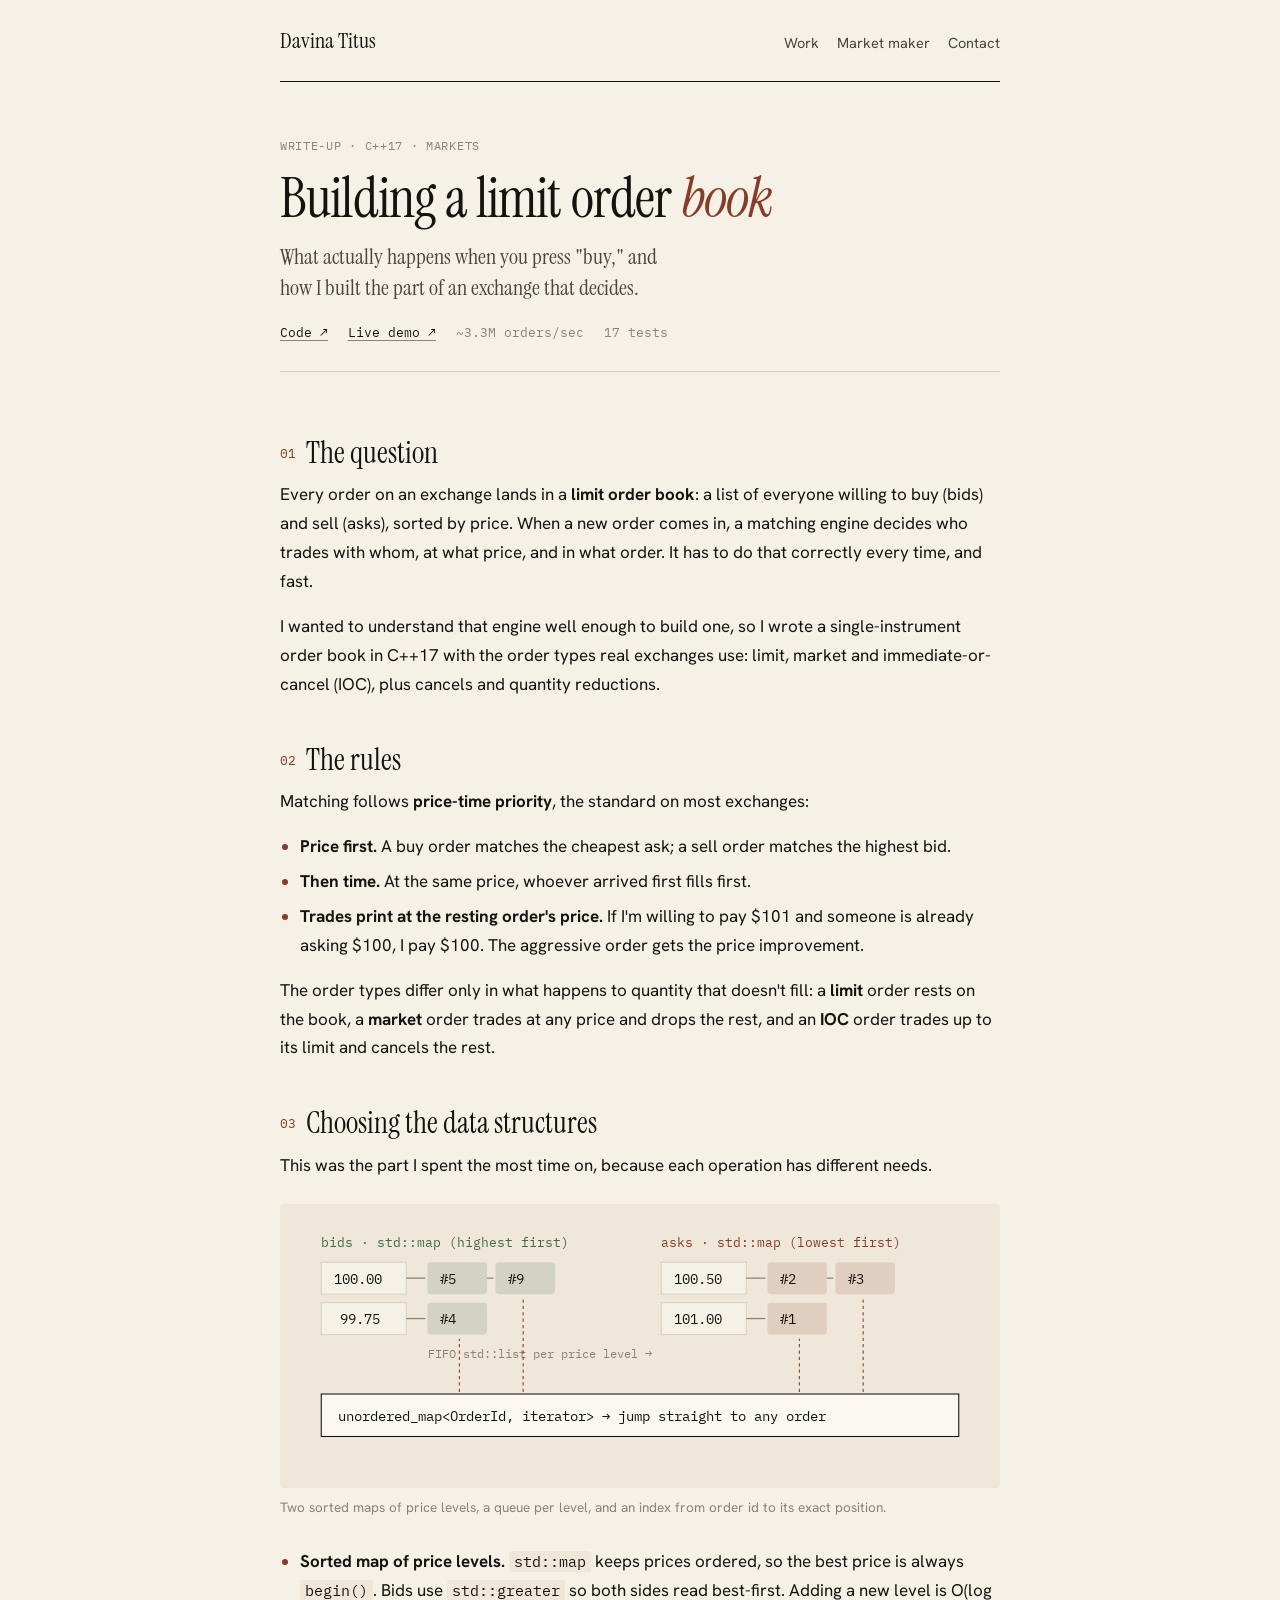
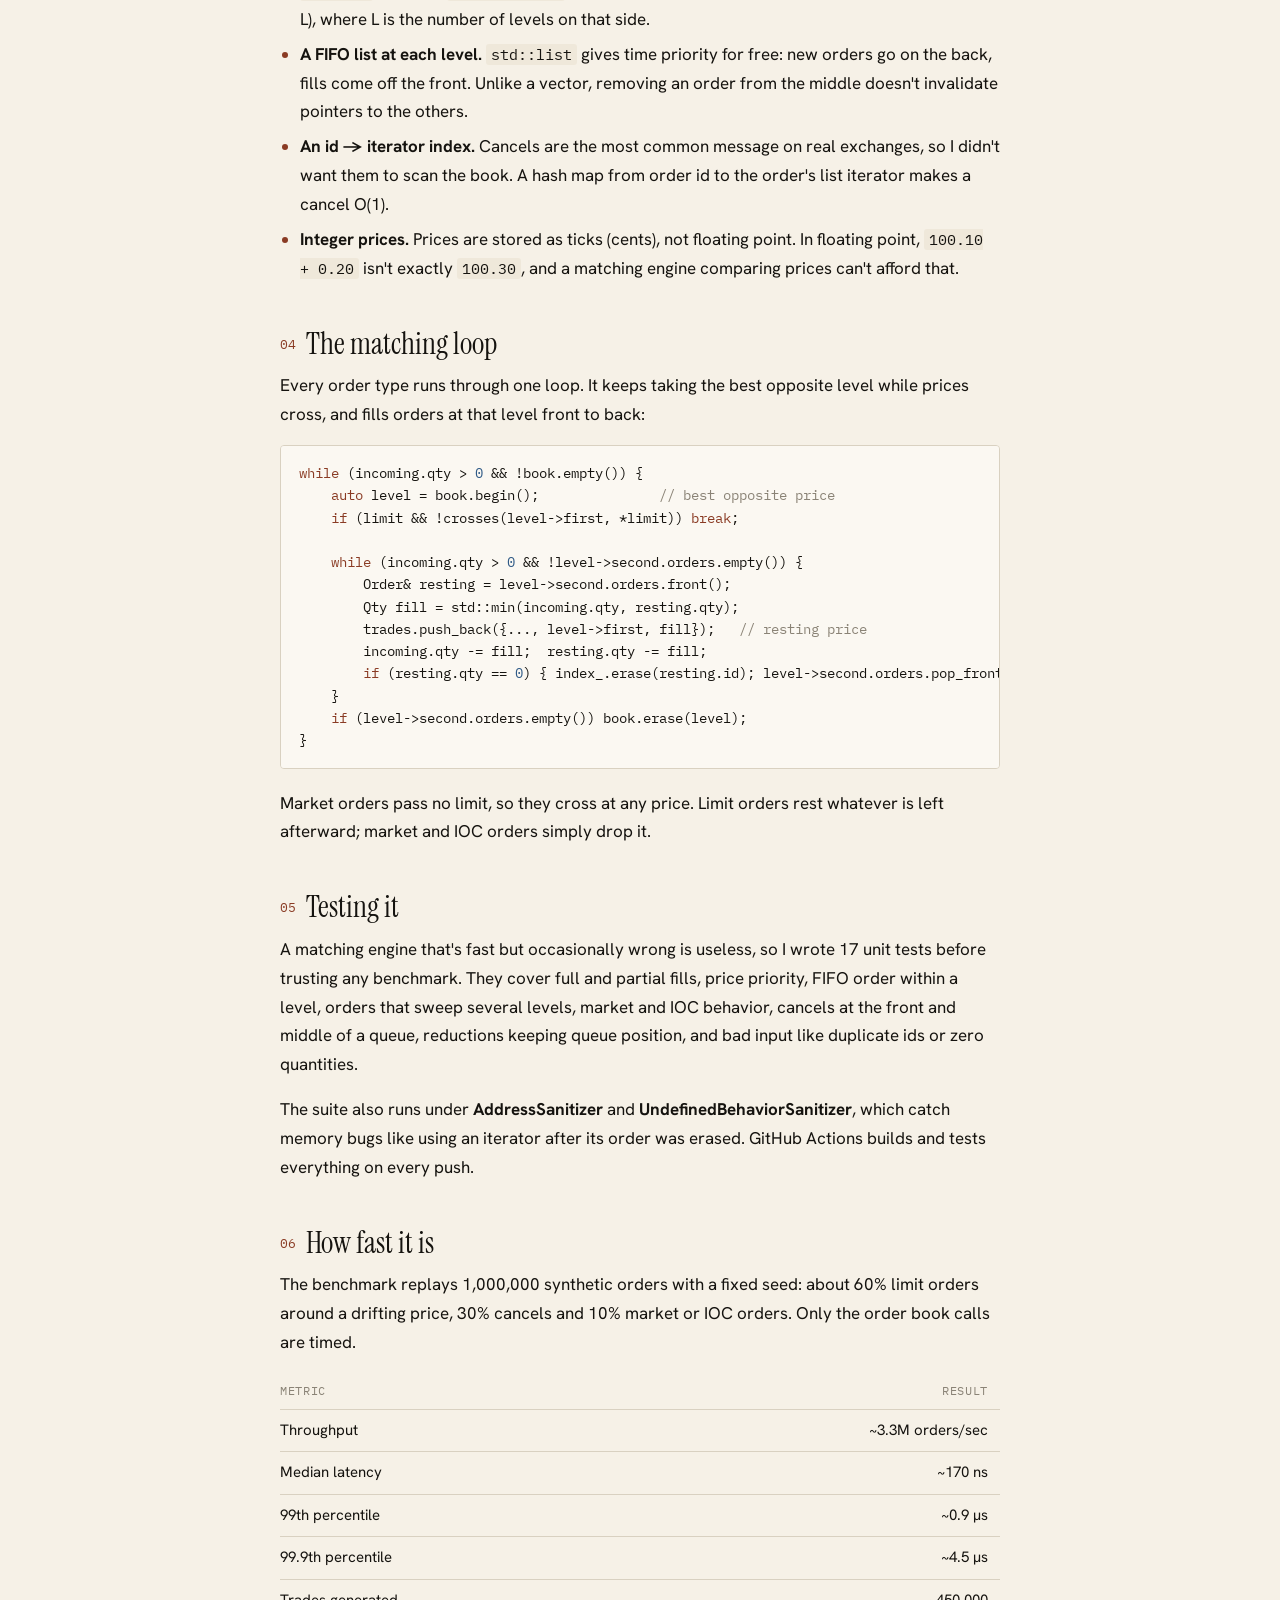
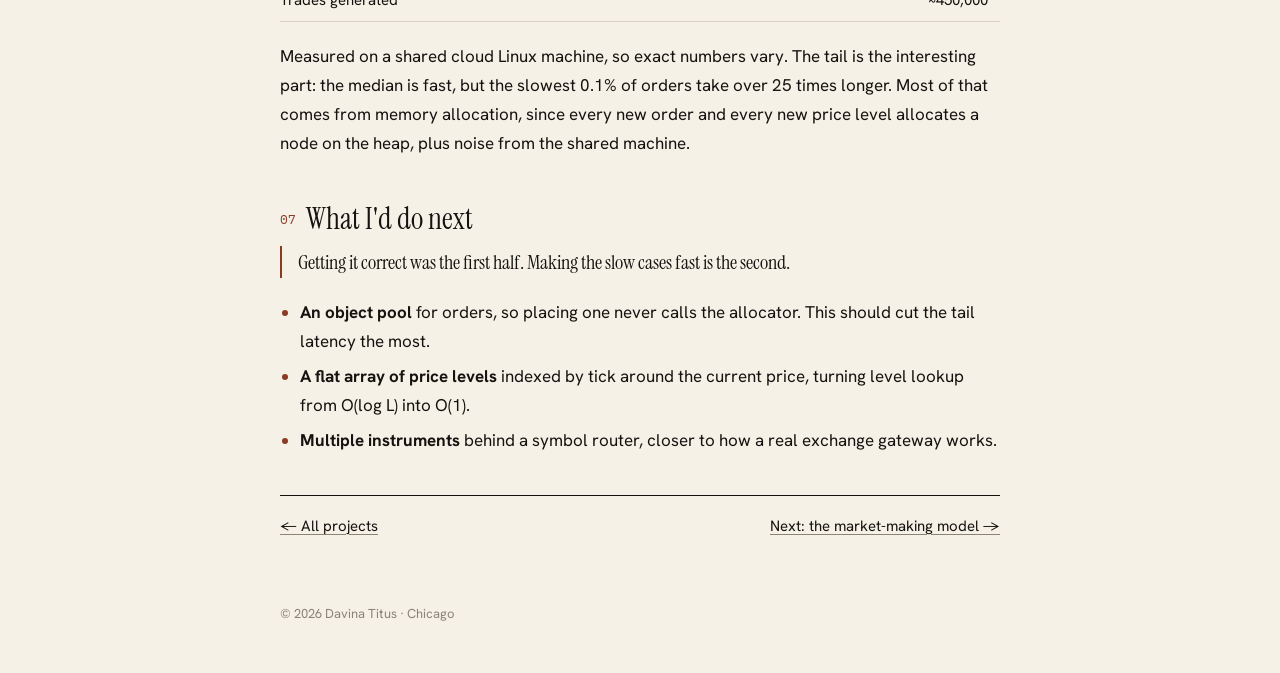
<file: orderbook.html>
<!doctype html>
<html lang="en">
<head>
<meta charset="utf-8">
<meta name="viewport" content="width=device-width, initial-scale=1, viewport-fit=cover">
<title>Building a Limit Order Book</title>
<meta name="description" content="How I built an exchange-style limit order book and matching engine in C++17: data structures, matching rules, testing and benchmarks.">
<meta property="og:type" content="article">
<meta property="og:title" content="Building a Limit Order Book in C++">
<meta property="og:description" content="Data structures, matching rules, testing and benchmarks behind my C++17 matching engine.">
<meta property="og:url" content="https://davinatitus.com/orderbook.html">
<meta property="og:image" content="https://davinatitus.com/og.png">
<meta name="twitter:card" content="summary_large_image">
<link rel="icon" href="favicon.svg" type="image/svg+xml">
<link rel="preconnect" href="https://fonts.googleapis.com">
<link rel="stylesheet" href="https://fonts.googleapis.com/css2?family=Instrument+Serif:ital@0;1&family=Hanken+Grotesk:wght@400;500;600&family=IBM+Plex+Mono:wght@400;500&display=swap">
<link rel="stylesheet" href="article.css">
</head>
<body>
<div class="page">
  <header class="mast">
    <a class="me" href="index.html">Davina Titus</a>
    <nav aria-label="Site"><a href="index.html#work">Work</a><a href="market-maker.html">Market maker</a><a href="index.html#contact">Contact</a></nav>
  </header>

  <header class="head">
    <span class="label">Write-up · C++17 · Markets</span>
    <h1>Building a limit order <em>book</em></h1>
    <p class="dek">What actually happens when you press "buy," and how I built the part of an exchange that decides.</p>
    <div class="meta"><a href="https://github.com/davina-titus/orderbook" target="_blank" rel="noopener">Code ↗</a><a href="https://courageous-frangollo-012c00.netlify.app" target="_blank" rel="noopener">Live demo ↗</a><span>~3.3M orders/sec</span><span>17 tests</span></div>
  </header>

  <article>
    <h2><span class="n">01</span>The question</h2>
    <p>Every order on an exchange lands in a <strong>limit order book</strong>: a list of everyone willing to buy (bids) and sell (asks), sorted by price. When a new order comes in, a matching engine decides who trades with whom, at what price, and in what order. It has to do that correctly every time, and fast.</p>
    <p>I wanted to understand that engine well enough to build one, so I wrote a single-instrument order book in C++17 with the order types real exchanges use: limit, market and immediate-or-cancel (IOC), plus cancels and quantity reductions.</p>

    <h2><span class="n">02</span>The rules</h2>
    <p>Matching follows <strong>price-time priority</strong>, the standard on most exchanges:</p>
    <ul>
      <li><strong>Price first.</strong> A buy order matches the cheapest ask; a sell order matches the highest bid.</li>
      <li><strong>Then time.</strong> At the same price, whoever arrived first fills first.</li>
      <li><strong>Trades print at the resting order's price.</strong> If I'm willing to pay $101 and someone is already asking $100, I pay $100. The aggressive order gets the price improvement.</li>
    </ul>
    <p>The order types differ only in what happens to quantity that doesn't fill: a <strong>limit</strong> order rests on the book, a <strong>market</strong> order trades at any price and drops the rest, and an <strong>IOC</strong> order trades up to its limit and cancels the rest.</p>

    <h2><span class="n">03</span>Choosing the data structures</h2>
    <p>This was the part I spent the most time on, because each operation has different needs.</p>
    <figure>
      <div class="plate">
        <svg viewBox="0 0 640 230" role="img" aria-label="Bids and asks stored as sorted maps of price levels, each level a FIFO queue of orders, with a hash map from order id to its position for O(1) cancels">
          <text x="20" y="22" font-family="IBM Plex Mono, monospace" font-size="12" fill="#3f6a46">bids · std::map (highest first)</text>
          <text x="340" y="22" font-family="IBM Plex Mono, monospace" font-size="12" fill="#8a3b24">asks · std::map (lowest first)</text>
          <g font-family="IBM Plex Mono, monospace" font-size="13" fill="#15130f">
            <rect x="20" y="36" width="80" height="30" fill="#f6f1e7" stroke="#d9d1c1"></rect><text x="32" y="56">100.00</text>
            <rect x="20" y="74" width="80" height="30" fill="#f6f1e7" stroke="#d9d1c1"></rect><text x="38" y="94">99.75</text>
            <rect x="120" y="36" width="56" height="30" rx="3" fill="rgba(63,106,70,.16)"></rect><text x="132" y="56">#5</text>
            <rect x="184" y="36" width="56" height="30" rx="3" fill="rgba(63,106,70,.16)"></rect><text x="196" y="56">#9</text>
            <rect x="120" y="74" width="56" height="30" rx="3" fill="rgba(63,106,70,.16)"></rect><text x="132" y="94">#4</text>
            <rect x="340" y="36" width="80" height="30" fill="#f6f1e7" stroke="#d9d1c1"></rect><text x="352" y="56">100.50</text>
            <rect x="340" y="74" width="80" height="30" fill="#f6f1e7" stroke="#d9d1c1"></rect><text x="352" y="94">101.00</text>
            <rect x="440" y="36" width="56" height="30" rx="3" fill="rgba(138,59,36,.14)"></rect><text x="452" y="56">#2</text>
            <rect x="504" y="36" width="56" height="30" rx="3" fill="rgba(138,59,36,.14)"></rect><text x="516" y="56">#3</text>
            <rect x="440" y="74" width="56" height="30" rx="3" fill="rgba(138,59,36,.14)"></rect><text x="452" y="94">#1</text>
          </g>
          <g stroke="#8a8376" stroke-width="1.2" fill="none">
            <path d="M100 51 H118"></path><path d="M176 51 H182"></path><path d="M100 89 H118"></path>
            <path d="M420 51 H438"></path><path d="M496 51 H502"></path><path d="M420 89 H438"></path>
          </g>
          <text x="120" y="126" font-family="IBM Plex Mono, monospace" font-size="11.5" fill="#8a8376">FIFO std::list per price level →</text>
          <rect x="20" y="160" width="600" height="40" fill="#fbf8f2" stroke="#15130f"></rect>
          <text x="36" y="185" font-family="IBM Plex Mono, monospace" font-size="13" fill="#15130f">unordered_map&lt;OrderId, iterator&gt;  →  jump straight to any order</text>
          <path d="M150 158 V108 M210 158 V68 M470 158 V108 M530 158 V68" stroke="#8a3b24" stroke-width="1" stroke-dasharray="3 3"></path>
        </svg>
      </div>
      <figcaption>Two sorted maps of price levels, a queue per level, and an index from order id to its exact position.</figcaption>
    </figure>
    <ul>
      <li><strong>Sorted map of price levels.</strong> <code>std::map</code> keeps prices ordered, so the best price is always <code>begin()</code>. Bids use <code>std::greater</code> so both sides read best-first. Adding a new level is O(log L), where L is the number of levels on that side.</li>
      <li><strong>A FIFO list at each level.</strong> <code>std::list</code> gives time priority for free: new orders go on the back, fills come off the front. Unlike a vector, removing an order from the middle doesn't invalidate pointers to the others.</li>
      <li><strong>An id → iterator index.</strong> Cancels are the most common message on real exchanges, so I didn't want them to scan the book. A hash map from order id to the order's list iterator makes a cancel O(1).</li>
      <li><strong>Integer prices.</strong> Prices are stored as ticks (cents), not floating point. In floating point, <code>100.10 + 0.20</code> isn't exactly <code>100.30</code>, and a matching engine comparing prices can't afford that.</li>
    </ul>

    <h2><span class="n">04</span>The matching loop</h2>
    <p>Every order type runs through one loop. It keeps taking the best opposite level while prices cross, and fills orders at that level front to back:</p>
<pre><code><span class="k">while</span> (incoming.qty &gt; <span class="t">0</span> &amp;&amp; !book.empty()) {
    <span class="k">auto</span> level = book.begin();               <span class="c">// best opposite price</span>
    <span class="k">if</span> (limit &amp;&amp; !crosses(level-&gt;first, *limit)) <span class="k">break</span>;

    <span class="k">while</span> (incoming.qty &gt; <span class="t">0</span> &amp;&amp; !level-&gt;second.orders.empty()) {
        Order&amp; resting = level-&gt;second.orders.front();
        Qty fill = std::min(incoming.qty, resting.qty);
        trades.push_back({..., level-&gt;first, fill});   <span class="c">// resting price</span>
        incoming.qty -= fill;  resting.qty -= fill;
        <span class="k">if</span> (resting.qty == <span class="t">0</span>) { index_.erase(resting.id); level-&gt;second.orders.pop_front(); }
    }
    <span class="k">if</span> (level-&gt;second.orders.empty()) book.erase(level);
}</code></pre>
    <p>Market orders pass no limit, so they cross at any price. Limit orders rest whatever is left afterward; market and IOC orders simply drop it.</p>

    <h2><span class="n">05</span>Testing it</h2>
    <p>A matching engine that's fast but occasionally wrong is useless, so I wrote 17 unit tests before trusting any benchmark. They cover full and partial fills, price priority, FIFO order within a level, orders that sweep several levels, market and IOC behavior, cancels at the front and middle of a queue, reductions keeping queue position, and bad input like duplicate ids or zero quantities.</p>
    <p>The suite also runs under <strong>AddressSanitizer</strong> and <strong>UndefinedBehaviorSanitizer</strong>, which catch memory bugs like using an iterator after its order was erased. GitHub Actions builds and tests everything on every push.</p>

    <h2><span class="n">06</span>How fast it is</h2>
    <p>The benchmark replays 1,000,000 synthetic orders with a fixed seed: about 60% limit orders around a drifting price, 30% cancels and 10% market or IOC orders. Only the order book calls are timed.</p>
    <div class="tw"><table>
      <thead><tr><th>Metric</th><th class="num">Result</th></tr></thead>
      <tbody>
        <tr><td>Throughput</td><td class="num">~3.3M orders/sec</td></tr>
        <tr><td>Median latency</td><td class="num">~170 ns</td></tr>
        <tr><td>99th percentile</td><td class="num">~0.9 µs</td></tr>
        <tr><td>99.9th percentile</td><td class="num">~4.5 µs</td></tr>
        <tr><td>Trades generated</td><td class="num">~450,000</td></tr>
      </tbody>
    </table></div>
    <p>Measured on a shared cloud Linux machine, so exact numbers vary. The tail is the interesting part: the median is fast, but the slowest 0.1% of orders take over 25 times longer. Most of that comes from memory allocation, since every new order and every new price level allocates a node on the heap, plus noise from the shared machine.</p>

    <h2><span class="n">07</span>What I'd do next</h2>
    <p class="callout">Getting it correct was the first half. Making the slow cases fast is the second.</p>
    <ul>
      <li><strong>An object pool</strong> for orders, so placing one never calls the allocator. This should cut the tail latency the most.</li>
      <li><strong>A flat array of price levels</strong> indexed by tick around the current price, turning level lookup from O(log L) into O(1).</li>
      <li><strong>Multiple instruments</strong> behind a symbol router, closer to how a real exchange gateway works.</li>
    </ul>

    <div class="next"><a href="index.html#work">← All projects</a><a href="market-maker.html">Next: the market-making model →</a></div>
  </article>

  <footer>© 2026 Davina Titus · Chicago</footer>
</div>
</body>
</html>
</file>
<file: article.css>
/* Shared write-up style: same editorial system as the homepage. Light ivory only, by choice. */
:root{
  --paper:#f6f1e7; --plate:#efe8da; --ink:#15130f; --ink-2:#4a453c; --ink-3:#8a8376; --rule:#d9d1c1;
  --mark:#8a3b24; --mark-soft:rgba(138,59,36,.14); --green:#3f6a46;
  --serif:"Instrument Serif", "Iowan Old Style", "Palatino Linotype", Georgia, serif;
  --sans:"Hanken Grotesk", "Helvetica Neue", Arial, sans-serif;
  --mono:"IBM Plex Mono", ui-monospace, Menlo, monospace;
  color-scheme:light;
}
*{box-sizing:border-box}
html{scroll-behavior:smooth}
body{margin:0;background:var(--paper);color:var(--ink);font-family:var(--sans);font-size:17px;line-height:1.7;
  padding-left:max(20px,env(safe-area-inset-left,0px));padding-right:max(20px,env(safe-area-inset-right,0px));-webkit-font-smoothing:antialiased}
a{color:inherit;text-decoration:underline;text-decoration-thickness:1px;text-underline-offset:3px;text-decoration-color:var(--ink-3)}
a:hover{color:var(--mark);text-decoration-color:var(--mark)}
a:focus-visible{outline:2px solid var(--ink);outline-offset:3px}
.page{max-width:720px;margin:0 auto}
.mast{display:flex;justify-content:space-between;align-items:baseline;gap:16px;flex-wrap:wrap;padding-block:22px;border-bottom:1px solid var(--ink)}
.mast .me{font-family:var(--serif);font-size:22px;text-decoration:none}
.mast nav{display:flex;gap:18px;font-size:14.5px}
.mast nav a{text-decoration:none;color:var(--ink-2)}
.label{font-family:var(--mono);font-size:11.5px;letter-spacing:.06em;text-transform:uppercase;color:var(--ink-3)}
header.head{padding-block:48px 28px;border-bottom:1px solid var(--rule)}
h1{font-family:var(--serif);font-weight:400;font-size:clamp(36px,6vw,56px);line-height:1.05;letter-spacing:-.015em;margin:10px 0 14px;text-wrap:balance}
h1 em{font-style:italic;color:var(--mark)}
.dek{font-family:var(--serif);font-size:clamp(19px,2.2vw,22px);line-height:1.4;color:var(--ink-2);margin:0 0 18px;max-width:40ch}
.meta{display:flex;flex-wrap:wrap;gap:8px 20px;font-family:var(--mono);font-size:12.5px;color:var(--ink-3)}
.meta a{color:var(--ink)}
article{padding-block:20px 40px}
h2{font-family:var(--serif);font-weight:400;font-size:30px;line-height:1.15;margin:44px 0 10px;text-wrap:balance}
h2 .n{font-family:var(--mono);font-size:13px;color:var(--mark);margin-right:10px;vertical-align:5px}
p{margin:0 0 16px}
ul{margin:0 0 16px;padding-left:20px}
li{margin-bottom:6px}
li::marker{color:var(--mark)}
code{font-family:var(--mono);font-size:.86em;background:var(--plate);padding:1px 5px;border-radius:3px}
pre{font-family:var(--mono);font-size:13.5px;line-height:1.65;background:#fbf8f2;border:1px solid var(--rule);border-radius:4px;padding:16px 18px;overflow-x:auto;margin:0 0 20px}
pre code{background:none;padding:0;font-size:inherit}
.k{color:var(--mark)}.s{color:var(--green)}.c{color:var(--ink-3)}.t{color:#2f5a86}
figure{margin:24px 0 28px}
figcaption{font-size:13.5px;color:var(--ink-3);margin-top:8px}
.plate{background:var(--plate);border-radius:4px;padding:20px;overflow-x:auto}
.plate svg{display:block;width:100%;height:auto;min-width:520px}
.tw{overflow-x:auto;margin:0 0 20px}
table{border-collapse:collapse;width:100%;font-size:15px;font-variant-numeric:tabular-nums}
th,td{text-align:left;padding:8px 12px 8px 0;border-bottom:1px solid var(--rule);white-space:nowrap}
th{font-family:var(--mono);font-size:11.5px;letter-spacing:.06em;text-transform:uppercase;color:var(--ink-3);font-weight:400}
td.num,th.num{text-align:right}
.callout{border-left:2px solid var(--mark);padding:2px 0 2px 16px;margin:0 0 20px;font-family:var(--serif);font-size:20px;line-height:1.4}
.next{border-top:1px solid var(--ink);margin-top:40px;padding-top:18px;display:flex;justify-content:space-between;gap:16px;flex-wrap:wrap;font-size:15px}
footer{padding-block:24px 48px;font-size:13px;color:var(--ink-3)}
</file>
